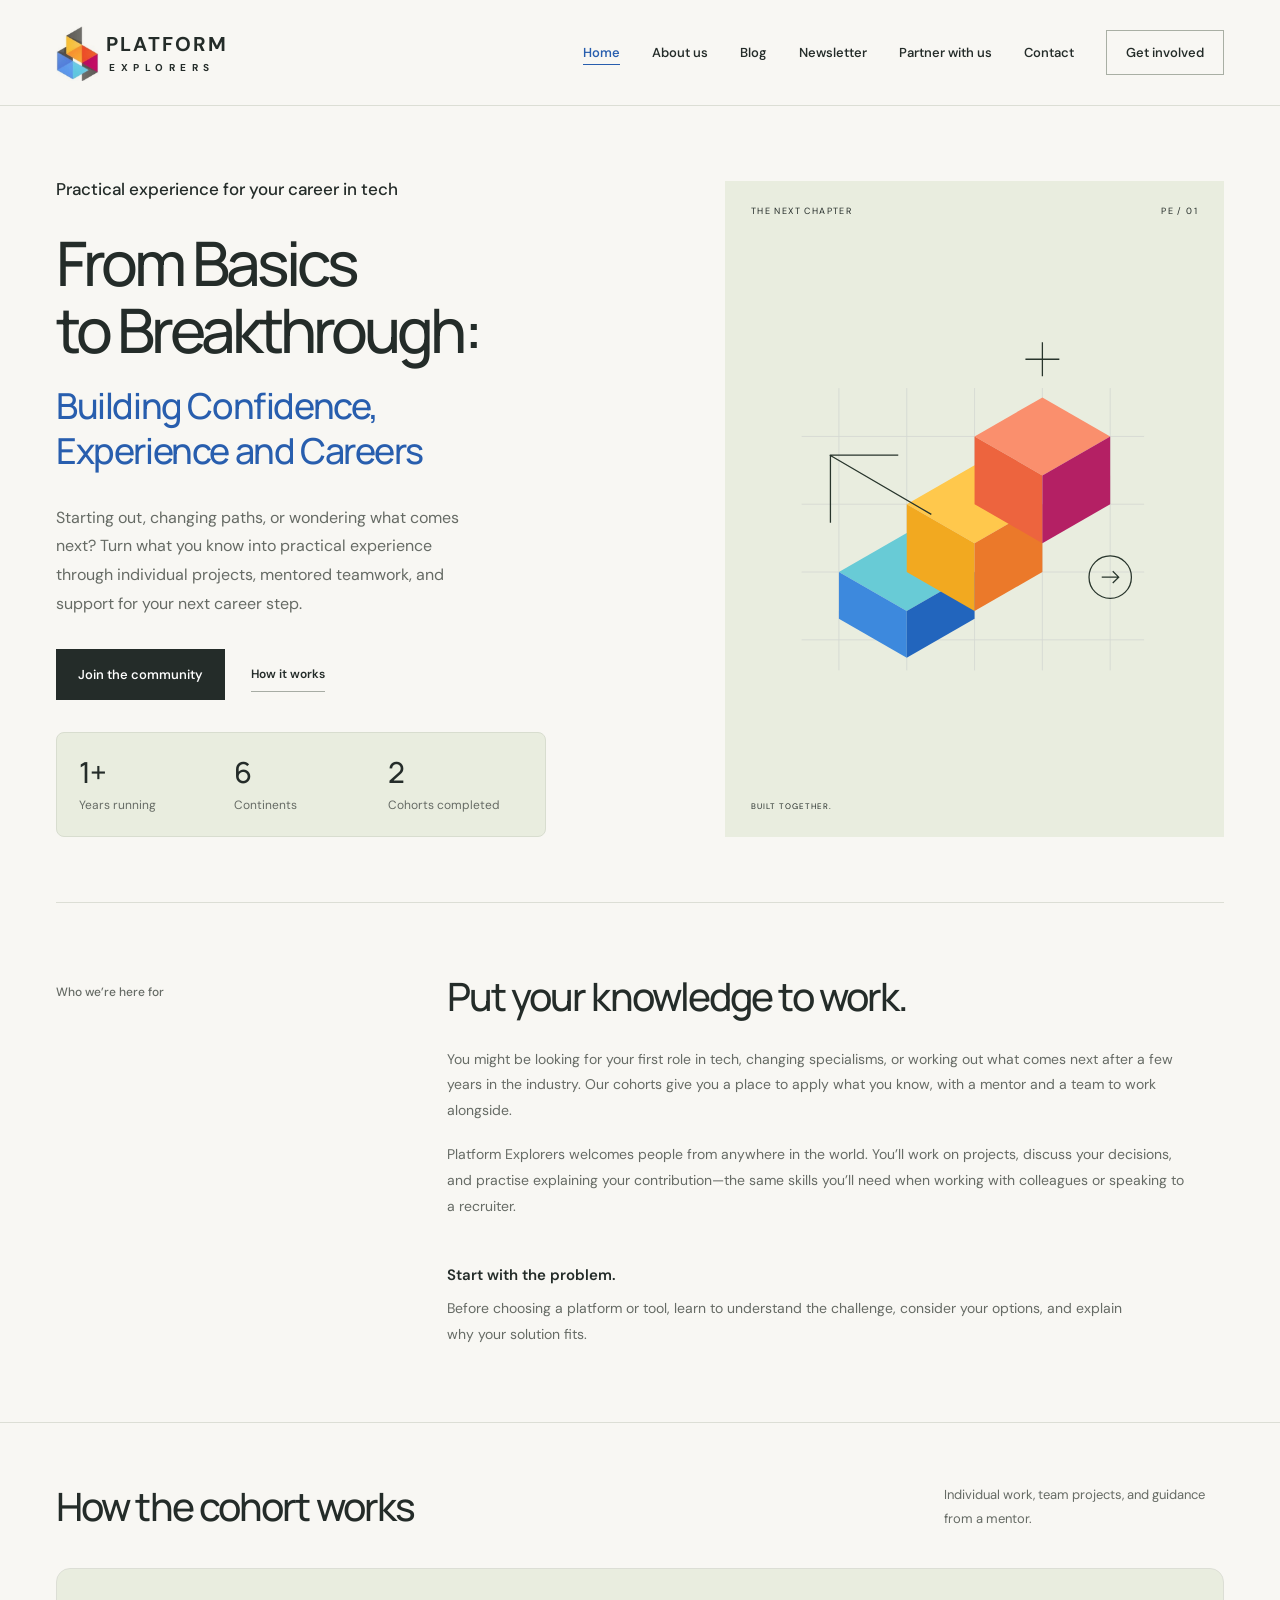
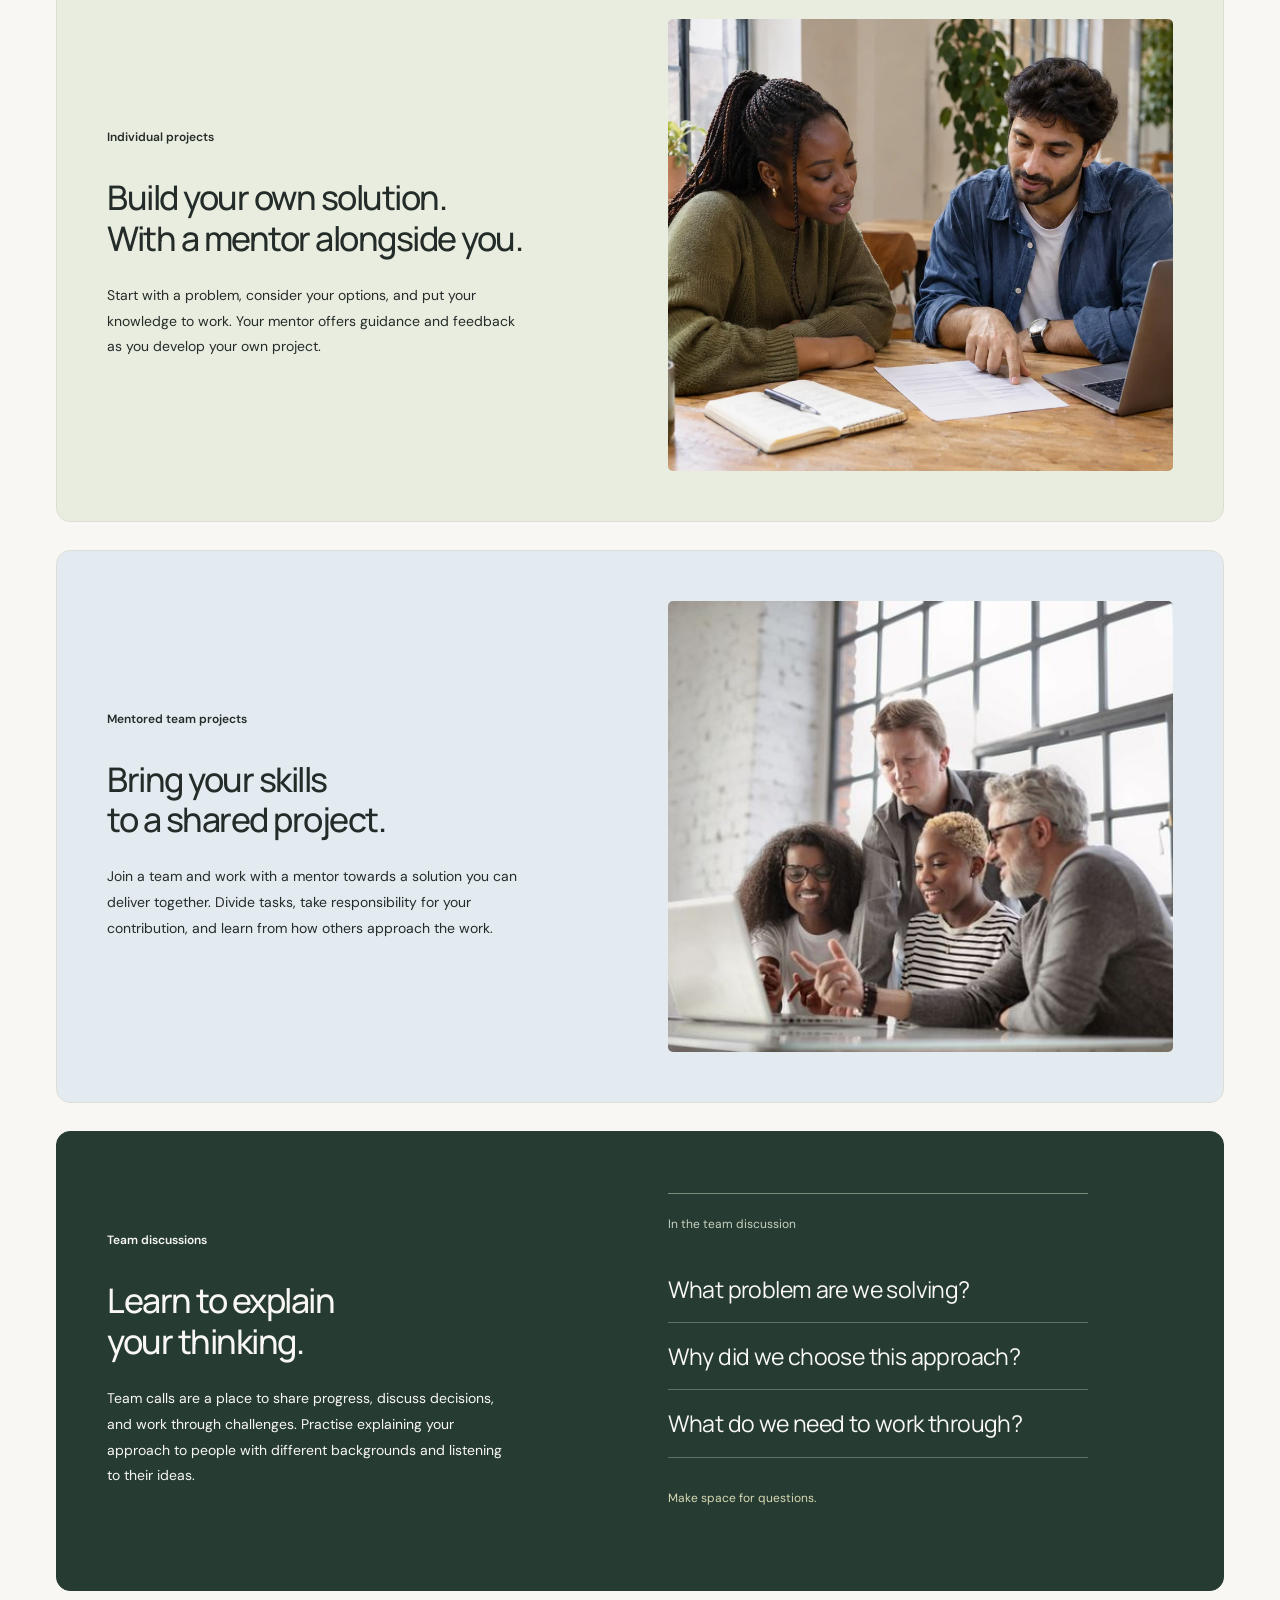
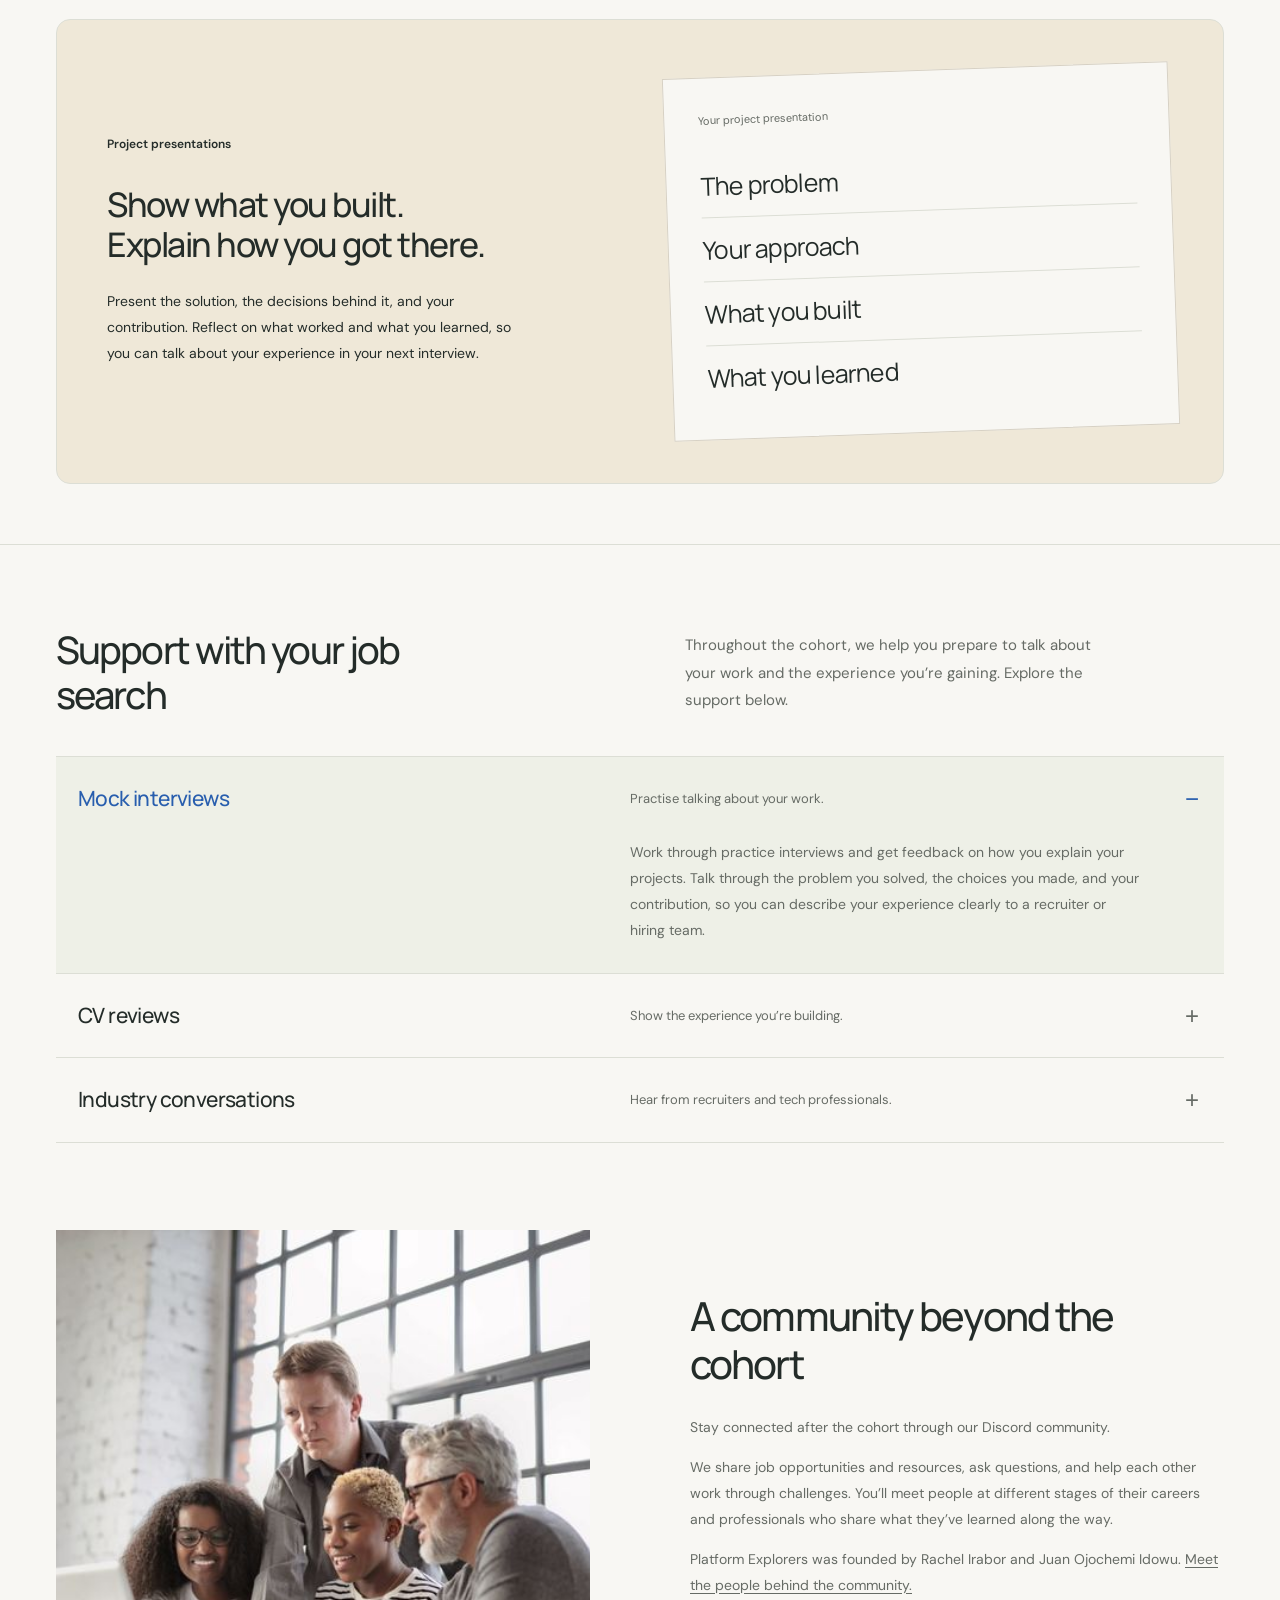
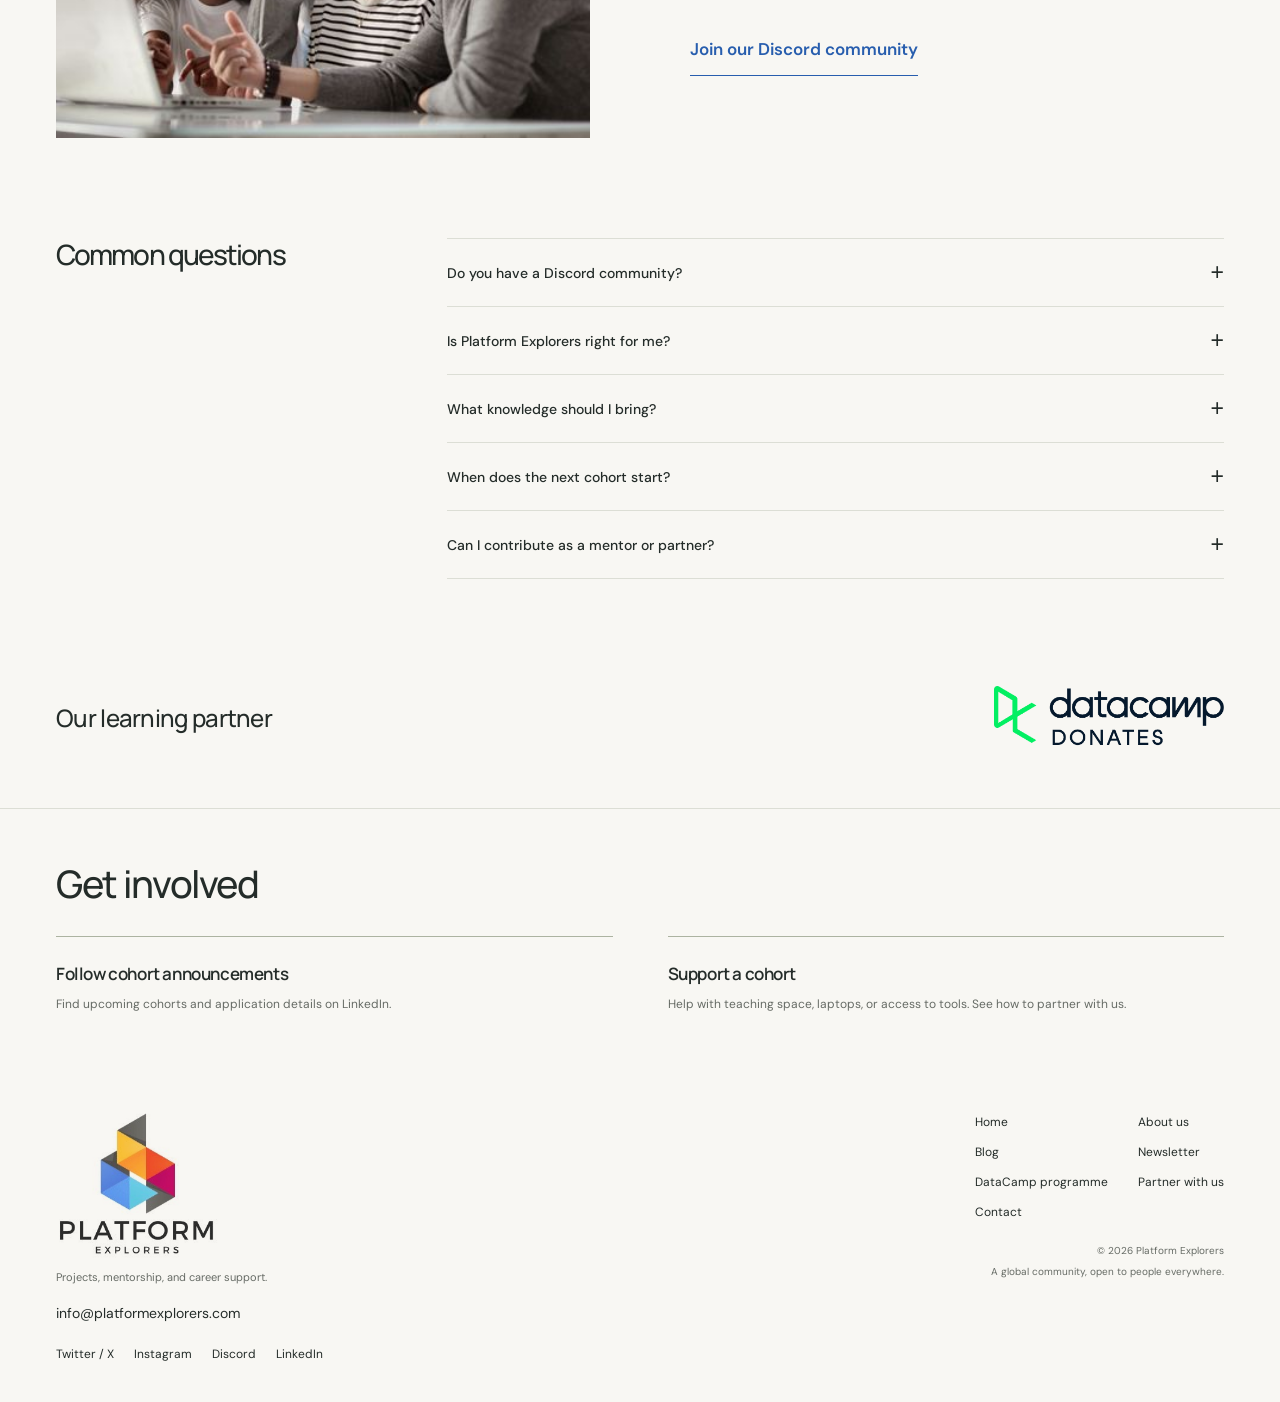
<file: index.html>
<!doctype html>
<html lang="en">
<head>
  <meta charset="utf-8">
  <meta name="viewport" content="width=device-width, initial-scale=1">
  <meta name="theme-color" content="#f6f5f1">
  <meta name="description" content="Starting out, changing paths, or planning your next step in tech? Build practical experience through individual projects, mentored teamwork, communication, and career support with Platform Explorers.">
  <title>Platform Explorers — Put your skills to work.</title>
  <link rel="canonical" href="https://platformexplorers.com/">
  <meta property="og:type" content="website">
  <meta property="og:site_name" content="Platform Explorers">
  <meta property="og:url" content="https://platformexplorers.com/">
  <meta property="og:title" content="Platform Explorers — Put your skills to work.">
  <meta property="og:description" content="Starting out, changing paths, or planning your next step in tech? Build practical experience through individual projects, mentored teamwork, communication, and career support with Platform Explorers.">
  <link rel="icon" href="assets/favicon.svg" type="image/svg+xml">
  <link rel="stylesheet" href="styles.css">
  <link rel="stylesheet" href="home.css">
  <script src="script.js" defer></script>
</head>
<body>
  <a class="skip" href="#main">Skip to content</a>
  <header class="header">
    <a class="brand" href="#" aria-label="Platform Explorers home"><span class="logo-crop"><img src="assets/logo.jpg" alt=""></span><span>PLATFORM<span class="brand-small">EXPLORERS</span></span></a>
    <button class="menu-toggle" aria-expanded="false" aria-controls="navigation">Menu <span>＋</span></button>
    <nav id="navigation" aria-label="Main navigation"><a href="index.html" aria-current="page">Home</a><a href="about.html">About us</a><a href="blog.html">Blog</a><a href="newsletter.html">Newsletter</a><a href="partners.html">Partner with us</a><a href="contact.html">Contact</a><a class="nav-cta" href="#get-involved">Get involved </a></nav>
  </header>
  <main id="main">
    <section class="hero wrap">
      <div class="hero-copy"><p class="eyebrow">Practical experience for your career in tech</p><h1>From Basics<br>to Breakthrough:<span class="hero-headline-detail">Building Confidence,<br>Experience and Careers</span></h1><p class="hero-intro">Starting out, changing paths, or wondering what comes next? Turn what you know into practical experience through individual projects, mentored teamwork, and support for your next career step.</p><div class="hero-actions"><a class="button primary" href="https://discord.gg/9USF3U8Ch" target="_blank" rel="noopener noreferrer">Join the community</a><a class="text-link" href="#cohort">How it works</a></div>
        <dl class="hero-milestones" aria-label="Our community so far">
          <div><dt>Years running</dt><dd>1+</dd></div>
          <div><dt>Continents</dt><dd>6</dd></div>
          <div><dt>Cohorts completed</dt><dd>2</dd></div>
        </dl>
      </div>
      <div class="hero-art" aria-label="An illustrated path from foundational skills to practical experience">
        <div class="art-top"><span>THE NEXT CHAPTER</span><span>PE / 01</span></div>
        <svg class="path-art" viewBox="0 0 500 460" fill="none" role="img" aria-label="Colorful building blocks forming an upward path"><path d="M46 382H450M46 302H450M46 222H450M46 142H450M90 85V418M170 85V418M250 85V418M330 85V418M410 85V418" stroke="#d5d8d3" stroke-width="1"/><path d="M90 302L170 256L250 302L170 348Z" fill="#68cbd6"/><path d="M90 302V357L170 403V348Z" fill="#3d89dd"/><path d="M170 348L250 302V357L170 403Z" fill="#2265bd"/><path d="M170 222L250 176L330 222L250 268Z" fill="#ffc84c"/><path d="M170 222V302L250 348V268Z" fill="#f2a920"/><path d="M250 268L330 222V302L250 348Z" fill="#eb792a"/><path d="M250 142L330 96L410 142L330 188Z" fill="#fa8f6d"/><path d="M250 142V222L330 268V188Z" fill="#ed643e"/><path d="M330 188L410 142V222L330 268Z" fill="#b42064"/><path d="M80 244V164H160M79 164L199 234" stroke="#28352c" stroke-width="1.5"/><path d="M330 71V31M310 51H350" stroke="#28352c" stroke-width="1.5"/><circle cx="410" cy="308" r="25" stroke="#28352c" stroke-width="1.5"/><path d="M400 308H420M413 301L420 308L413 315" stroke="#28352c" stroke-width="1.5"/></svg>
        <div class="art-bottom"><span class="art-label">BUILT TOGETHER. </span></div>
      </div>
    </section>
    <section class="intro-section wrap" id="approach"><p class="eyebrow section-label">Who we’re here for</p><div><h2>Put your knowledge to work.</h2><div class="intro-columns"><p>You might be looking for your first role in tech, changing specialisms, or working out what comes next after a few years in the industry. Our cohorts give you a place to apply what you know, with a mentor and a team to work alongside.</p><p>Platform Explorers welcomes people from anywhere in the world. You’ll work on projects, discuss your decisions, and practise explaining your contribution—the same skills you’ll need when working with colleagues or speaking to a recruiter.</p></div><p class="note"><span>Start with the problem.</span> Before choosing a platform or tool, learn to understand the challenge, consider your options, and explain why your solution fits.</p></div></section>
    <section class="experience-section" id="cohort" aria-labelledby="cohort-heading">
      <div class="wrap">
        <div class="section-heading"><div><h2 id="cohort-heading">How the cohort works</h2></div><p>Individual work, team projects, and guidance from a mentor.</p></div>
        <div class="cohort-panels">
          <article class="cohort-panel cohort-individual">
            <div class="cohort-panel-copy"><p class="cohort-stage">Individual projects</p><h3>Build your own solution.<br>With a mentor alongside you.</h3><p>Start with a problem, consider your options, and put your knowledge to work. Your mentor offers guidance and feedback as you develop your own project.</p></div>
            <div class="cohort-panel-image"><img src="assets/career-mentoring.webp" width="1200" height="800" alt="Illustrative scene of a participant reviewing their work with a mentor" loading="lazy" decoding="async"></div>
          </article>
          <article class="cohort-panel cohort-team">
            <div class="cohort-panel-copy"><p class="cohort-stage">Mentored team projects</p><h3>Bring your skills<br>to a shared project.</h3><p>Join a team and work with a mentor towards a solution you can deliver together. Divide tasks, take responsibility for your contribution, and learn from how others approach the work.</p></div>
            <div class="cohort-panel-image"><img src="assets/community-collaboration-1200.jpg" srcset="assets/community-collaboration-640.jpg 640w, assets/community-collaboration-1200.jpg 1200w" sizes="(max-width: 760px) calc(100vw - 80px), 43vw" width="1200" height="800" alt="Colleagues sharing ideas around a laptop" loading="lazy" decoding="async"></div>
          </article>
          <article class="cohort-panel cohort-discussion">
            <div class="cohort-panel-copy"><p class="cohort-stage">Team discussions</p><h3>Learn to explain<br>your thinking.</h3><p>Team calls are a place to share progress, discuss decisions, and work through challenges. Practise explaining your approach to people with different backgrounds and listening to their ideas.</p></div>
            <div class="cohort-discussion-note" aria-label="Questions to explore with your team"><p>In the team discussion</p><ul><li>What problem are we solving?</li><li>Why did we choose this approach?</li><li>What do we need to work through?</li></ul><span>Make space for questions.</span></div>
          </article>
          <article class="cohort-panel cohort-presentation">
            <div class="cohort-panel-copy"><p class="cohort-stage">Project presentations</p><h3>Show what you built.<br>Explain how you got there.</h3><p>Present the solution, the decisions behind it, and your contribution. Reflect on what worked and what you learned, so you can talk about your experience in your next interview.</p></div>
            <div class="cohort-presentation-note" aria-label="A structure for your project presentation"><span>Your project presentation</span><div><p>The problem</p><p>Your approach</p><p>What you built</p><p>What you learned</p></div></div>
          </article>
        </div>
      </div>
    </section>
    <section class="career-section wrap" aria-labelledby="career-heading">
      <div class="career-overview"><h2 id="career-heading">Support with your job search</h2><p class="career-intro">Throughout the cohort, we help you prepare to talk about your work and the experience you’re gaining. Explore the support below.</p></div>
      <div class="career-support">
        <details name="career-support" open>
          <summary><h3>Mock interviews</h3><span class="career-preview">Practise talking about your work.</span><span class="career-toggle" aria-hidden="true">+</span></summary>
          <div class="career-detail-body"><p>Work through practice interviews and get feedback on how you explain your projects. Talk through the problem you solved, the choices you made, and your contribution, so you can describe your experience clearly to a recruiter or hiring team.</p></div>
        </details>
        <details name="career-support">
          <summary><h3>CV reviews</h3><span class="career-preview">Show the experience you’re building.</span><span class="career-toggle" aria-hidden="true">+</span></summary>
          <div class="career-detail-body"><p>Get feedback on your CV and guidance on how to present your skills and project experience. Make your contribution clear, including what you built independently and what you delivered with your team.</p></div>
        </details>
        <details name="career-support">
          <summary><h3>Industry conversations</h3><span class="career-preview">Hear from recruiters and tech professionals.</span><span class="career-toggle" aria-hidden="true">+</span></summary>
          <div class="career-detail-body"><p>Meet professionals who share their career journeys and recruiters who explain what they look for. Ask questions, learn from their experience, and take those insights into your job search.</p></div>
        </details>
      </div>
    </section>
<section class="community-section wrap" id="community"><figure class="community-photo"><img src="assets/community-collaboration-1200.jpg" srcset="assets/community-collaboration-640.jpg 640w, assets/community-collaboration-1200.jpg 1200w" sizes="(max-width: 760px) calc(100vw - 40px), 43vw" width="1200" height="800" alt="Four colleagues collaborating around a laptop at a table in a bright shared workspace" loading="lazy" decoding="async"></figure><div class="community-copy"><h2>A community beyond the cohort</h2><p>Stay connected after the cohort through our Discord community.</p><p>We share job opportunities and resources, ask questions, and help each other work through challenges. You’ll meet people at different stages of their careers and professionals who share what they’ve learned along the way.</p><p>Platform Explorers was founded by Rachel Irabor and Juan Ojochemi Idowu. <a class="inline-link" href="about.html">Meet the people behind the community.</a></p><a class="text-link" href="https://discord.gg/9USF3U8Ch" target="_blank" rel="noopener noreferrer">Join our Discord community </a></div></section>
    <section class="faq-section wrap"><h2>Common questions</h2><div class="faq-list"><details><summary>Do you have a Discord community?<span class="expand-icon">+</span></summary><p>Yes. Our Discord community is a place to connect with fellow explorers, find shared opportunities and resources, ask questions, and share what you’re learning. <a href="https://discord.gg/9USF3U8Ch" target="_blank" rel="noopener noreferrer">Join our Discord community</a> to get involved.</p></details><details><summary>Is Platform Explorers right for me?<span class="expand-icon">+</span></summary><p>We welcome people starting their careers, changing paths, or already working in tech and looking for direction. If you have foundational knowledge and want to build practical experience, collaborate with others, and communicate your work more confidently, this community could be for you.</p></details><details><summary>What knowledge should I bring?<span class="expand-icon">+</span></summary><p>You should have foundational knowledge in the area you want to explore. The cohort helps you apply that knowledge through individual and team projects. Both people building their first project experience and those developing an existing career can benefit.</p></details><details><summary>When does the next cohort start?<span class="expand-icon">+</span></summary><p>Follow our <a href="https://www.linkedin.com/company/platform-explorers/" target="_blank" rel="noopener noreferrer">LinkedIn page</a> for announcements about the next cohort, available tracks, and how to apply. We share confirmed details there.</p></details><details><summary>Can I contribute as a mentor or partner?<span class="expand-icon">+</span></summary><p>We welcome conversations with industry professionals and organizations interested in supporting early-career talent. Email <a href="mailto:info@platformexplorers.com">info@platformexplorers.com</a> to introduce yourself and how you’d like to contribute.</p></details></div></section>
    <section class="home-partner wrap" aria-labelledby="home-partner-heading"><h2 id="home-partner-heading">Our learning partner</h2><a href="scholarship/" aria-label="Explore the DataCamp learning programme and registration"><img src="assets/datacamp-donates.png" alt="DataCamp Donates" width="1630" height="450" loading="lazy"></a></section>
    <section class="get-involved" id="get-involved"><div class="wrap"><div class="cta-heading"><h2>Get involved</h2></div><div class="join-options"><a href="https://www.linkedin.com/company/platform-explorers/" target="_blank" rel="noopener noreferrer"><div><h3>Follow cohort announcements</h3><p>Find upcoming cohorts and application details on LinkedIn.</p></div></a><a href="partners.html"><div><h3>Support a cohort</h3><p>Help with teaching space, laptops, or access to tools. See how to partner with us.</p></div></a></div></div></section>
  </main>
  <footer class="wrap"><div class="footer-left"><a class="footer-logo" href="index.html" aria-label="Platform Explorers home"><img src="assets/logo.jpg" alt="Platform Explorers" width="500" height="500"></a><p>Projects, mentorship, and career support.</p><a class="footer-email" href="mailto:info@platformexplorers.com">info@platformexplorers.com</a><nav class="footer-socials" aria-label="Social media"><a href="https://x.com/platexplorers" target="_blank" rel="noopener noreferrer">Twitter / X</a><a href="https://www.instagram.com/platform_explorers/" target="_blank" rel="noopener noreferrer">Instagram</a><a href="https://discord.gg/9USF3U8Ch" target="_blank" rel="noopener noreferrer">Discord</a><a href="https://www.linkedin.com/company/platform-explorers/" target="_blank" rel="noopener noreferrer">LinkedIn</a></nav></div><div class="footer-right"><nav class="footer-links" aria-label="Footer navigation"><a href="index.html" aria-current="page">Home</a><a href="about.html">About us</a><a href="blog.html">Blog</a><a href="newsletter.html">Newsletter</a><a href="scholarship/">DataCamp programme</a><a href="partners.html">Partner with us</a><a href="contact.html">Contact</a></nav><span>© <span id="year">2026</span> Platform Explorers</span><span>A global community, open to people everywhere.</span></div></footer>
</body>
</html>
</file>
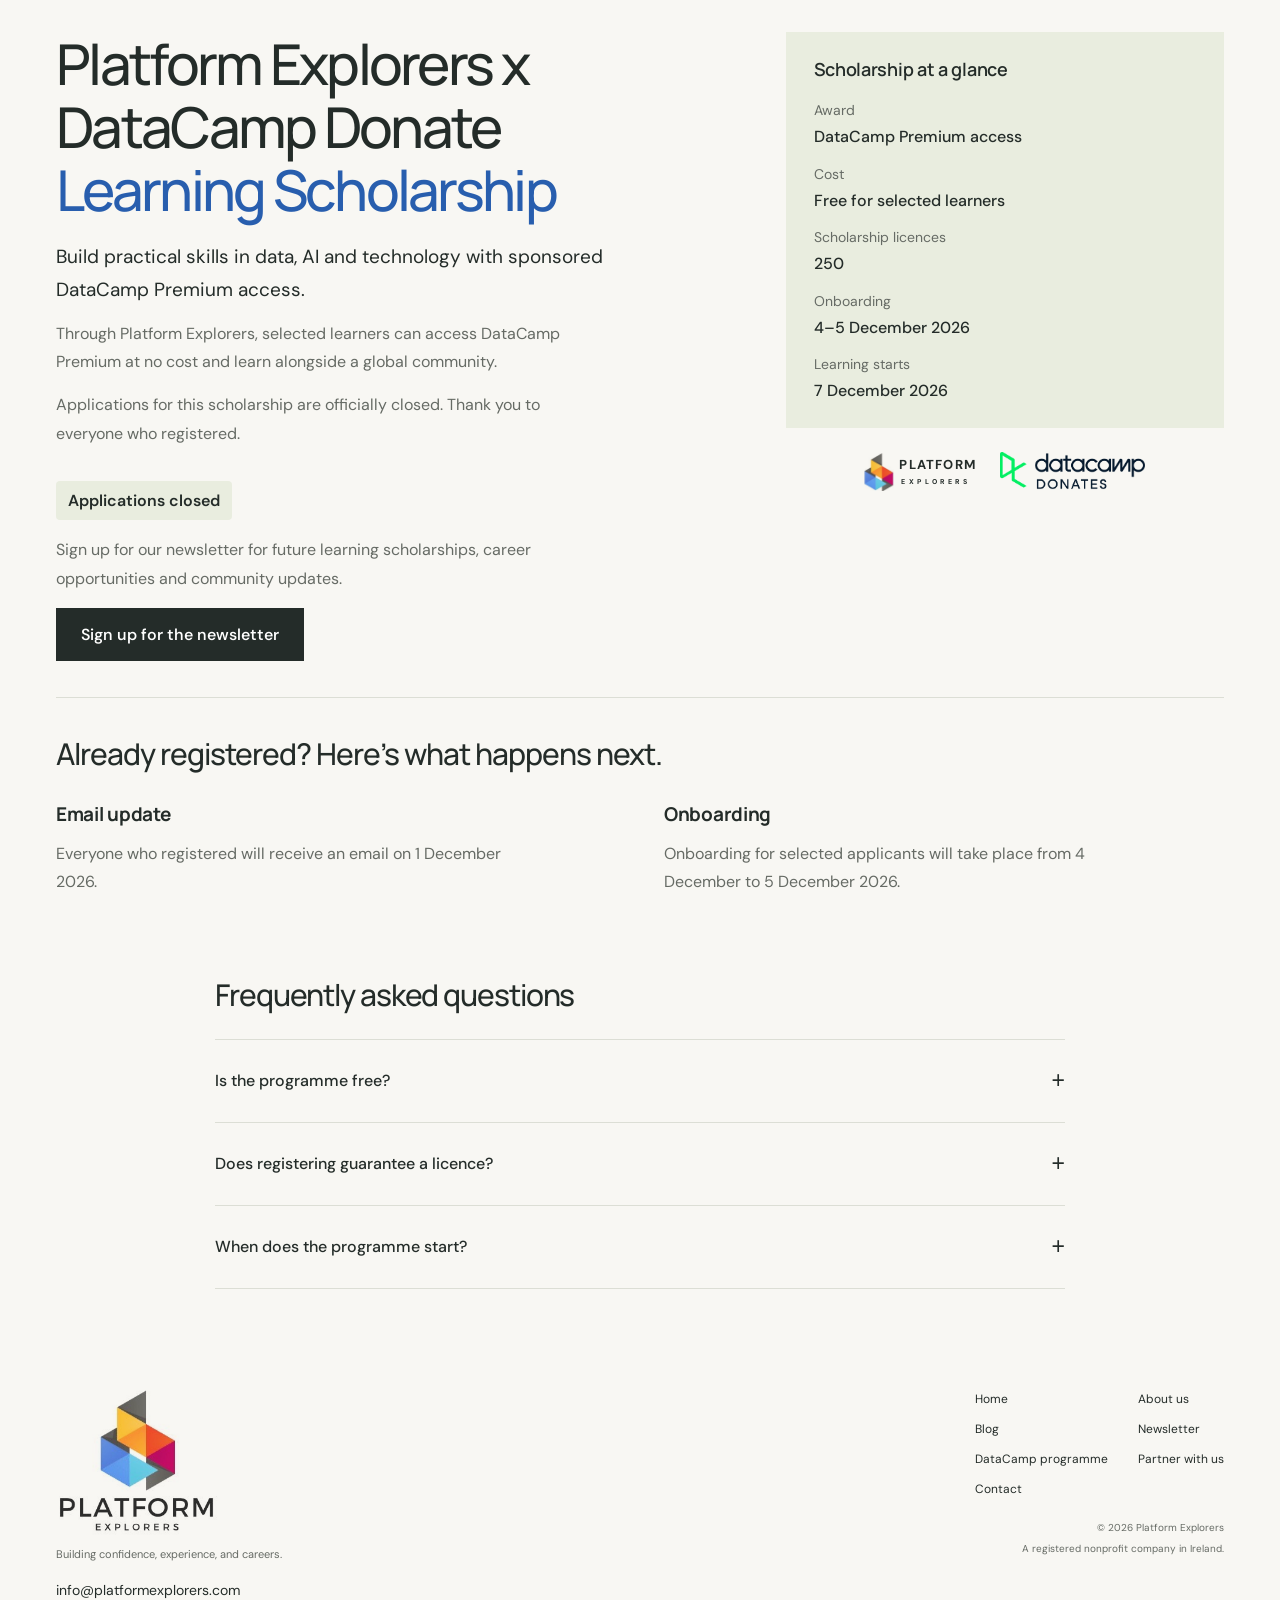
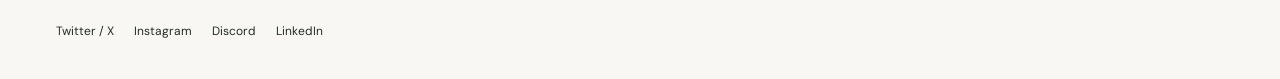
<file: scholarship/index.html>
<!doctype html>
<html lang="en">
<head>
  <meta charset="utf-8">
  <meta name="viewport" content="width=device-width, initial-scale=1">
  <meta name="theme-color" content="#f8f7f3">
  <meta name="description" content="Scholarship applications are officially closed. All registered applicants will be emailed on 1 December 2026. Selected applicants will be onboarded on 4–5 December 2026.">
  <title>Scholarship Applications Closed — Platform Explorers</title>
  <link rel="canonical" href="https://platformexplorers.com/scholarship/">
  <meta property="og:type" content="website">
  <meta property="og:site_name" content="Platform Explorers">
  <meta property="og:url" content="https://platformexplorers.com/scholarship/">
  <meta property="og:title" content="Scholarship Applications Closed — Platform Explorers">
  <meta property="og:description" content="Scholarship applications are officially closed. All registered applicants will be emailed on 1 December 2026. Selected applicants will be onboarded on 4–5 December 2026.">
  <link rel="icon" href="../assets/favicon.svg" type="image/svg+xml">
  <link rel="stylesheet" href="../styles.css">
  <link rel="stylesheet" href="../datacamp.css">
</head>
<body>
  <a class="skip" href="#main">Skip to content</a>
  <main id="main">
    <section class="registration-hero wrap" aria-labelledby="donates-heading">
      <div class="registration-intro">
        <h1 id="donates-heading">Platform Explorers x DataCamp Donate<br><span>Learning Scholarship</span></h1>
        <p class="registration-lead">Build practical skills in data, AI and technology with sponsored DataCamp Premium access.</p>
        <p class="registration-description">Through Platform Explorers, selected learners can access DataCamp Premium at no cost and learn alongside a global community.</p>
        <p class="registration-description">Applications for this scholarship are officially closed. Thank you to everyone who registered.</p>
        <p class="registration-label scholarship-closed-label">Applications closed</p>
        <p class="registration-description">Sign up for our newsletter for future learning scholarships, career opportunities and community updates.</p>
        <a class="button primary" href="../newsletter.html">Sign up for the newsletter</a>
      </div>
      <div class="scholarship-summary-group">
      <aside class="registration-summary" aria-label="Scholarship at a glance">
        <h2>Scholarship at a glance</h2>
        <dl>
          <div><dt>Award</dt><dd>DataCamp Premium access</dd></div>
          <div><dt>Cost</dt><dd>Free for selected learners</dd></div>
          <div><dt>Scholarship licences</dt><dd>250</dd></div>
          <div><dt>Onboarding</dt><dd><time datetime="2026-12-04">4</time>–<time datetime="2026-12-05">5 December 2026</time></dd></div>
          <div><dt>Learning starts</dt><dd><time datetime="2026-12-07">7 December 2026</time></dd></div>
        </dl>
      </aside>

        <div class="scholarship-logos" aria-label="Platform Explorers and DataCamp Donates">
          <div class="scholarship-brand-pe" role="img" aria-label="Platform Explorers"><span class="logo-crop"><img src="../assets/logo.jpg" alt=""></span><span class="scholarship-brand-name">PLATFORM<span>EXPLORERS</span></span></div>
          <img class="scholarship-brand-datacamp" src="../assets/datacamp-donates.png" alt="DataCamp Donates" width="1630" height="450">
        </div>
      </div>
    </section>
    <section class="scholarship-next wrap" id="apply" aria-labelledby="next-heading">
      <h2 id="next-heading">Already registered? Here’s what happens next.</h2>
      <div class="scholarship-next-steps">
        <article><h3>Email update</h3><p>Everyone who registered will receive an email on <time datetime="2026-12-01">1 December 2026</time>.</p></article>
        <article><h3>Onboarding</h3><p>Onboarding for selected applicants will take place from <time datetime="2026-12-04">4 December</time> to <time datetime="2026-12-05">5 December 2026</time>.</p></article>
      </div>
    </section>
    <section class="registration-faq wrap" aria-labelledby="donates-faq-heading"><div class="registration-faq-inner"><h2 id="donates-faq-heading">Frequently asked questions</h2><div class="faq-list">
      <details><summary>Is the programme free?<span class="expand-icon" aria-hidden="true">+</span></summary><p>Yes. Selected participants receive DataCamp learning access at no cost.</p></details>
      <details><summary>Does registering guarantee a licence?<span class="expand-icon" aria-hidden="true">+</span></summary><p>No. Licences are limited and applications will be reviewed.</p></details>
      <details><summary>When does the programme start?<span class="expand-icon" aria-hidden="true">+</span></summary><p>Onboarding for selected applicants takes place on <time datetime="2026-12-04">4</time>–<time datetime="2026-12-05">5 December 2026</time>, and the learning programme starts <time datetime="2026-12-07">7 December 2026</time>.</p></details>
    </div></div></section>
  </main>
  <footer class="wrap"><div class="footer-left"><a class="footer-logo" href="../index.html" aria-label="Platform Explorers home"><img src="../assets/logo.jpg" alt="Platform Explorers" width="500" height="500"></a><p>Building confidence, experience, and careers.</p><a class="footer-email" href="mailto:info@platformexplorers.com">info@platformexplorers.com</a><nav class="footer-socials" aria-label="Social media"><a href="https://x.com/platexplorers" target="_blank" rel="noopener noreferrer">Twitter / X</a><a href="https://www.instagram.com/platform_explorers/" target="_blank" rel="noopener noreferrer">Instagram</a><a href="https://discord.gg/9USF3U8Ch" target="_blank" rel="noopener noreferrer">Discord</a><a href="https://www.linkedin.com/company/platform-explorers/" target="_blank" rel="noopener noreferrer">LinkedIn</a></nav></div><div class="footer-right"><nav class="footer-links" aria-label="Footer navigation"><a href="../index.html">Home</a><a href="../about.html">About us</a><a href="../blog.html">Blog</a><a href="../newsletter.html">Newsletter</a><a href="../scholarship/" aria-current="page">DataCamp programme</a><a href="../partners.html">Partner with us</a><a href="../contact.html">Contact</a></nav><span>© <span id="year">2026</span> Platform Explorers</span><span>A registered nonprofit company in Ireland.</span></div></footer>
  <script>document.getElementById("year").textContent = new Date().getFullYear();</script>
</body>
</html>
</file>
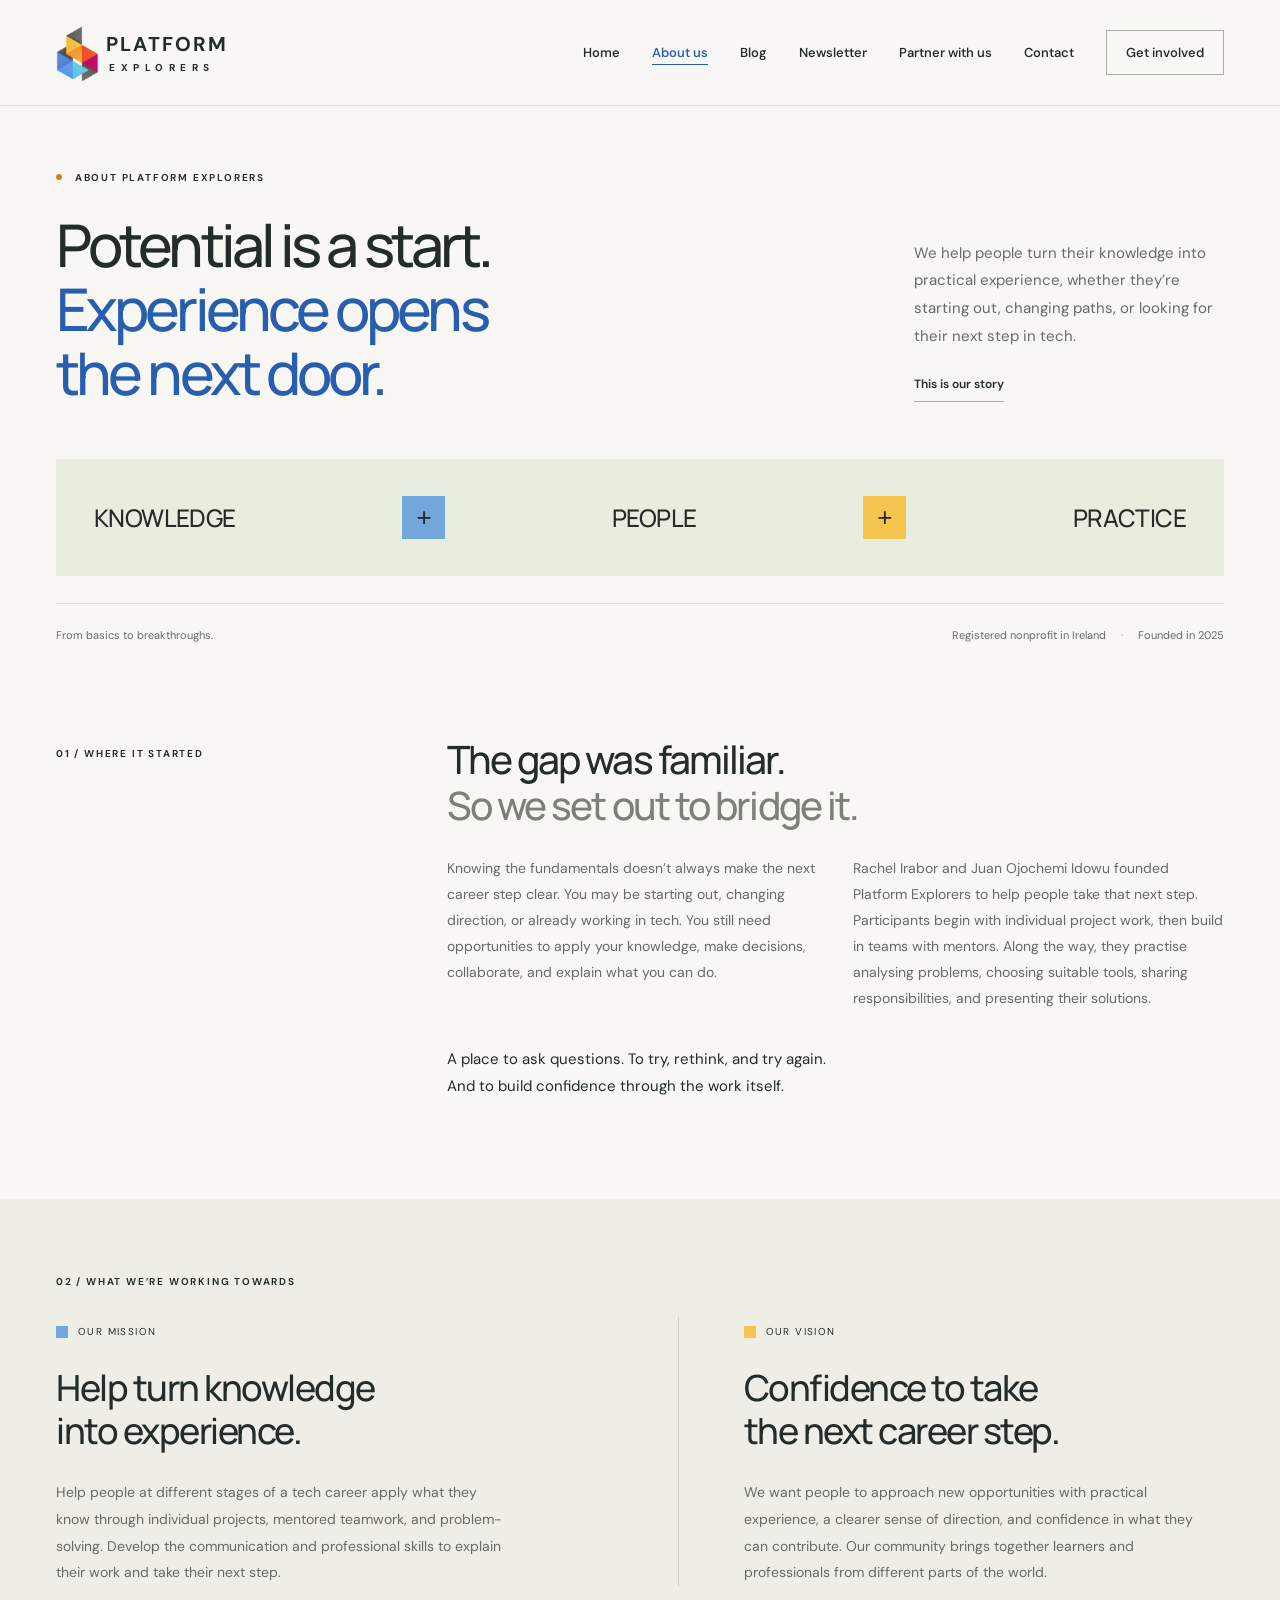
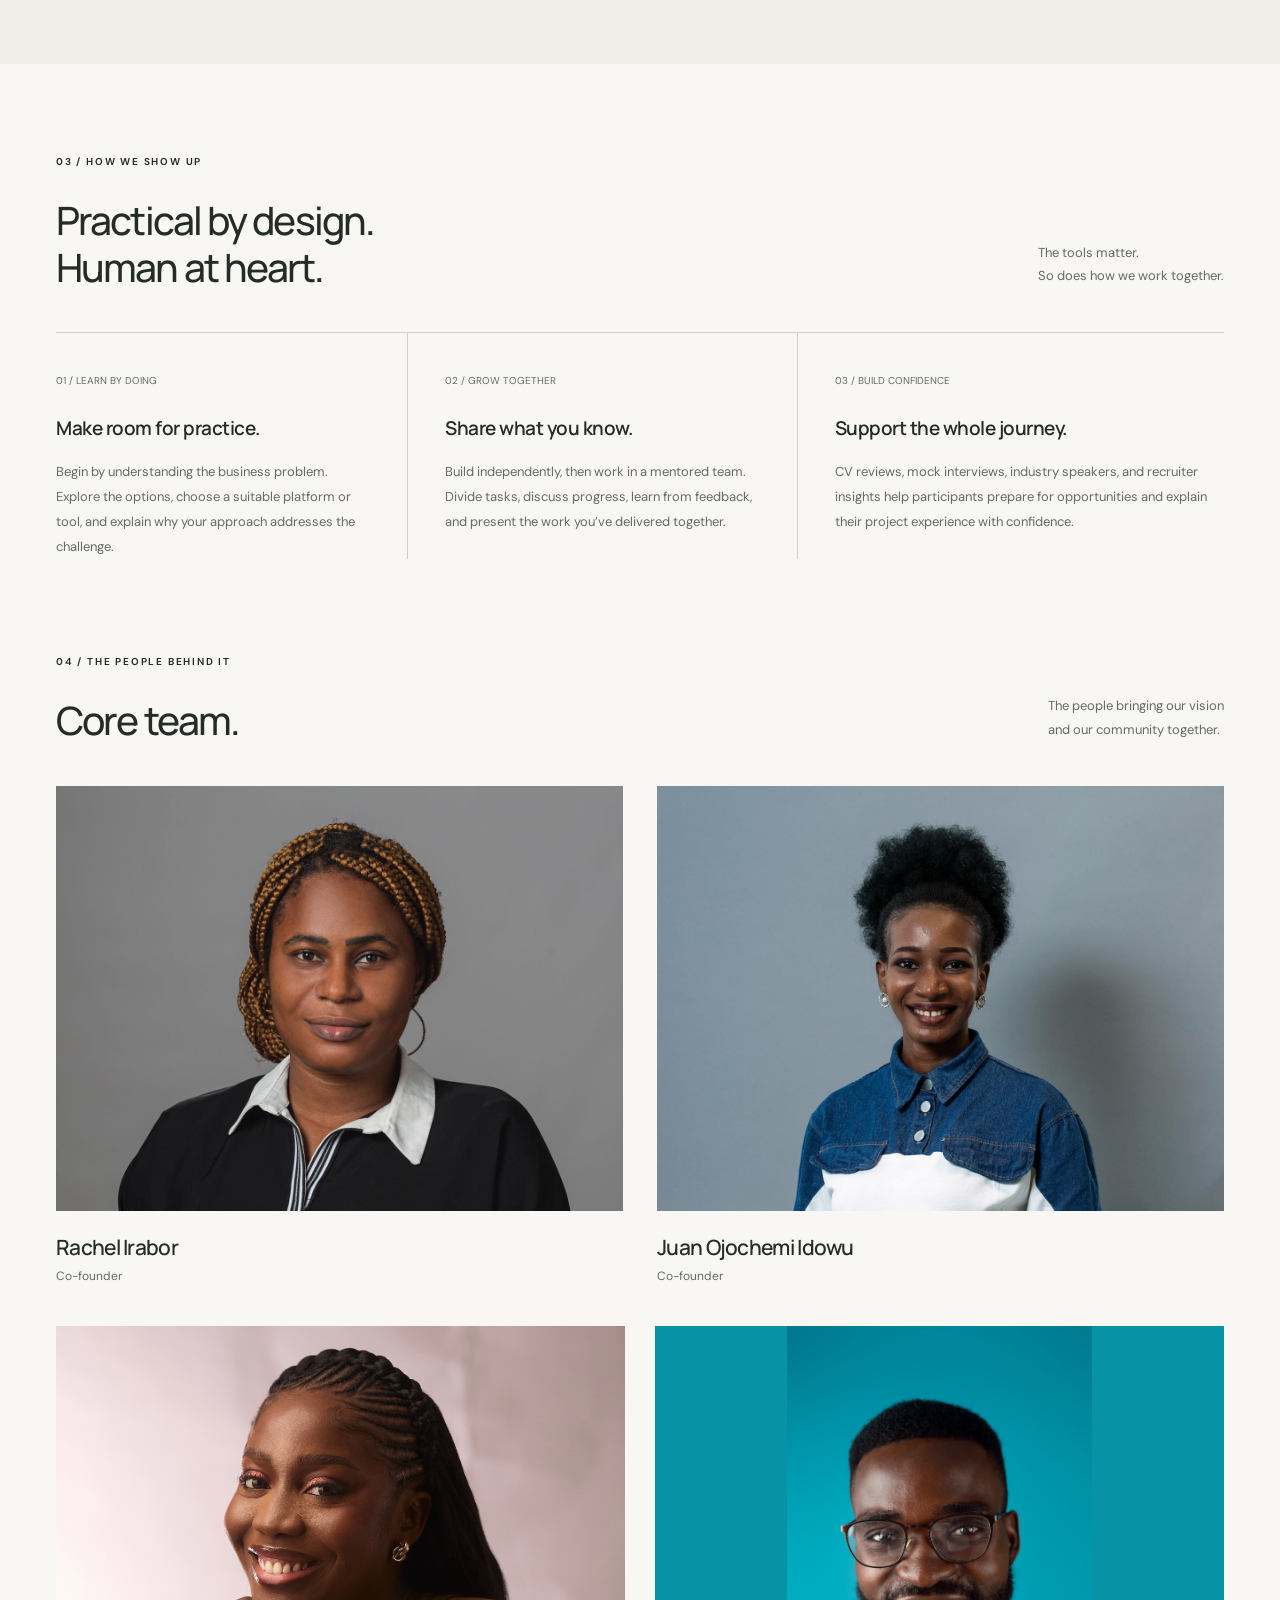
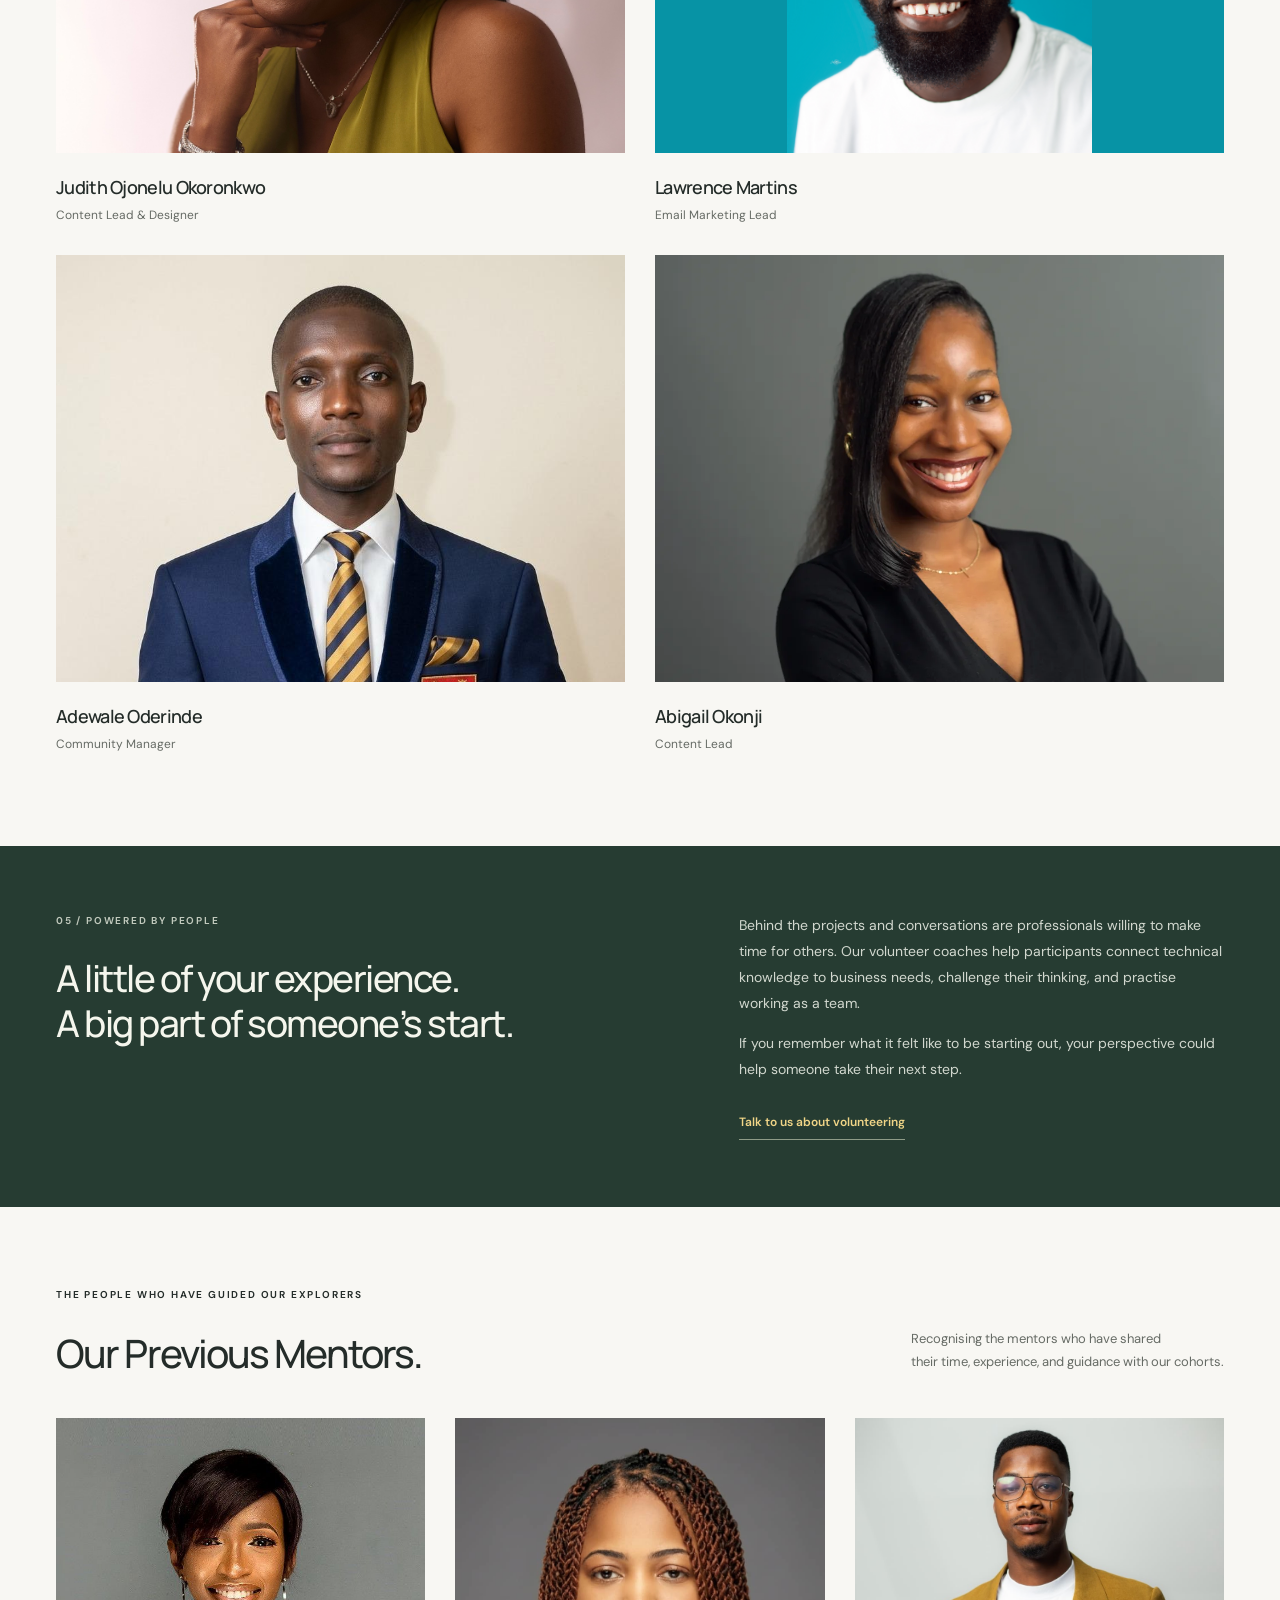
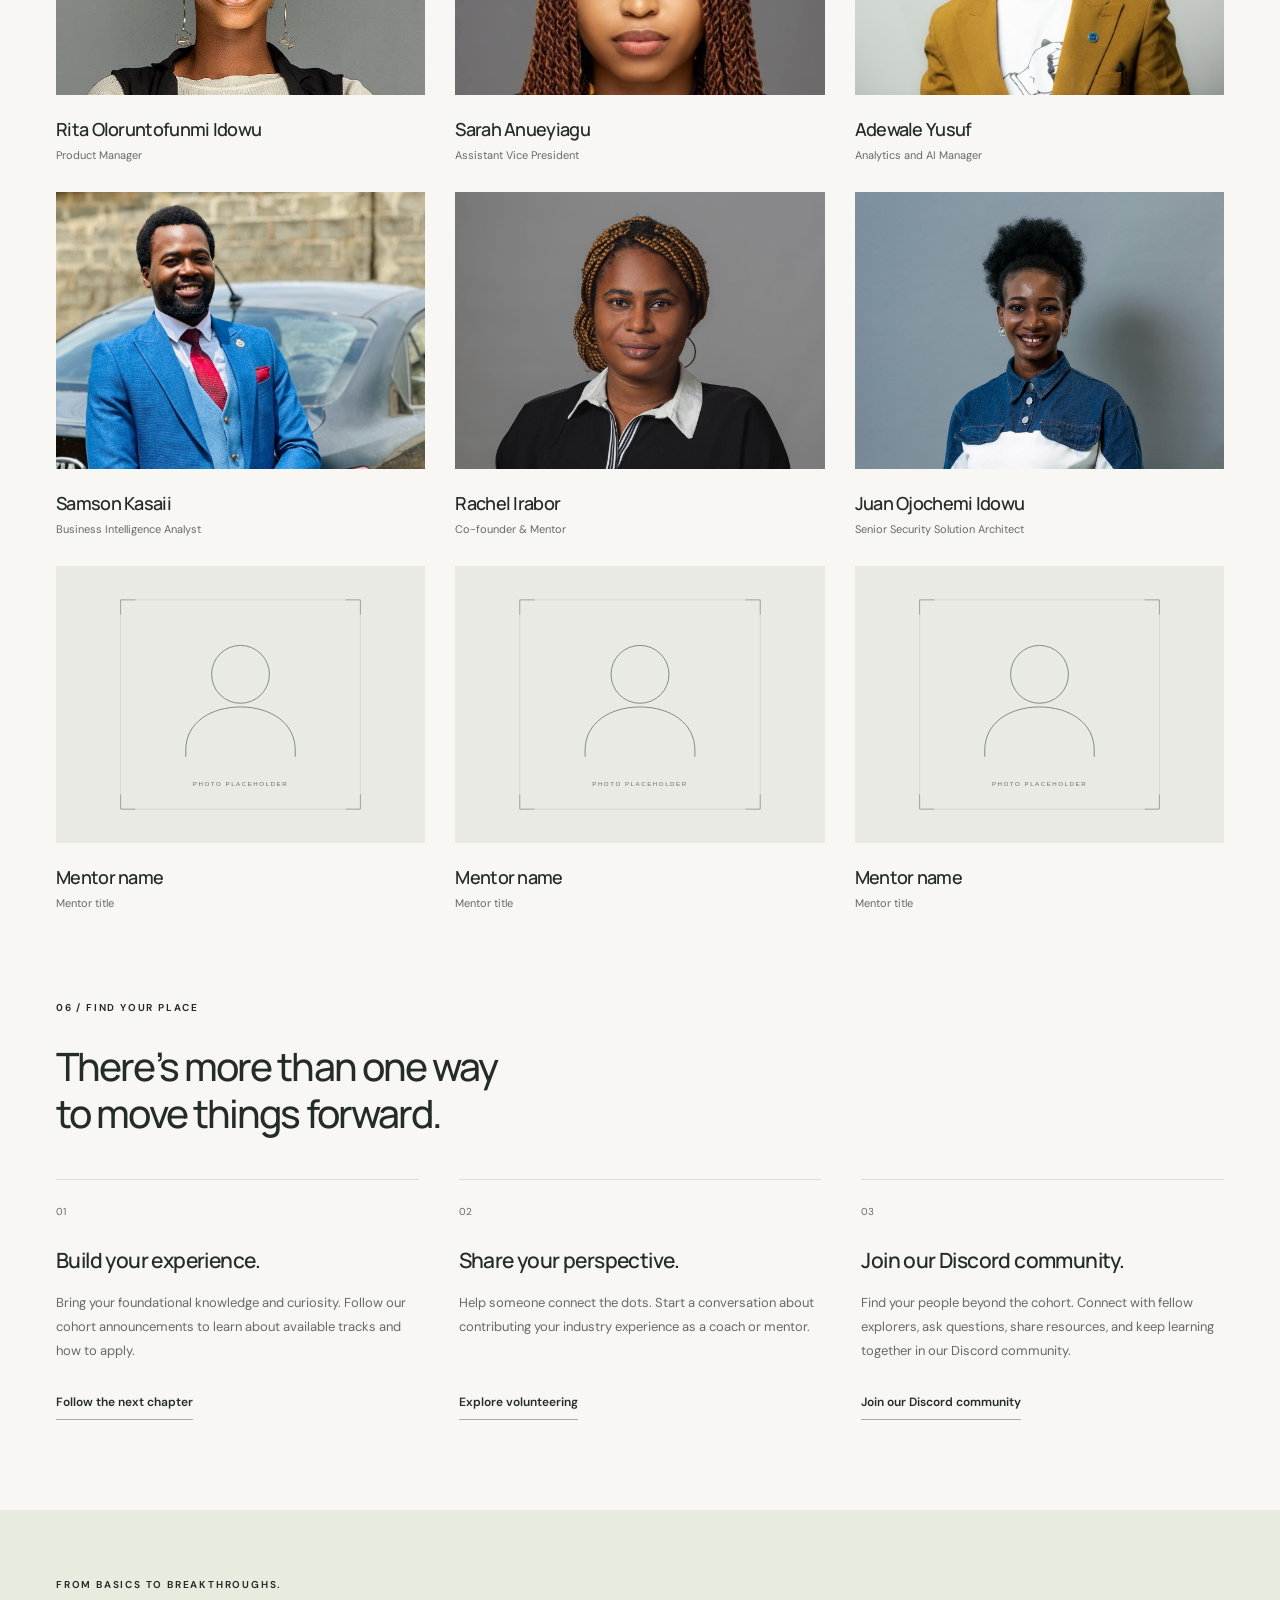
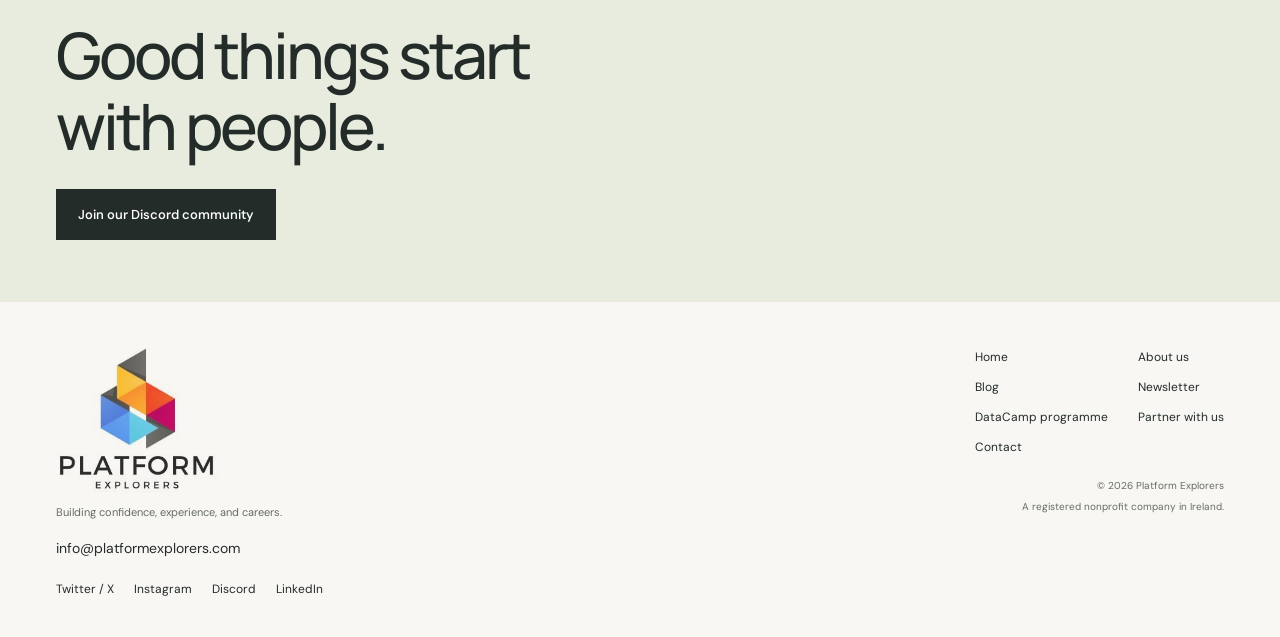
<file: about.html>
<!doctype html>
<html lang="en">
<head>
  <meta charset="utf-8">
  <meta name="viewport" content="width=device-width, initial-scale=1">
  <meta name="theme-color" content="#f6f5f1">
  <meta name="description" content="Meet Platform Explorers, a registered nonprofit company in Ireland helping people start, change direction, and progress in tech through practical projects, mentorship, and career support.">
  <title>About us — Platform Explorers</title>
  <link rel="canonical" href="https://platformexplorers.com/about.html">
  <meta property="og:type" content="website">
  <meta property="og:site_name" content="Platform Explorers">
  <meta property="og:url" content="https://platformexplorers.com/about.html">
  <meta property="og:title" content="About us — Platform Explorers">
  <meta property="og:description" content="Meet Platform Explorers, a registered nonprofit company in Ireland helping people start, change direction, and progress in tech through practical projects, mentorship, and career support.">
  <link rel="icon" href="assets/favicon.svg" type="image/svg+xml">
  <link rel="stylesheet" href="styles.css">
  <link rel="stylesheet" href="about.css">
  <script src="script.js" defer></script>
</head>
<body>
  <a class="skip" href="#main">Skip to content</a>
  <header class="header">
    <a class="brand" href="index.html" aria-label="Platform Explorers home"><span class="logo-crop"><img src="assets/logo.jpg" alt=""></span><span>PLATFORM<span class="brand-small">EXPLORERS</span></span></a>
    <button class="menu-toggle" aria-expanded="false" aria-controls="navigation">Menu <span>＋</span></button>
    <nav id="navigation" aria-label="Main navigation"><a href="index.html">Home</a><a href="about.html" aria-current="page">About us</a><a href="blog.html">Blog</a><a href="newsletter.html">Newsletter</a><a href="partners.html">Partner with us</a><a href="contact.html">Contact</a><a class="nav-cta" href="#get-involved">Get involved </a></nav>
  </header>
  <main id="main">
    <section class="about-hero wrap" aria-labelledby="about-heading">
      <p class="eyebrow"><span class="status-dot"></span> ABOUT PLATFORM EXPLORERS</p>
      <div class="about-hero-grid"><h1 id="about-heading">Potential is a start.<br><span>Experience opens<br>the next door.</span></h1><div class="about-hero-aside"><p>We help people turn their knowledge into practical experience, whether they’re starting out, changing paths, or looking for their next step in tech.</p><a class="text-link" href="#our-story">This is our story </a></div></div>
      <div class="about-banner" aria-hidden="true"><span>KNOWLEDGE</span><span class="banner-block blue">+</span><span>PEOPLE</span><span class="banner-block yellow">+</span><span>PRACTICE</span></div>
      <div class="hero-foot"><span>From basics to breakthroughs.</span><span>Registered nonprofit in Ireland <i>·</i> Founded in 2025</span></div>
    </section>
    <section class="intro-section wrap about-story" id="our-story"><p class="eyebrow section-label">01 / WHERE IT STARTED</p><div><h2>The gap was familiar.<br><span>So we set out to bridge it.</span></h2><div class="intro-columns"><p>Knowing the fundamentals doesn’t always make the next career step clear. You may be starting out, changing direction, or already working in tech. You still need opportunities to apply your knowledge, make decisions, collaborate, and explain what you can do.</p><p>Rachel Irabor and Juan Ojochemi Idowu founded Platform Explorers to help people take that next step. Participants begin with individual project work, then build in teams with mentors. Along the way, they practise analysing problems, choosing suitable tools, sharing responsibilities, and presenting their solutions.</p></div><p class="story-closing">A place to ask questions. To try, rethink, and try again.<br>And to build confidence through the work itself.</p></div></section>
    <section class="purpose-section"><div class="wrap"><p class="eyebrow">02 / WHAT WE’RE WORKING TOWARDS</p><div class="purpose-grid"><article><span class="purpose-label"><span class="mini-block blue"></span> OUR MISSION</span><h2>Help turn knowledge<br>into experience.</h2><p>Help people at different stages of a tech career apply what they know through individual projects, mentored teamwork, and problem-solving. Develop the communication and professional skills to explain their work and take their next step.</p></article><article><span class="purpose-label"><span class="mini-block yellow"></span> OUR VISION</span><h2>Confidence to take<br>the next career step.</h2><p>We want people to approach new opportunities with practical experience, a clearer sense of direction, and confidence in what they can contribute. Our community brings together learners and professionals from different parts of the world.</p></article></div></div></section>
    <section class="about-principles wrap"><div class="section-heading"><div><p class="eyebrow">03 / HOW WE SHOW UP</p><h2>Practical by design.<br>Human at heart.</h2></div><p>The tools matter.<br>So does how we work together.</p></div><div class="experience-grid"><article><span class="step-number">01 / LEARN BY DOING</span><h3>Make room for practice.</h3><p>Begin by understanding the business problem. Explore the options, choose a suitable platform or tool, and explain why your approach addresses the challenge.</p></article><article><span class="step-number">02 / GROW TOGETHER</span><h3>Share what you know.</h3><p>Build independently, then work in a mentored team. Divide tasks, discuss progress, learn from feedback, and present the work you’ve delivered together.</p></article><article><span class="step-number">03 / BUILD CONFIDENCE</span><h3>Support the whole journey.</h3><p>CV reviews, mock interviews, industry speakers, and recruiter insights help participants prepare for opportunities and explain their project experience with confidence.</p></article></div></section>
    <section class="founders-section wrap" id="core-team" aria-labelledby="founders-heading"><div class="section-heading"><div><p class="eyebrow">04 / THE PEOPLE BEHIND IT</p><h2 id="founders-heading">Core team.</h2></div><p>The people bringing our vision<br>and our community together.</p></div><div class="founders-grid"><article class="founder"><div class="team-photo founder-rachel"><img class="rachel-portrait" src="assets/rachel-irabor.jpeg" alt="Rachel Irabor, Co-founder" width="1280" height="1280" loading="lazy"></div><div class="founder-caption"><div><h3>Rachel Irabor</h3><p>Co-founder</p></div></div></article><article class="founder"><div class="team-photo founder-juan"><img class="juan-portrait" src="assets/juan-ojochemi-idowu-v2.jpeg" alt="Juan Ojochemi Idowu, Co-founder" width="1600" height="1066" loading="lazy"></div><div class="founder-caption"><div><h3>Juan Ojochemi Idowu</h3><p>Co-founder</p></div></div></article></div><div class="core-team-roles"><article class="founder core-role-card"><div class="team-photo"><img class="judith-portrait" src="assets/judith-ojonelu-okoronkwo.jpeg" alt="Judith Ojonelu Okoronkwo, Content Lead and Designer" width="1365" height="2048" loading="lazy"></div><div class="founder-caption"><div><h3>Judith Ojonelu Okoronkwo</h3><p>Content Lead &amp; Designer</p></div></div></article><article class="founder core-role-card"><div class="team-photo"><img class="lawrence-portrait" src="assets/lawrence-martins.jpeg" alt="Lawrence Martins, Email Marketing Lead" width="2702" height="3784" loading="lazy"></div><div class="founder-caption"><div><h3>Lawrence Martins</h3><p>Email Marketing Lead</p></div></div></article><article class="founder core-role-card" id="adewale-oderinde"><div class="team-photo"><img class="adewale-oderinde-portrait" src="assets/adewale-oderinde.jpeg" alt="Adewale Oderinde, Community Manager" width="839" height="1194" loading="lazy"></div><div class="founder-caption"><div><h3>Adewale Oderinde</h3><p>Community Manager</p></div></div></article><article class="founder core-role-card"><div class="team-photo"><img class="abigail-portrait" src="assets/abigail-okonji.webp" alt="Abigail Okonji, Content Lead" width="2990" height="4186" loading="lazy"></div><div class="founder-caption"><div><h3>Abigail Okonji</h3><p>Content Lead</p></div></div></article></div></section>
    <section class="volunteer-section"><div class="wrap volunteer-grid"><div><p class="eyebrow">05 / POWERED BY PEOPLE</p><h2>A little of your experience.<br>A big part of someone’s start.</h2></div><div><p>Behind the projects and conversations are professionals willing to make time for others. Our volunteer coaches help participants connect technical knowledge to business needs, challenge their thinking, and practise working as a team.</p><p>If you remember what it felt like to be starting out, your perspective could help someone take their next step.</p><a class="text-link" href="mailto:info@platformexplorers.com">Talk to us about volunteering </a></div></div></section>
    <section class="volunteer-team wrap" id="previous-mentors" aria-labelledby="mentors-heading"><div class="section-heading"><div><p class="eyebrow">THE PEOPLE WHO HAVE GUIDED OUR EXPLORERS</p><h2 id="mentors-heading">Our Previous Mentors.</h2></div><p>Recognising the mentors who have shared<br>their time, experience, and guidance with our cohorts.</p></div><div class="volunteer-cards"><article class="volunteer-card"><div class="team-photo volunteer-photo"><img class="mentor-portrait mentor-portrait-01" src="assets/previous-mentor-01.jpeg" alt="Rita Oloruntofunmi Idowu, Product Manager" width="647" height="647" loading="lazy"></div><div class="founder-caption"><div><h3>Rita Oloruntofunmi Idowu</h3><p>Product Manager</p></div></div></article><article class="volunteer-card"><div class="team-photo volunteer-photo"><img class="mentor-portrait mentor-portrait-02" src="assets/previous-mentor-02.jpeg" alt="Sarah Anueyiagu, previous mentor" width="869" height="1080" loading="lazy"></div><div class="founder-caption"><div><h3>Sarah Anueyiagu</h3><p>Assistant Vice President</p></div></div></article><article class="volunteer-card"><div class="team-photo volunteer-photo"><img class="mentor-portrait mentor-portrait-03" src="assets/previous-mentor-03.jpeg" alt="Adewale Yusuf, previous mentor" width="1080" height="720" loading="lazy"></div><div class="founder-caption"><div><h3>Adewale Yusuf</h3><p>Analytics and AI Manager</p></div></div></article><article class="volunteer-card"><div class="team-photo volunteer-photo"><img class="mentor-portrait mentor-portrait-04" src="assets/previous-mentor-04.jpeg" alt="Samson Kasaii, Business Intelligence Analyst" width="1080" height="1412" loading="lazy"></div><div class="founder-caption"><div><h3>Samson Kasaii</h3><p>Business Intelligence Analyst</p></div></div></article><article class="volunteer-card"><div class="team-photo volunteer-photo"><img class="rachel-portrait" src="assets/rachel-irabor.jpeg" alt="Rachel Irabor, previous mentor" width="1280" height="1280" loading="lazy"></div><div class="founder-caption"><div><h3>Rachel Irabor</h3><p>Co-founder &amp; Mentor</p></div></div></article><article class="volunteer-card"><div class="team-photo volunteer-photo"><img class="juan-portrait" src="assets/juan-ojochemi-idowu-v2.jpeg" alt="Juan Ojochemi Idowu, previous mentor" width="1600" height="1066" loading="lazy"></div><div class="founder-caption"><div><h3>Juan Ojochemi Idowu</h3><p>Senior Security Solution Architect</p></div></div></article><article class="volunteer-card"><div class="team-photo volunteer-photo"><img src="assets/portrait-placeholder.svg" alt="Photo placeholder for mentor 7" width="600" height="450" loading="lazy"></div><div class="founder-caption"><div><h3>Mentor name</h3><p>Mentor title</p></div></div></article><article class="volunteer-card"><div class="team-photo volunteer-photo"><img src="assets/portrait-placeholder.svg" alt="Photo placeholder for mentor 8" width="600" height="450" loading="lazy"></div><div class="founder-caption"><div><h3>Mentor name</h3><p>Mentor title</p></div></div></article><article class="volunteer-card"><div class="team-photo volunteer-photo"><img src="assets/portrait-placeholder.svg" alt="Photo placeholder for mentor 9" width="600" height="450" loading="lazy"></div><div class="founder-caption"><div><h3>Mentor name</h3><p>Mentor title</p></div></div></article></div></section>
    <section class="about-involvement wrap" id="get-involved"><div class="section-heading"><div><p class="eyebrow">06 / FIND YOUR PLACE</p><h2>There’s more than one way<br>to move things forward.</h2></div></div><div class="involvement-grid"><article><span class="step-number">01</span><h3>Build your experience.</h3><p>Bring your foundational knowledge and curiosity. Follow our cohort announcements to learn about available tracks and how to apply.</p><a class="text-link" href="https://www.linkedin.com/company/platform-explorers/" target="_blank" rel="noopener noreferrer">Follow the next chapter </a></article><article><span class="step-number">02</span><h3>Share your perspective.</h3><p>Help someone connect the dots. Start a conversation about contributing your industry experience as a coach or mentor.</p><a class="text-link" href="mailto:info@platformexplorers.com">Explore volunteering </a></article><article><span class="step-number">03</span><h3>Join our Discord community.</h3><p>Find your people beyond the cohort. Connect with fellow explorers, ask questions, share resources, and keep learning together in our Discord community.</p><a class="text-link" href="https://discord.gg/9USF3U8Ch" target="_blank" rel="noopener noreferrer">Join our Discord community </a></article></div></section>
    <section class="get-involved about-final"><div class="wrap"><p class="eyebrow">FROM BASICS TO BREAKTHROUGHS.</p><div class="cta-heading"><h2>Good things start<br>with people.</h2></div><a class="button primary" href="https://discord.gg/9USF3U8Ch" target="_blank" rel="noopener noreferrer">Join our Discord community </a></div></section>
  </main>
  <footer class="wrap"><div class="footer-left"><a class="footer-logo" href="index.html" aria-label="Platform Explorers home"><img src="assets/logo.jpg" alt="Platform Explorers" width="500" height="500"></a><p>Building confidence, experience, and careers.</p><a class="footer-email" href="mailto:info@platformexplorers.com">info@platformexplorers.com</a><nav class="footer-socials" aria-label="Social media"><a href="https://x.com/platexplorers" target="_blank" rel="noopener noreferrer">Twitter / X</a><a href="https://www.instagram.com/platform_explorers/" target="_blank" rel="noopener noreferrer">Instagram</a><a href="https://discord.gg/9USF3U8Ch" target="_blank" rel="noopener noreferrer">Discord</a><a href="https://www.linkedin.com/company/platform-explorers/" target="_blank" rel="noopener noreferrer">LinkedIn</a></nav></div><div class="footer-right"><nav class="footer-links" aria-label="Footer navigation"><a href="index.html">Home</a><a href="about.html" aria-current="page">About us</a><a href="blog.html">Blog</a><a href="newsletter.html">Newsletter</a><a href="scholarship/">DataCamp programme</a><a href="partners.html">Partner with us</a><a href="contact.html">Contact</a></nav><span>© <span id="year">2026</span> Platform Explorers</span><span>A registered nonprofit company in Ireland.</span></div></footer>
</body>
</html>
</file>
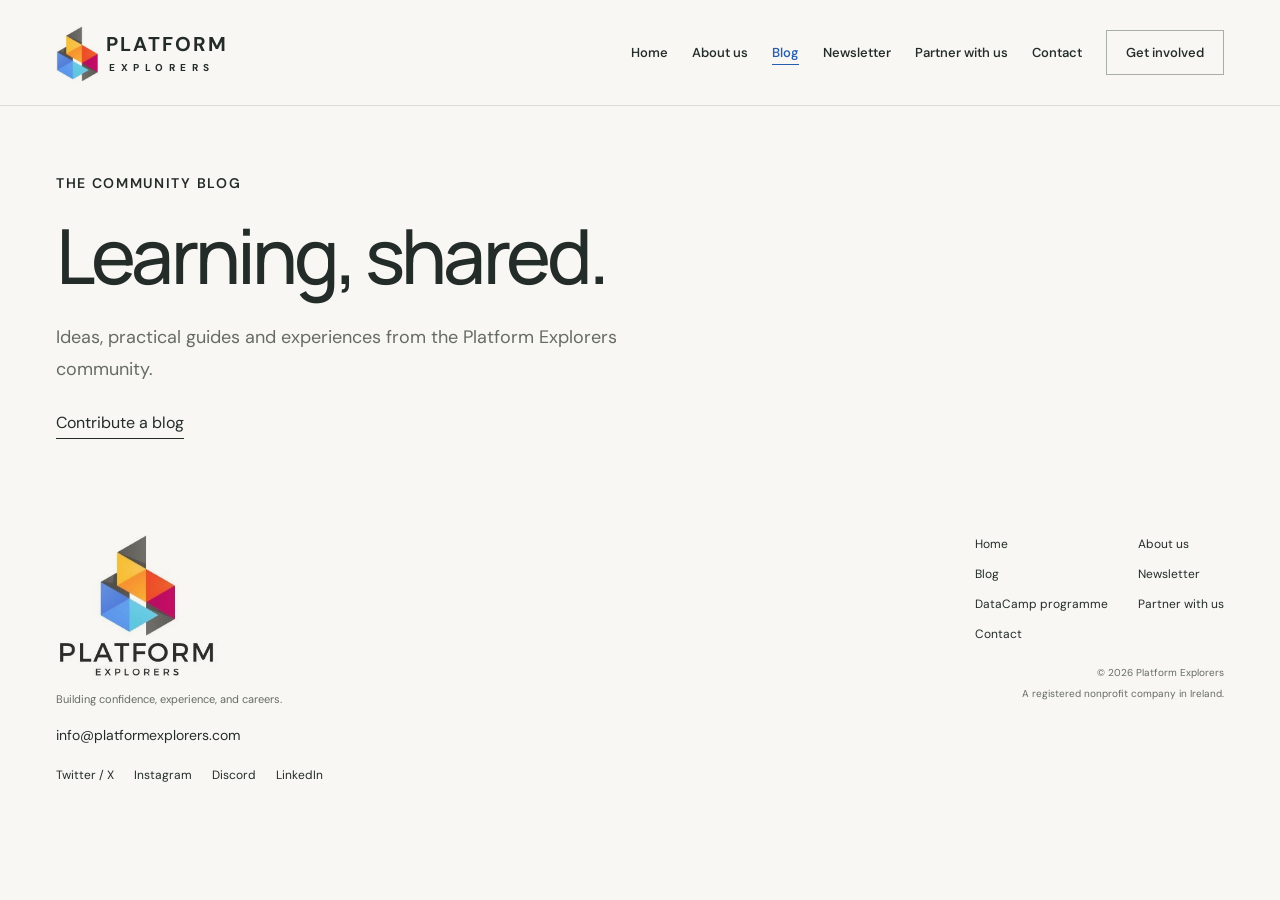
<file: blog.html>
<!doctype html>
<html lang="en">
<head>
  <meta charset="utf-8">
  <meta name="viewport" content="width=device-width, initial-scale=1">
  <meta name="theme-color" content="#f8f7f3">
  <title>Blog | Platform Explorers</title>
  <meta name="description" content="Practical guides, projects and career experiences from the Platform Explorers community.">
  <link rel="canonical" href="https://platformexplorers.com/blog.html">
  <meta property="og:site_name" content="Platform Explorers">
  <meta property="og:title" content="Blog | Platform Explorers">
  <meta property="og:description" content="Practical guides, projects and career experiences from the Platform Explorers community.">
  <meta property="og:url" content="https://platformexplorers.com/blog.html">
  
  <link rel="icon" href="/assets/favicon.svg" type="image/svg+xml">
  <link rel="stylesheet" href="/styles.css">
  <link rel="stylesheet" href="/blog.css">
  <script src="/script.js" defer></script>
</head>
<body>
  <a class="skip" href="#main">Skip to content</a>
<header class="header">
    <a class="brand" href="/index.html" aria-label="Platform Explorers home"><span class="logo-crop"><img src="/assets/logo.jpg" alt=""></span><span>PLATFORM<span class="brand-small">EXPLORERS</span></span></a>
    <button class="menu-toggle" aria-expanded="false" aria-controls="navigation">Menu <span>＋</span></button>
    <nav id="navigation" aria-label="Main navigation"><a href="/index.html">Home</a><a href="/about.html">About us</a><a href="/blog.html" aria-current="page">Blog</a><a href="/newsletter.html">Newsletter</a><a href="/partners.html">Partner with us</a><a href="/contact.html">Contact</a><a class="nav-cta" href="/index.html#get-involved">Get involved </a></nav>
  </header>
<main id="main"><section class="blog-heading wrap"><p class="blog-kicker">THE COMMUNITY BLOG</p><h1>Learning, shared.</h1><p>Ideas, practical guides and experiences from the Platform Explorers community.</p><a class="blog-contribute" href="/contribute.html">Contribute a blog</a></section><section class="blog-list wrap" aria-label="Community articles"></section></main>
<footer class="wrap"><div class="footer-left"><a class="footer-logo" href="/index.html" aria-label="Platform Explorers home"><img src="/assets/logo.jpg" alt="Platform Explorers" width="500" height="500"></a><p>Building confidence, experience, and careers.</p><a class="footer-email" href="mailto:info@platformexplorers.com">info@platformexplorers.com</a><nav class="footer-socials" aria-label="Social media"><a href="https://x.com/platexplorers" target="_blank" rel="noopener noreferrer">Twitter / X</a><a href="https://www.instagram.com/platform_explorers/" target="_blank" rel="noopener noreferrer">Instagram</a><a href="https://discord.gg/9USF3U8Ch" target="_blank" rel="noopener noreferrer">Discord</a><a href="https://www.linkedin.com/company/platform-explorers/" target="_blank" rel="noopener noreferrer">LinkedIn</a></nav></div><div class="footer-right"><nav class="footer-links" aria-label="Footer navigation"><a href="/index.html">Home</a><a href="/about.html">About us</a><a href="/blog.html" aria-current="page">Blog</a><a href="/newsletter.html">Newsletter</a><a href="/scholarship/">DataCamp programme</a><a href="/partners.html">Partner with us</a><a href="/contact.html">Contact</a></nav><span>© <span id="year">2026</span> Platform Explorers</span><span>A registered nonprofit company in Ireland.</span></div></footer>
</body>
</html>
</file>
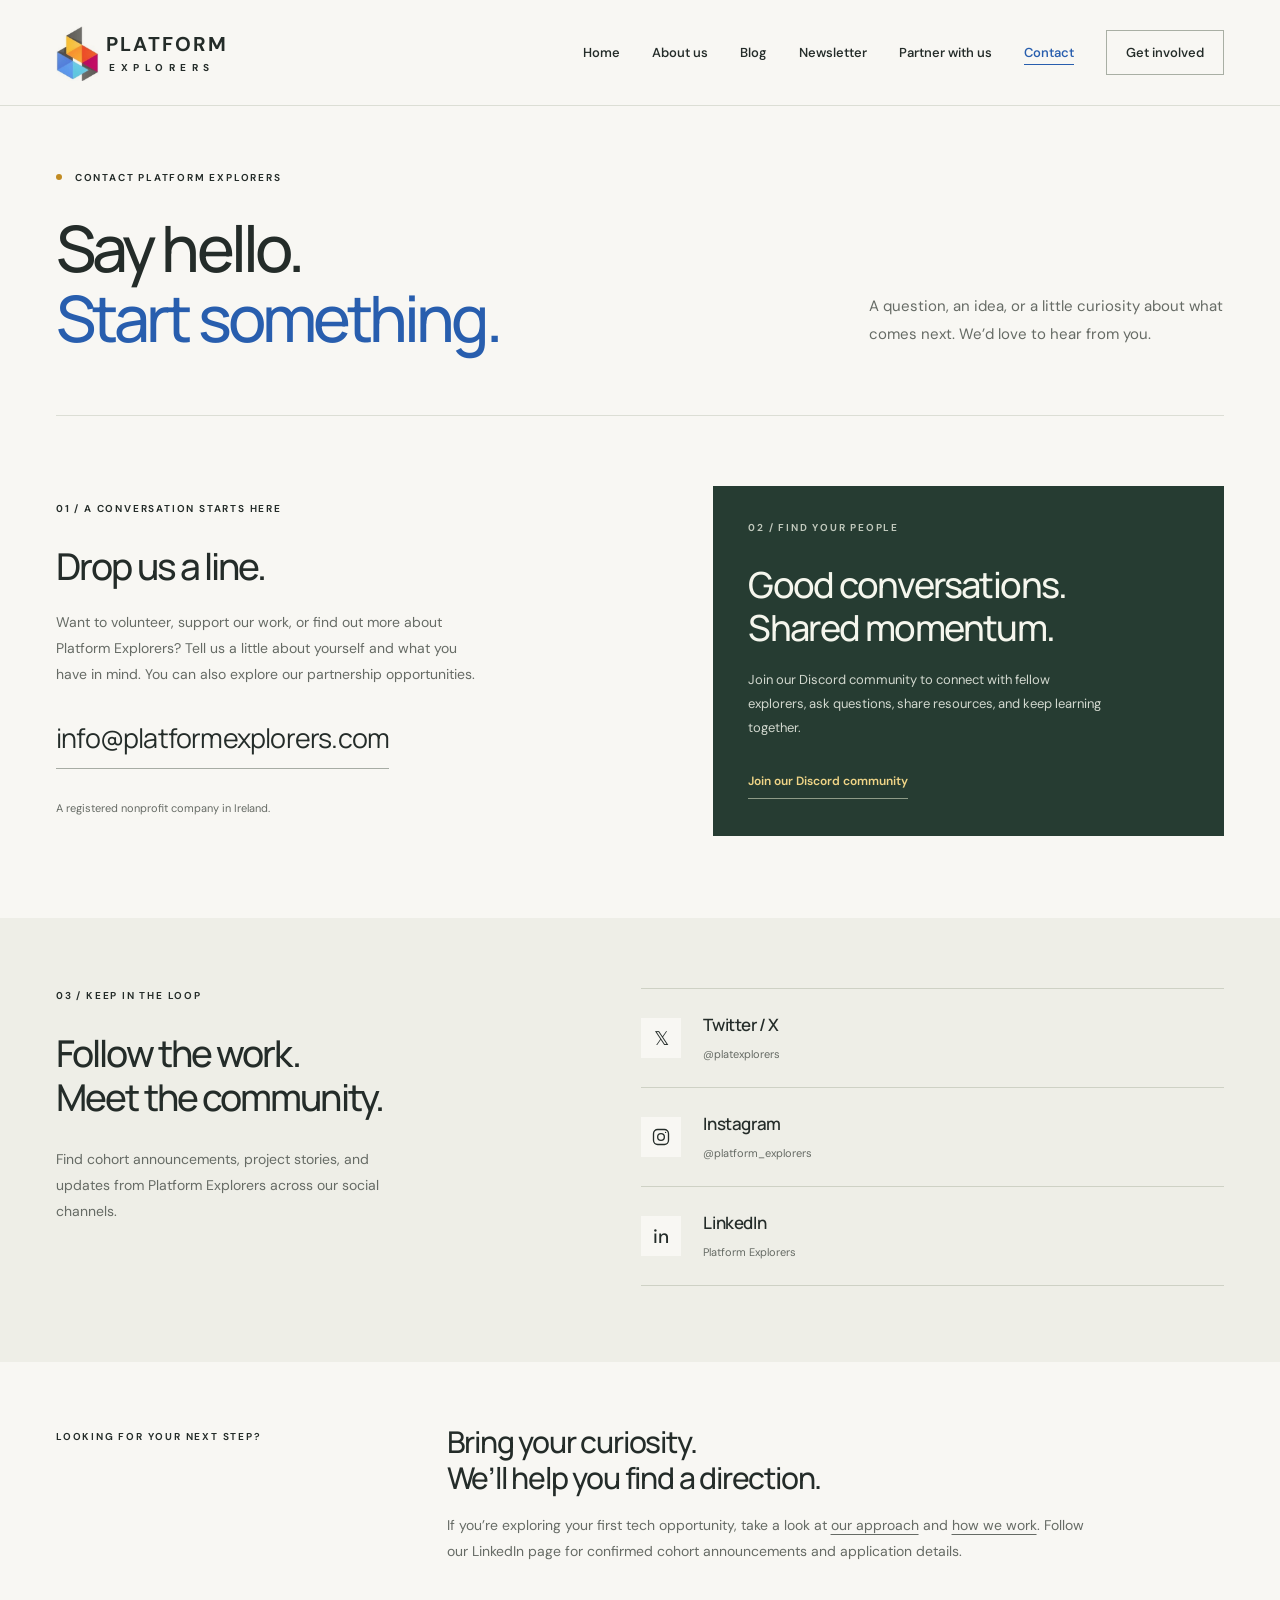
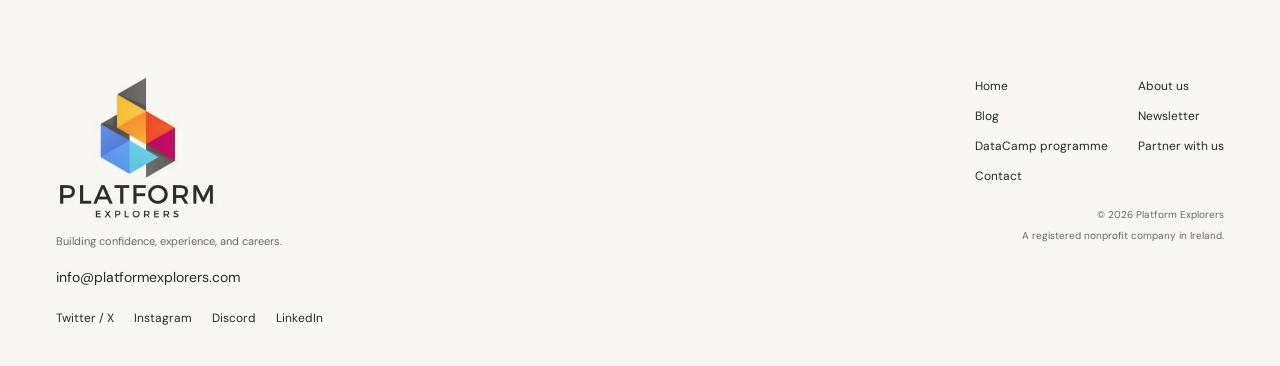
<file: contact.html>
<!doctype html>
<html lang="en">
<head>
  <meta charset="utf-8">
  <meta name="viewport" content="width=device-width, initial-scale=1">
  <meta name="theme-color" content="#f6f5f1">
  <meta name="description" content="Get in touch with Platform Explorers. Email our team, join the Discord community, or connect with us on LinkedIn, Twitter/X, and Instagram.">
  <title>Contact — Platform Explorers</title>
  <link rel="canonical" href="https://platformexplorers.com/contact.html">
  <meta property="og:type" content="website">
  <meta property="og:site_name" content="Platform Explorers">
  <meta property="og:url" content="https://platformexplorers.com/contact.html">
  <meta property="og:title" content="Contact — Platform Explorers">
  <meta property="og:description" content="Get in touch with Platform Explorers. Email our team, join the Discord community, or connect with us on LinkedIn, Twitter/X, and Instagram.">
  <link rel="icon" href="assets/favicon.svg" type="image/svg+xml">
  <link rel="stylesheet" href="styles.css">
  <link rel="stylesheet" href="contact.css">
  <script src="script.js" defer></script>
</head>
<body>
  <a class="skip" href="#main">Skip to content</a>
  <header class="header">
    <a class="brand" href="index.html" aria-label="Platform Explorers home"><span class="logo-crop"><img src="assets/logo.jpg" alt=""></span><span>PLATFORM<span class="brand-small">EXPLORERS</span></span></a>
    <button class="menu-toggle" aria-expanded="false" aria-controls="navigation">Menu <span>＋</span></button>
    <nav id="navigation" aria-label="Main navigation"><a href="index.html">Home</a><a href="about.html">About us</a><a href="blog.html">Blog</a><a href="newsletter.html">Newsletter</a><a href="partners.html">Partner with us</a><a href="contact.html" aria-current="page">Contact</a><a class="nav-cta" href="index.html#get-involved">Get involved </a></nav>
  </header>
  <main id="main">
    <section class="contact-hero wrap"><p class="eyebrow"><span class="status-dot"></span> CONTACT PLATFORM EXPLORERS</p><div class="contact-hero-grid"><h1>Say hello.<br><span>Start something.</span></h1><p class="contact-hero-intro">A question, an idea, or a little curiosity about what comes next. We’d love to hear from you.</p></div></section>
    <section class="contact-options wrap" aria-label="Ways to get in touch"><div class="contact-email"><p class="eyebrow">01 / A CONVERSATION STARTS HERE</p><h2>Drop us a line.</h2><p>Want to volunteer, support our work, or find out more about Platform Explorers? Tell us a little about yourself and what you have in mind. You can also explore our <a class="inline-link" href="partners.html">partnership opportunities</a>.</p><a class="email-address" href="mailto:info@platformexplorers.com">info@platformexplorers.com </a><p class="contact-location">A registered nonprofit company in Ireland.</p></div><div class="contact-discord"><p class="eyebrow">02 / FIND YOUR PEOPLE</p><h2>Good conversations.<br>Shared momentum.</h2><p>Join our Discord community to connect with fellow explorers, ask questions, share resources, and keep learning together.</p><a class="text-link" href="https://discord.gg/9USF3U8Ch" target="_blank" rel="noopener noreferrer">Join our Discord community </a></div></section>
    <section class="contact-social-section"><div class="contact-social-grid wrap"><div class="contact-social-copy"><p class="eyebrow">03 / KEEP IN THE LOOP</p><h2>Follow the work.<br>Meet the community.</h2><p>Find cohort announcements, project stories, and updates from Platform Explorers across our social channels.</p></div><div class="social-list" aria-label="Our social profiles"><a href="https://x.com/platexplorers" target="_blank" rel="noopener noreferrer"><span class="social-icon" aria-hidden="true">𝕏</span><span><span class="social-name">Twitter / X</span><span class="social-handle">@platexplorers</span></span></a><a href="https://www.instagram.com/platform_explorers/" target="_blank" rel="noopener noreferrer"><span class="social-icon" aria-hidden="true"><svg viewBox="0 0 24 24" fill="none" stroke="currentColor" stroke-width="1.6"><rect x="3" y="3" width="18" height="18" rx="5"/><circle cx="12" cy="12" r="4"/><circle cx="17.5" cy="6.5" r=".8" fill="currentColor" stroke="none"/></svg></span><span><span class="social-name">Instagram</span><span class="social-handle">@platform_explorers</span></span></a><a href="https://www.linkedin.com/company/platform-explorers/" target="_blank" rel="noopener noreferrer"><span class="social-icon" aria-hidden="true">in</span><span><span class="social-name">LinkedIn</span><span class="social-handle">Platform Explorers</span></span></a></div></div></section>
    <section class="contact-note wrap"><p class="eyebrow">LOOKING FOR YOUR NEXT STEP?</p><div><h2>Bring your curiosity.<br>We’ll help you find a direction.</h2><p>If you’re exploring your first tech opportunity, take a look at <a href="index.html#approach">our approach</a> and <a href="about.html">how we work</a>. Follow our LinkedIn page for confirmed cohort announcements and application details.</p></div></section>
  </main>
  <footer class="wrap"><div class="footer-left"><a class="footer-logo" href="index.html" aria-label="Platform Explorers home"><img src="assets/logo.jpg" alt="Platform Explorers" width="500" height="500"></a><p>Building confidence, experience, and careers.</p><a class="footer-email" href="mailto:info@platformexplorers.com">info@platformexplorers.com</a><nav class="footer-socials" aria-label="Social media"><a href="https://x.com/platexplorers" target="_blank" rel="noopener noreferrer">Twitter / X</a><a href="https://www.instagram.com/platform_explorers/" target="_blank" rel="noopener noreferrer">Instagram</a><a href="https://discord.gg/9USF3U8Ch" target="_blank" rel="noopener noreferrer">Discord</a><a href="https://www.linkedin.com/company/platform-explorers/" target="_blank" rel="noopener noreferrer">LinkedIn</a></nav></div><div class="footer-right"><nav class="footer-links" aria-label="Footer navigation"><a href="index.html">Home</a><a href="about.html">About us</a><a href="blog.html">Blog</a><a href="newsletter.html">Newsletter</a><a href="scholarship/">DataCamp programme</a><a href="partners.html">Partner with us</a><a href="contact.html" aria-current="page">Contact</a></nav><span>© <span id="year">2026</span> Platform Explorers</span><span>A registered nonprofit company in Ireland.</span></div></footer>
</body>
</html>
</file>
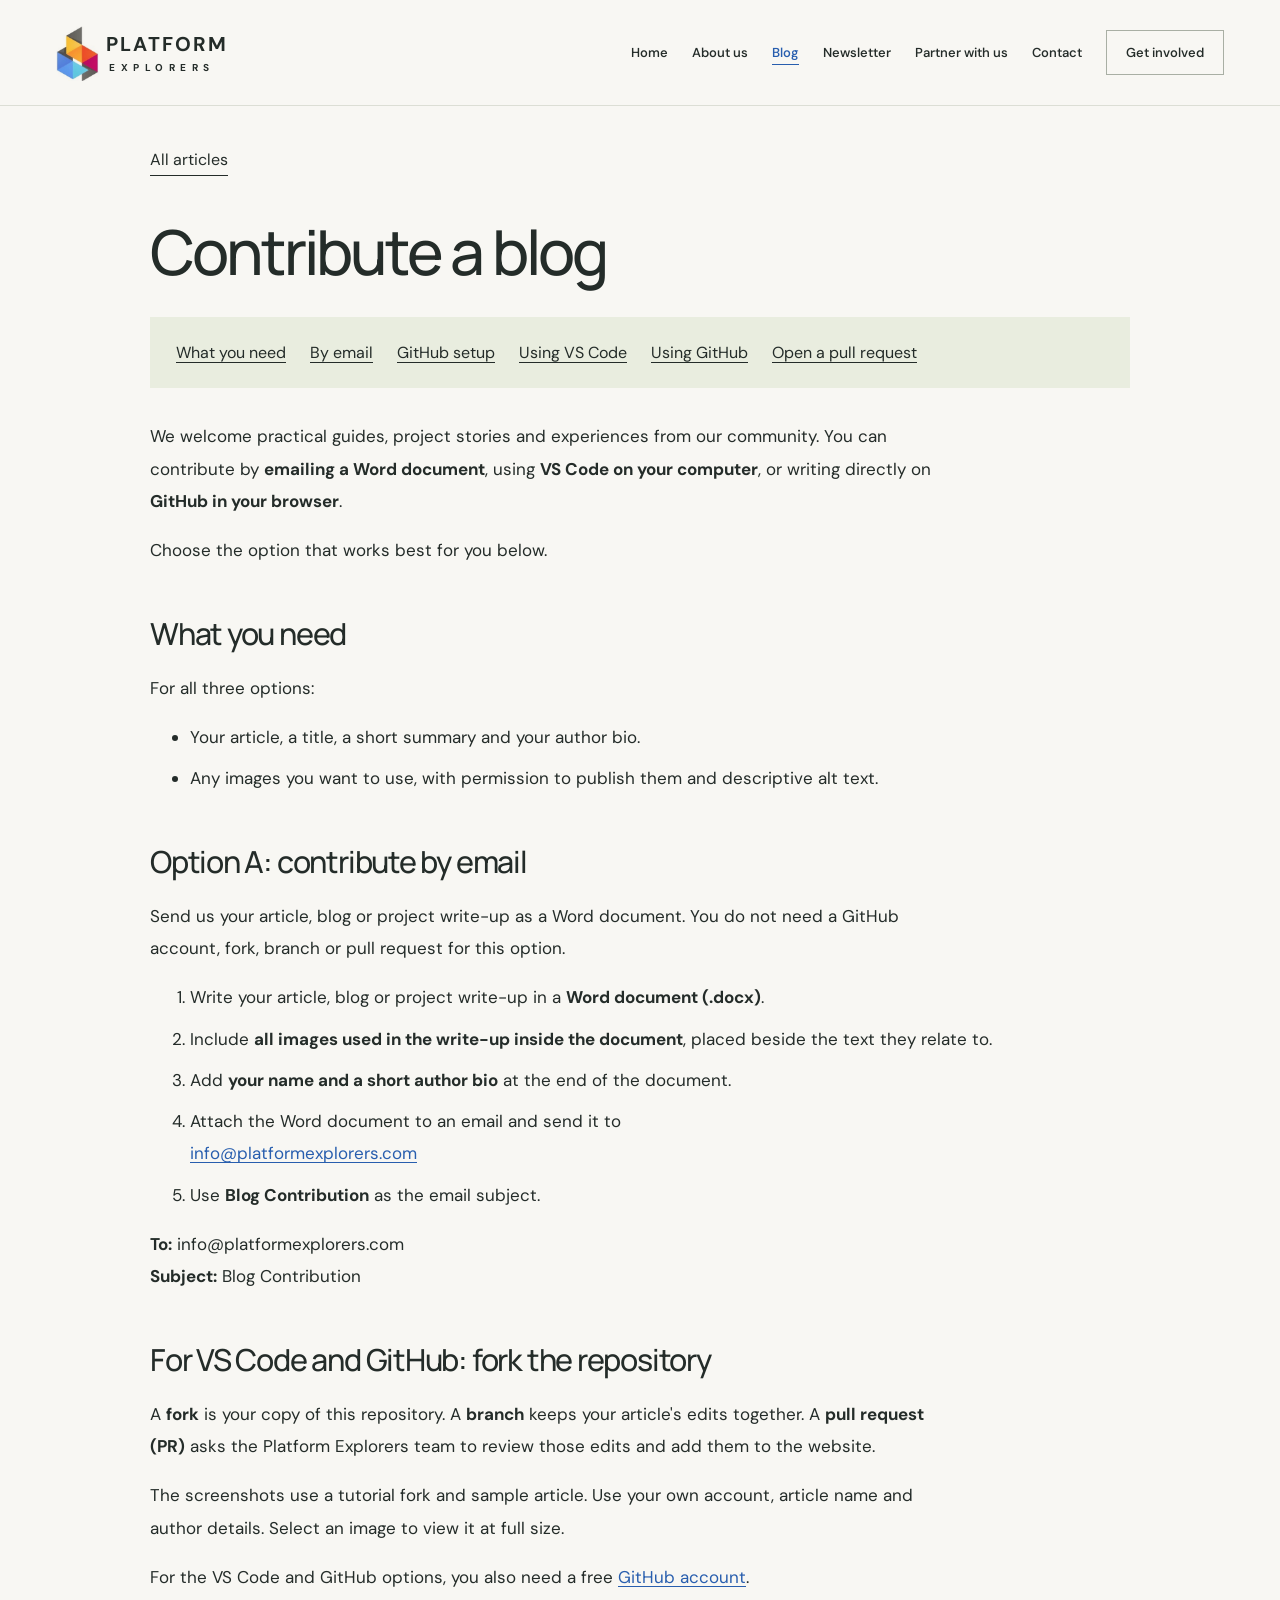
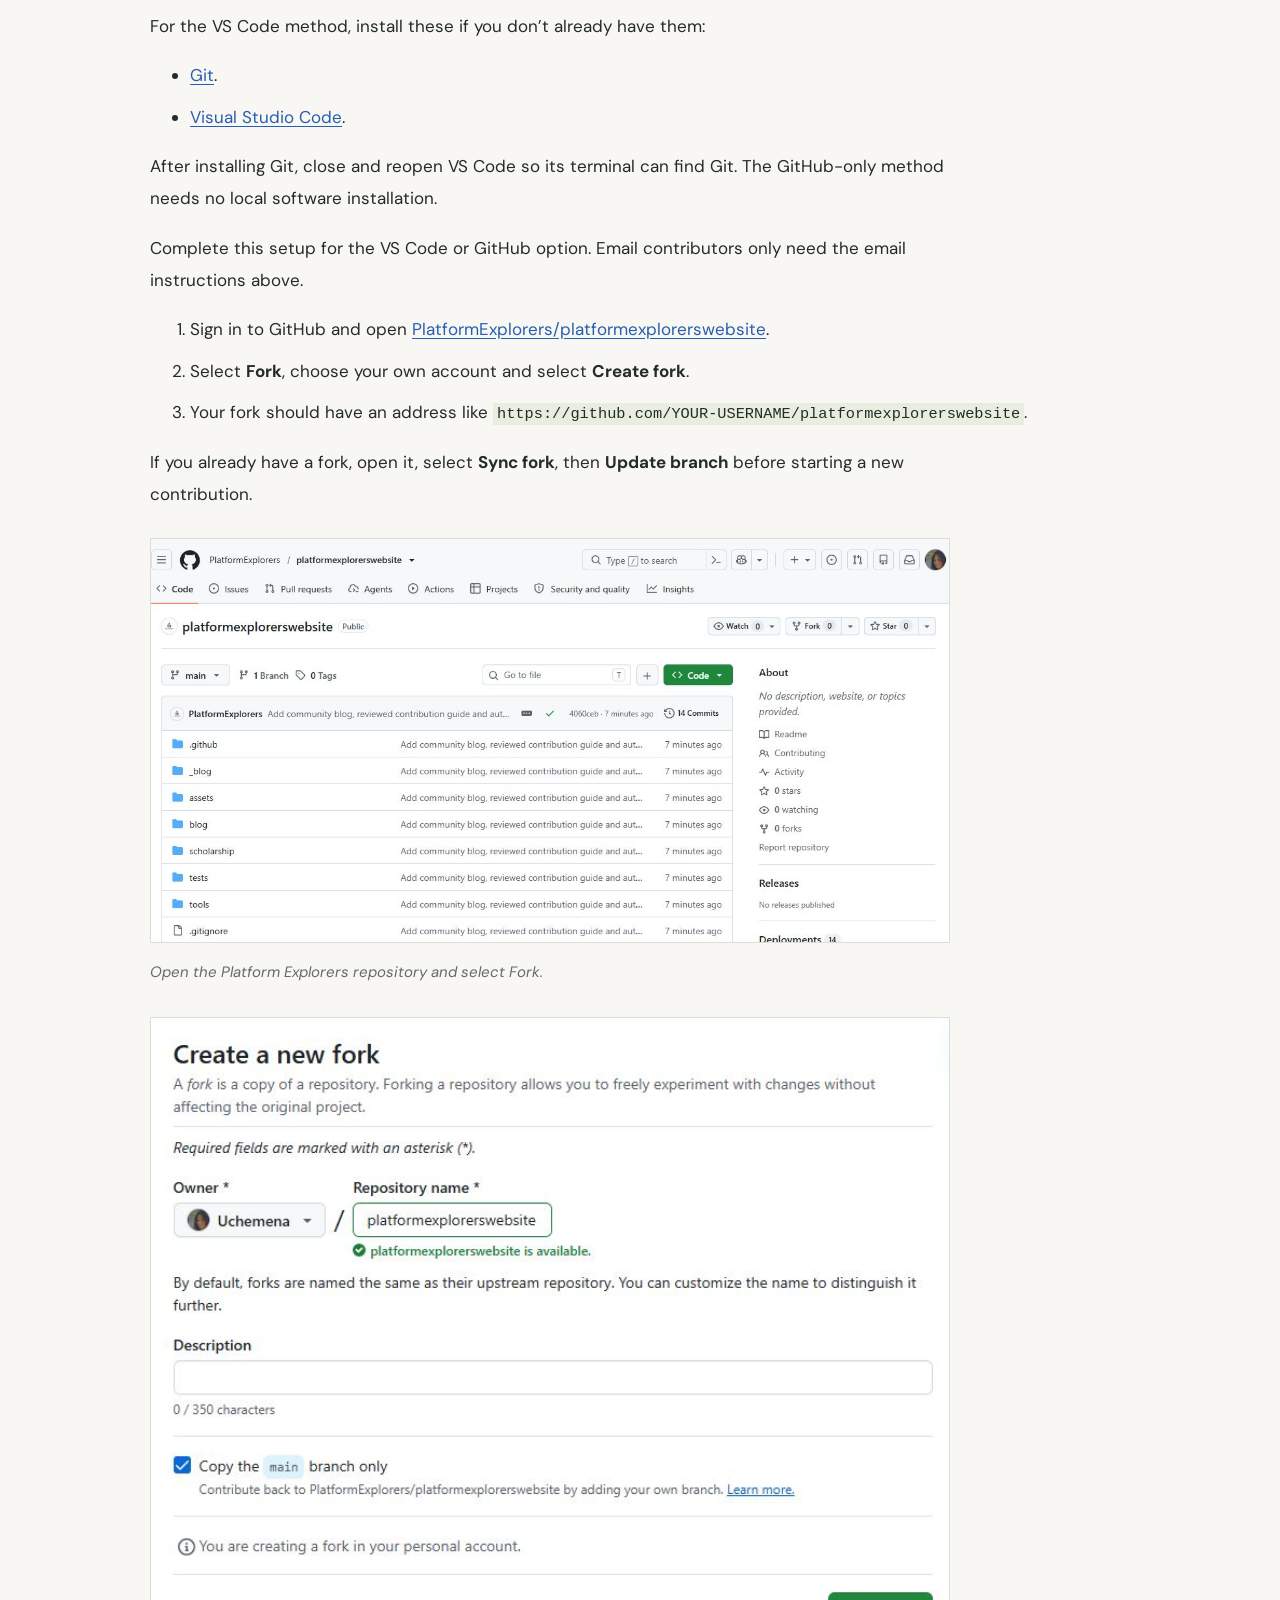
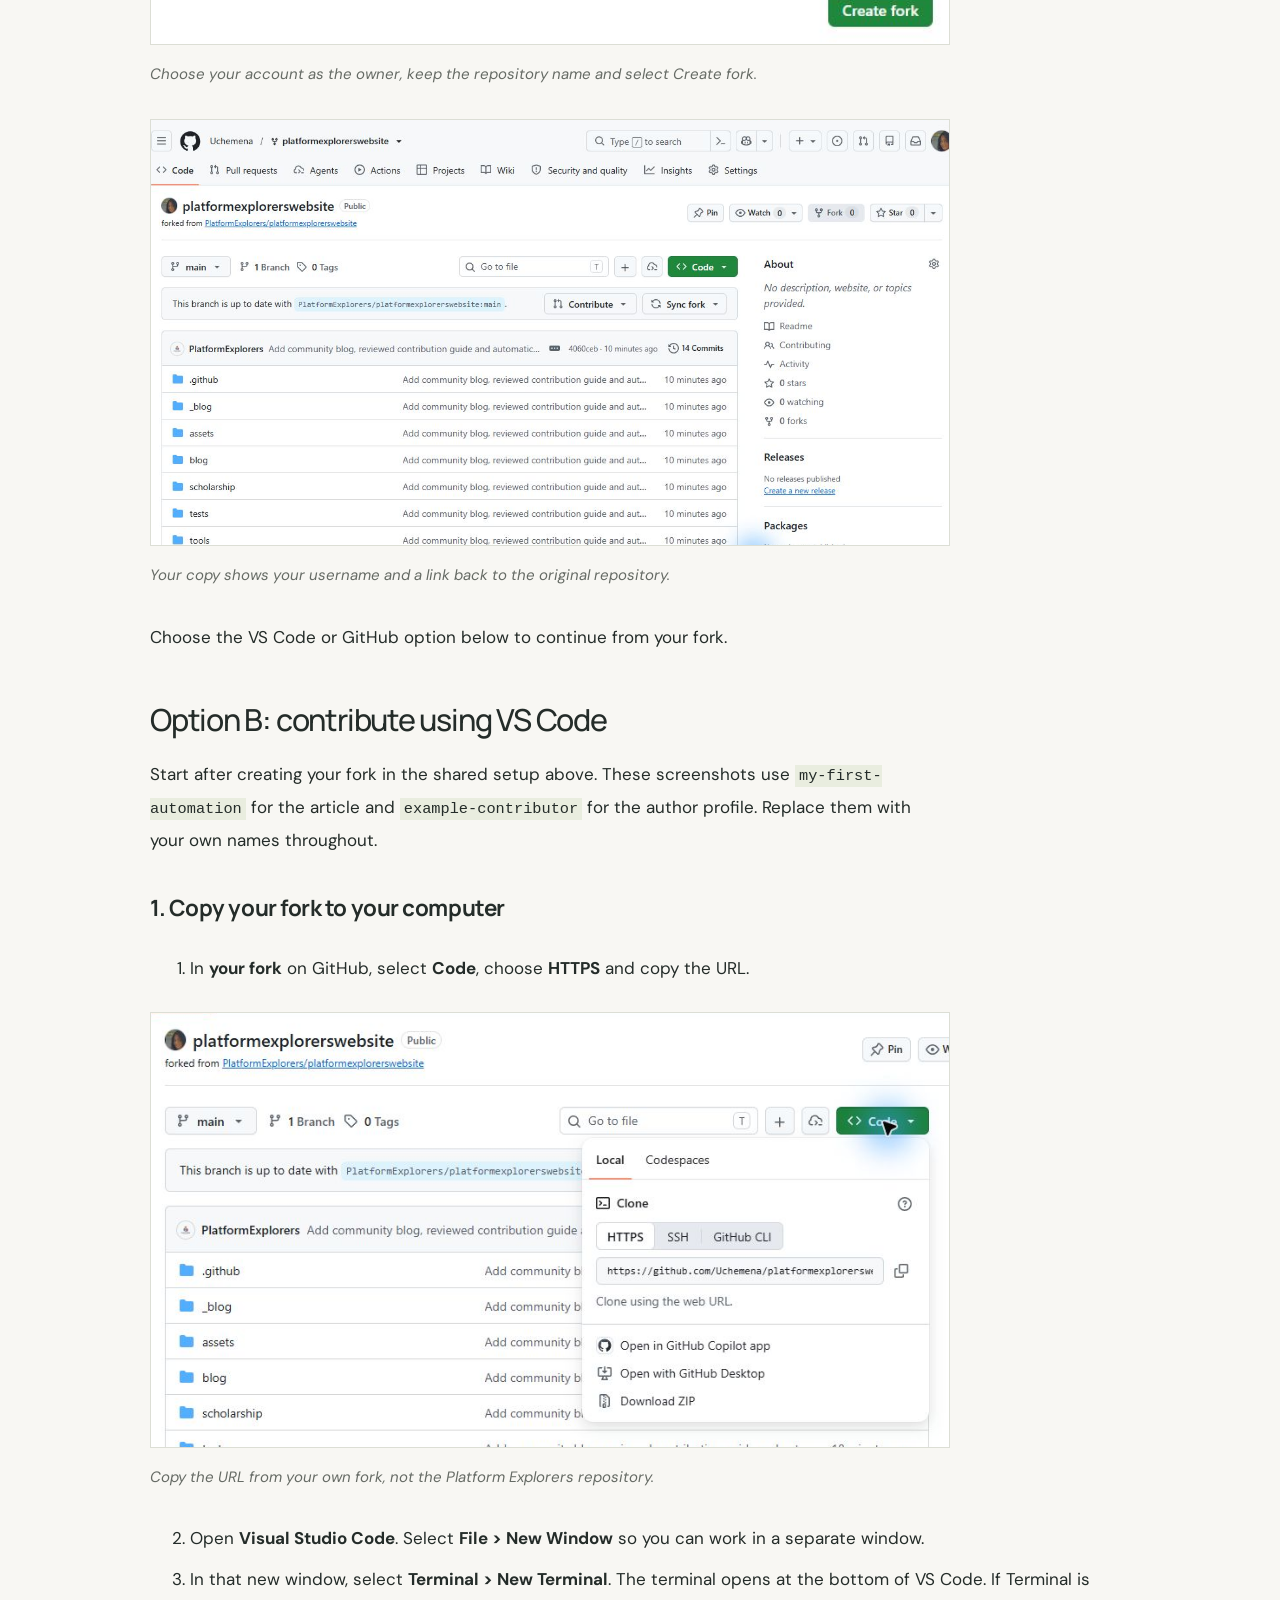
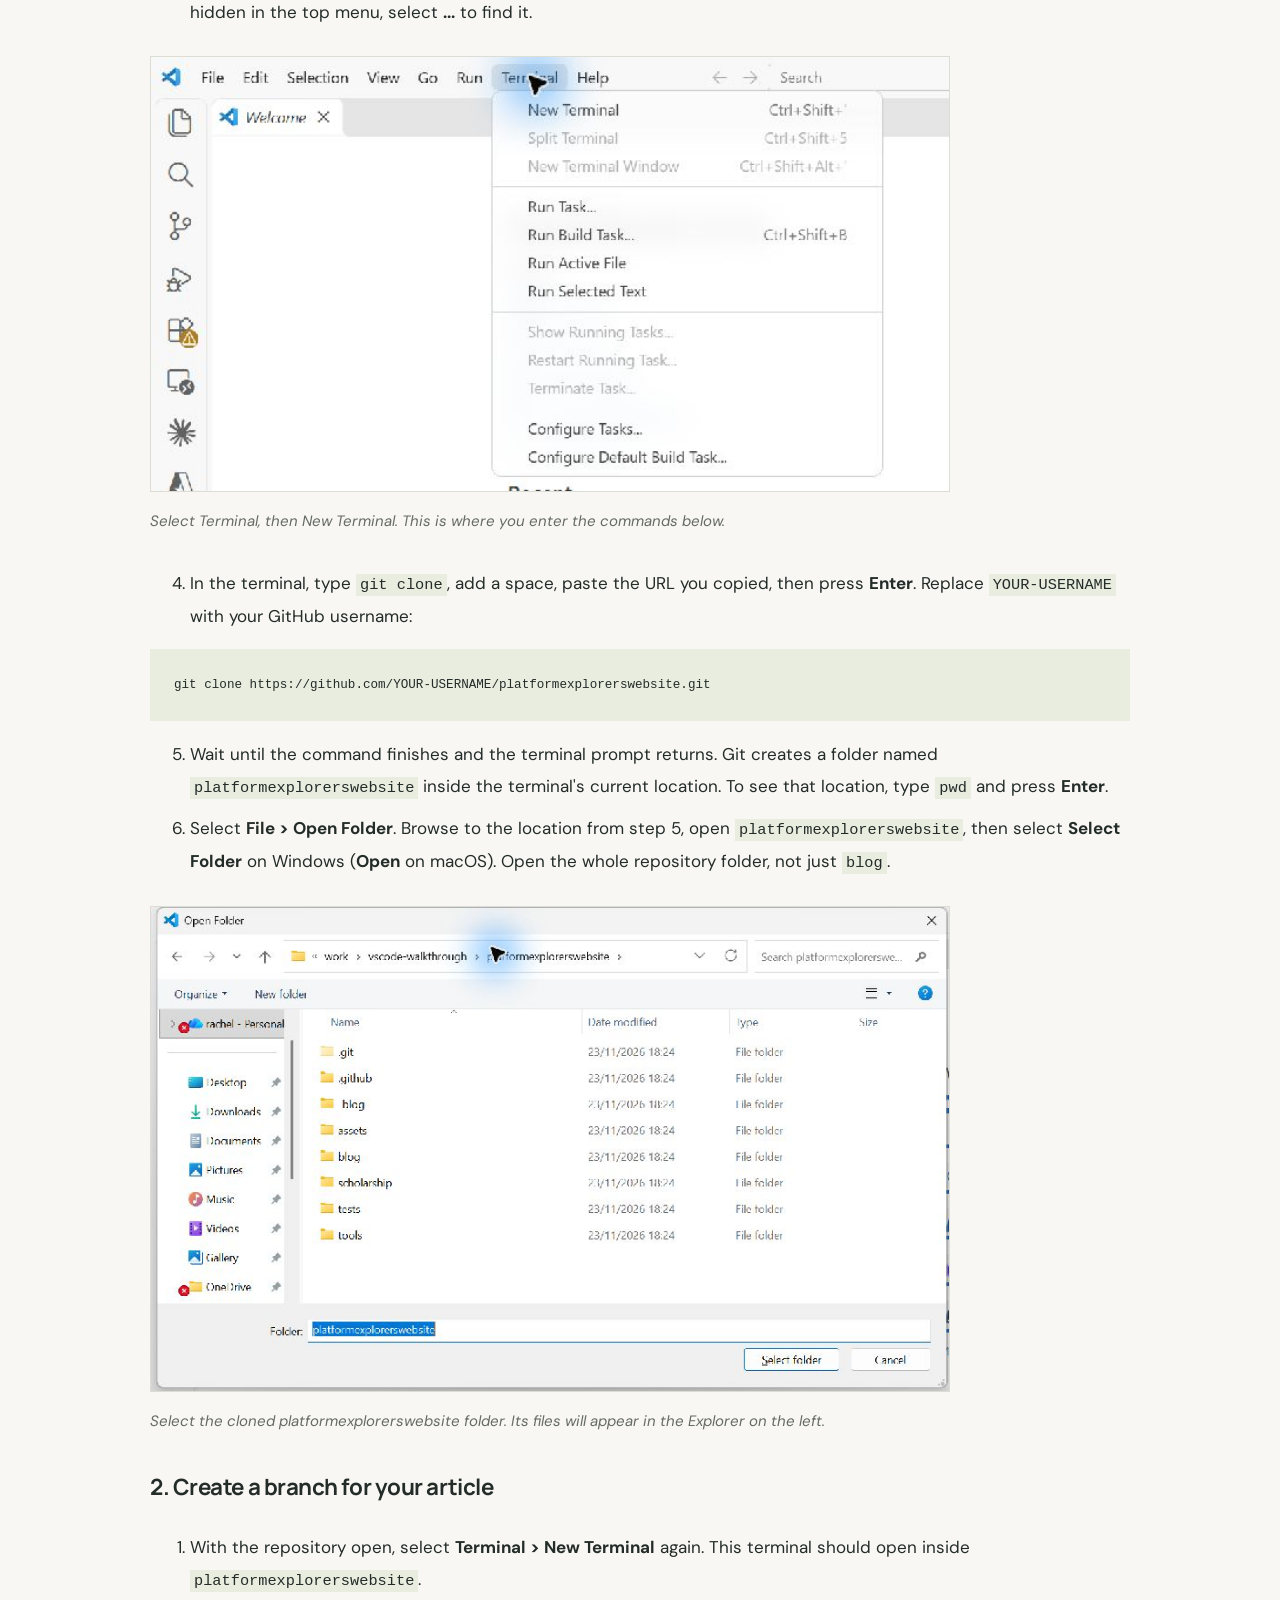
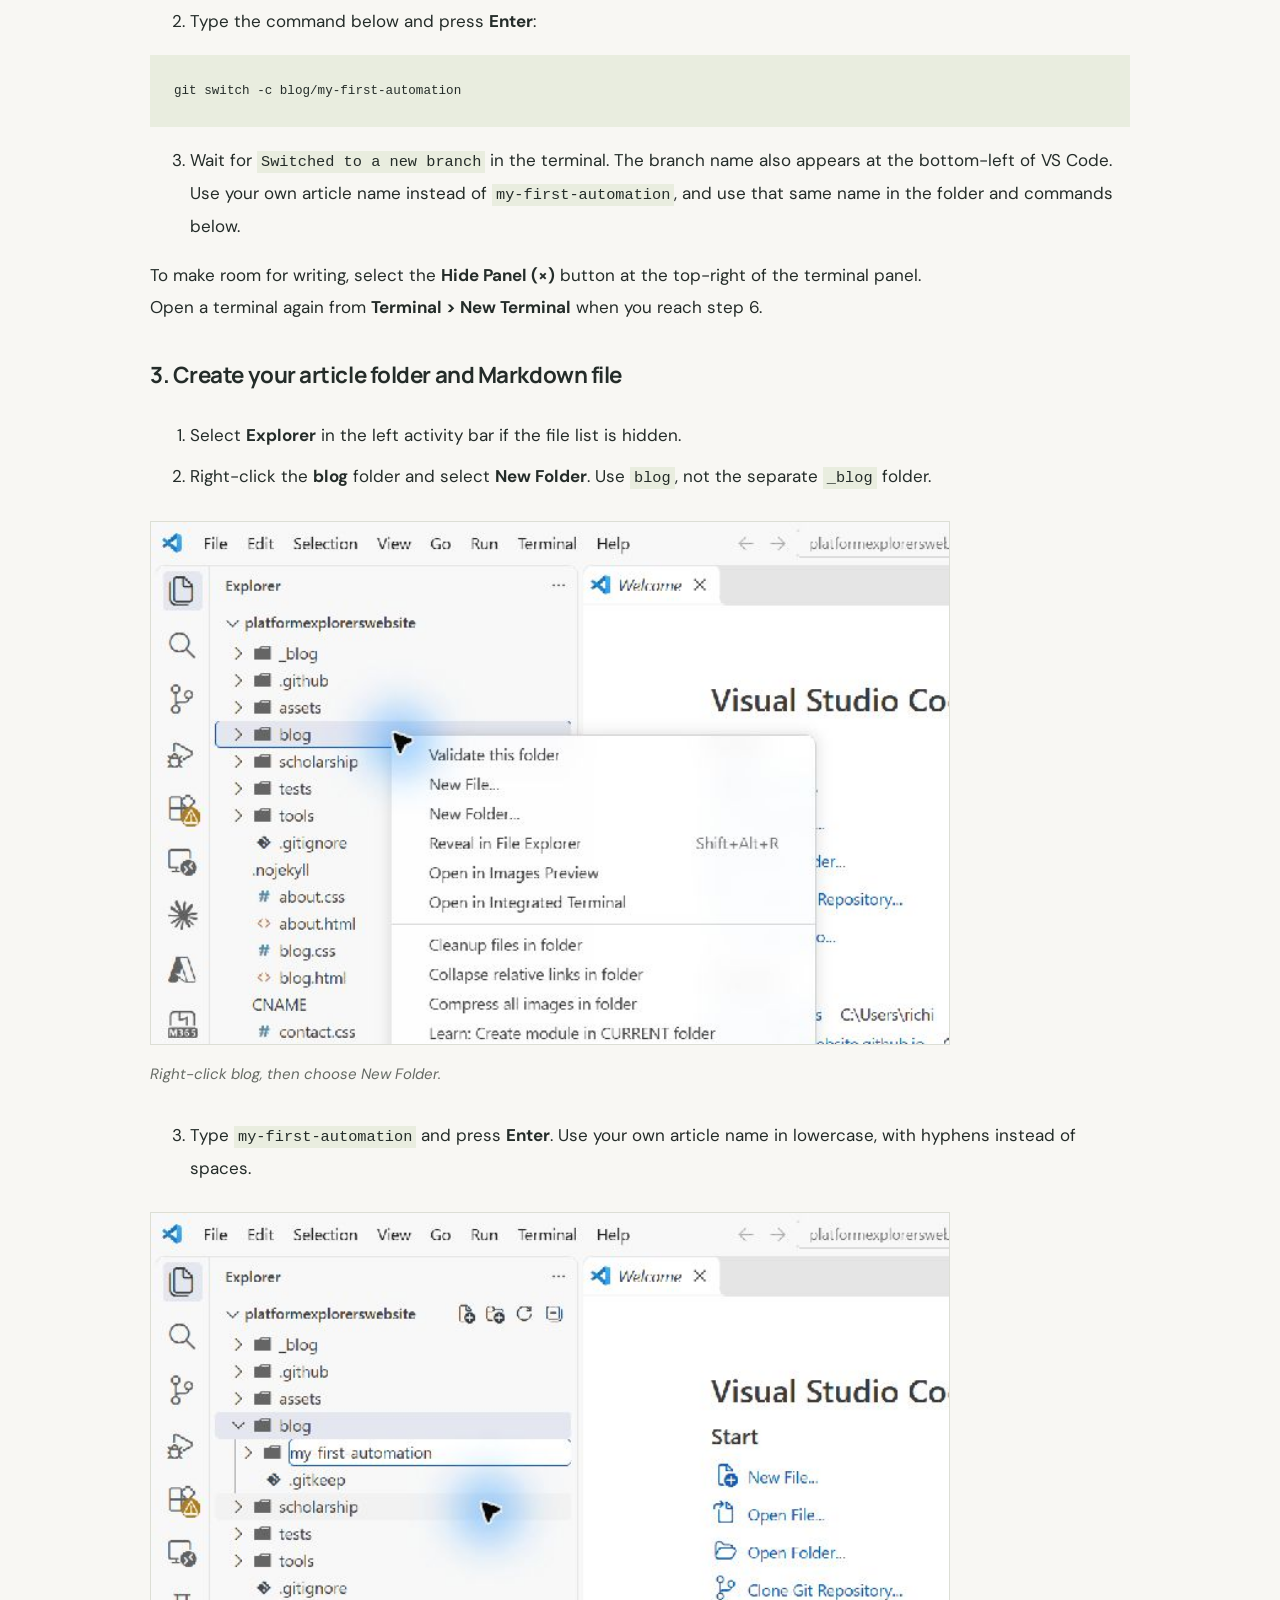
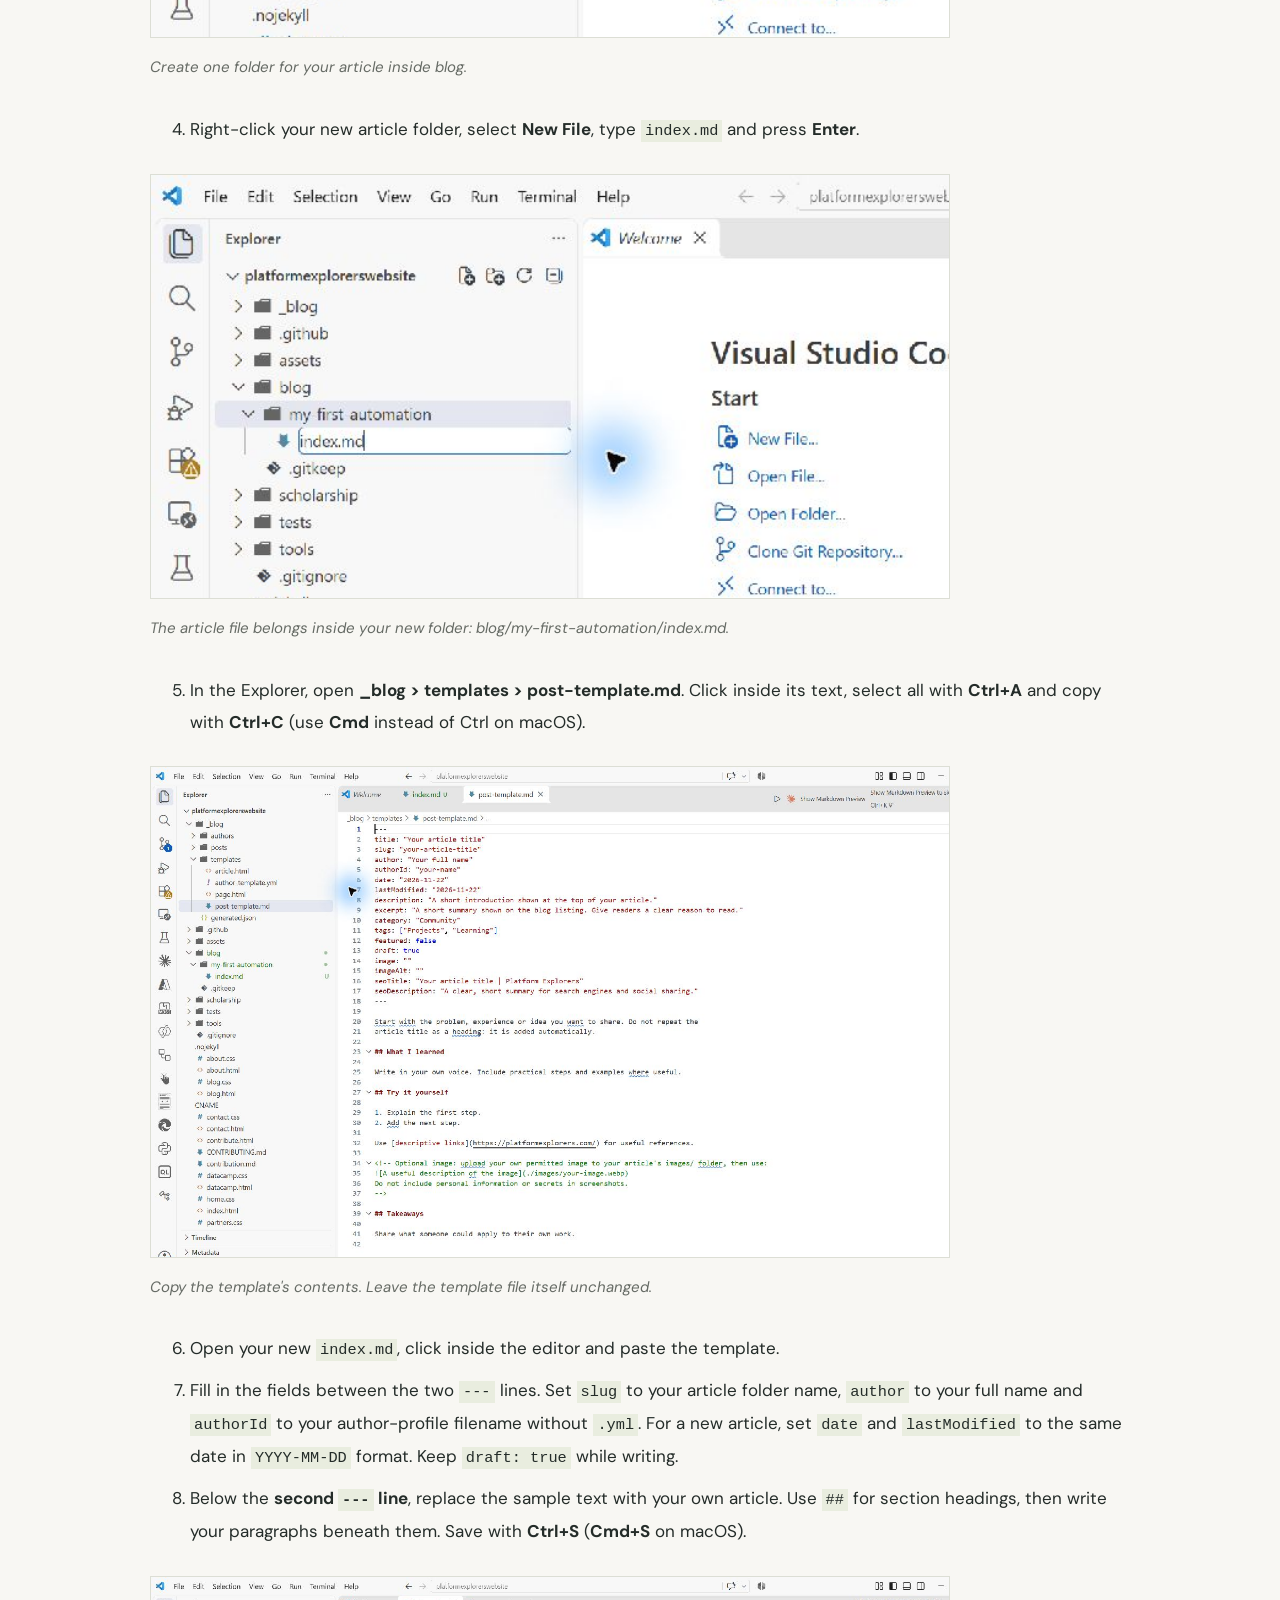
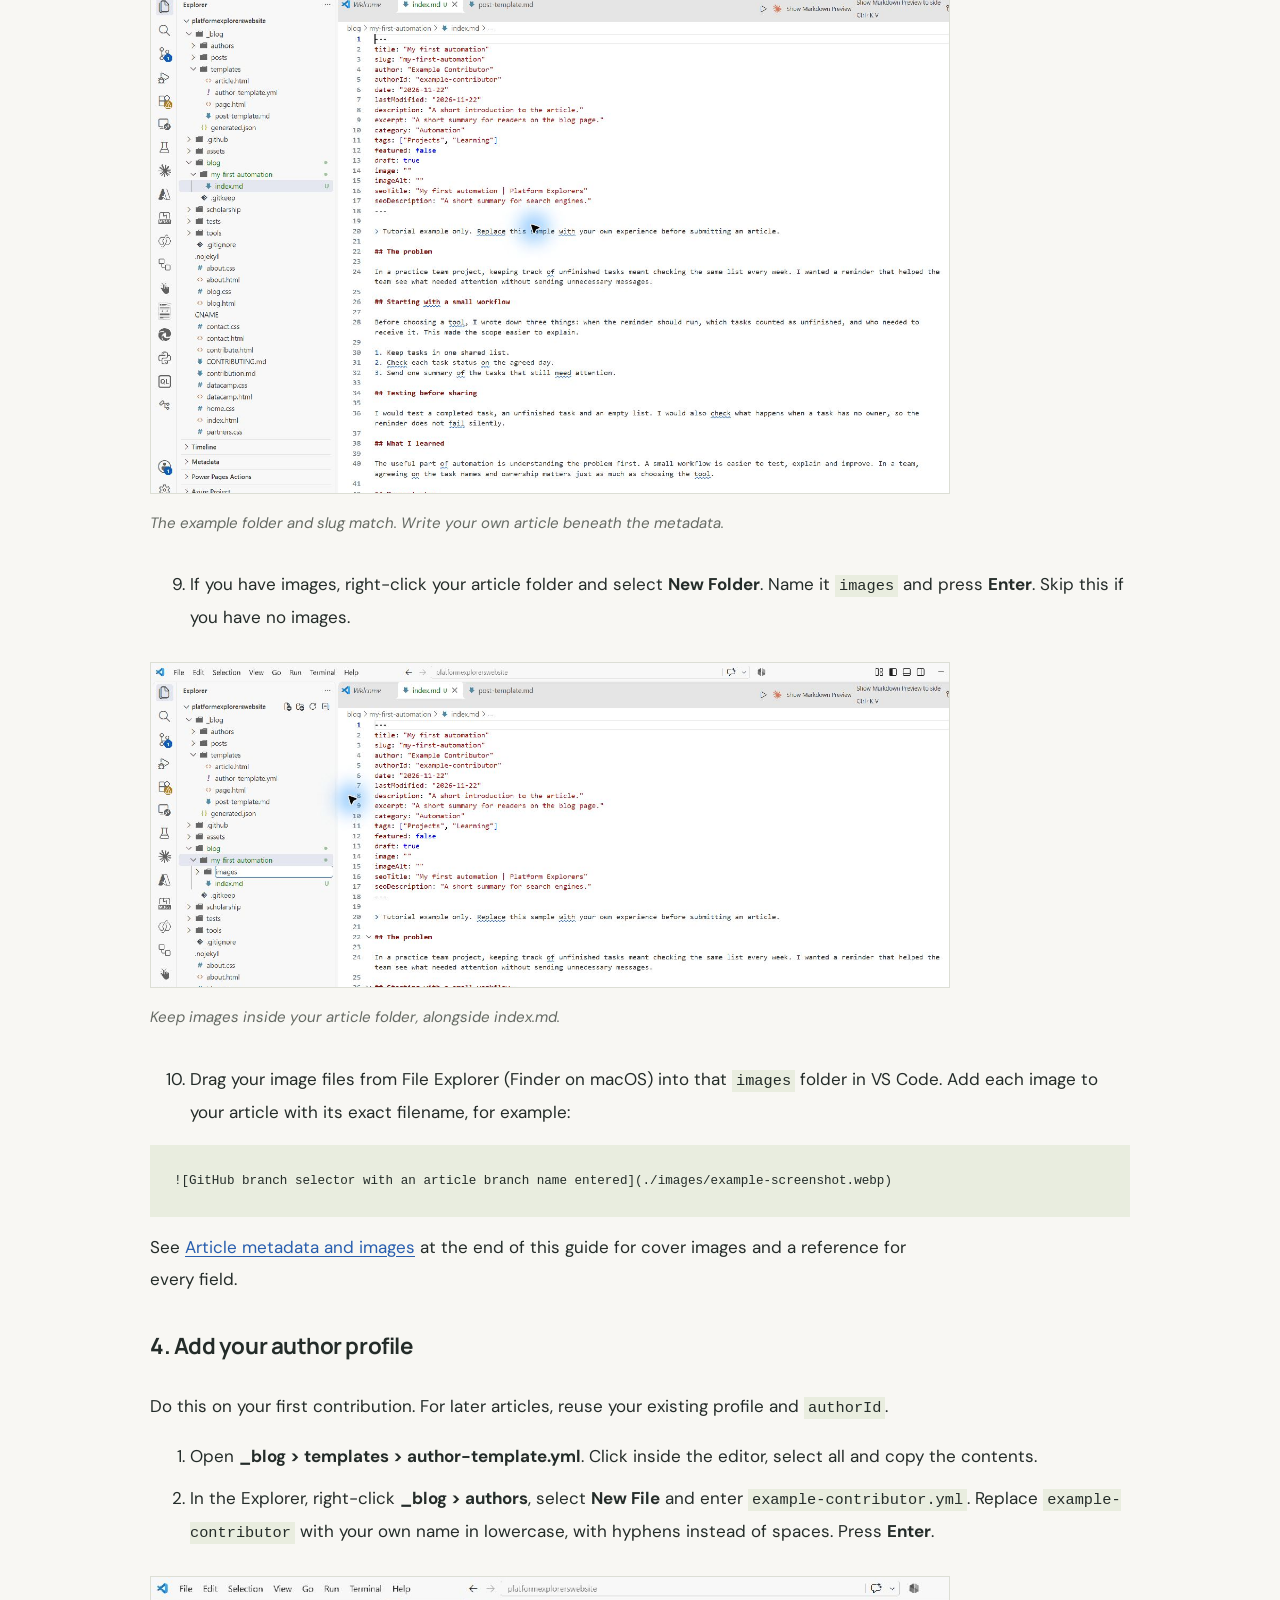
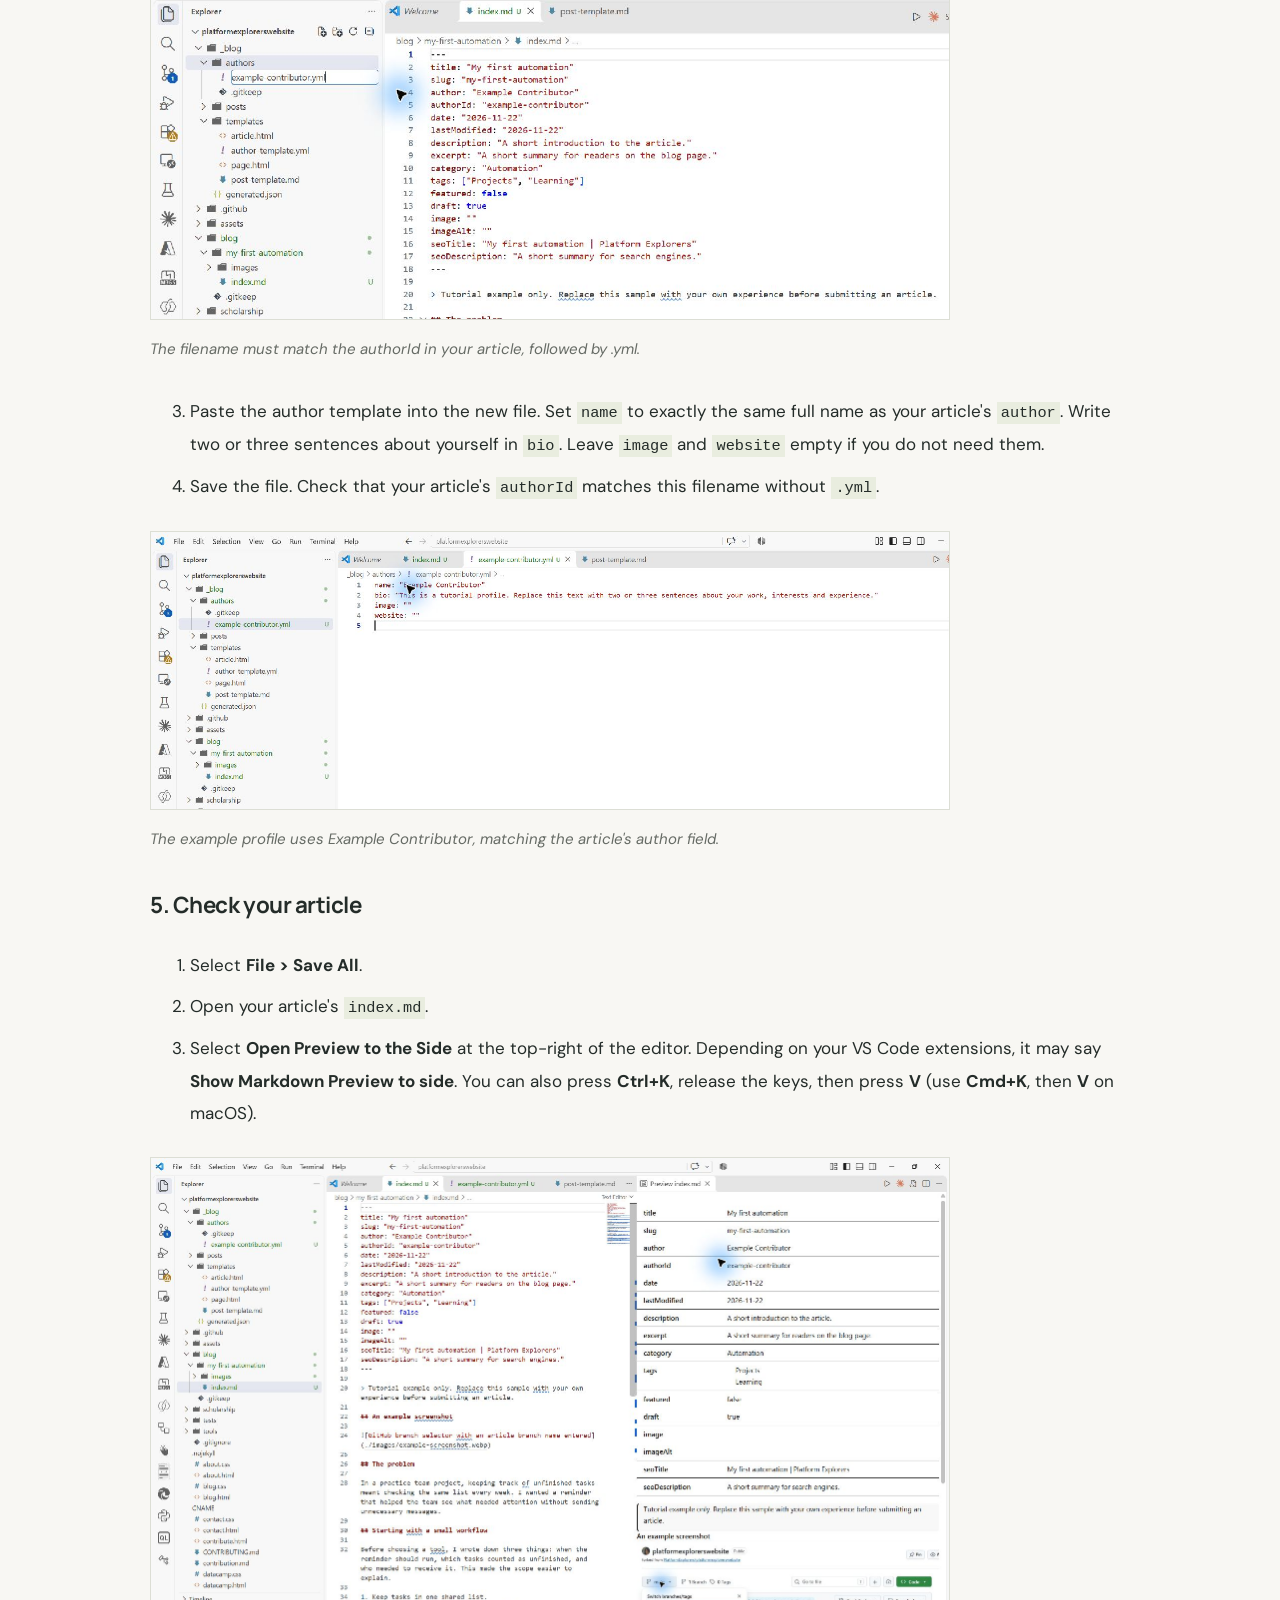
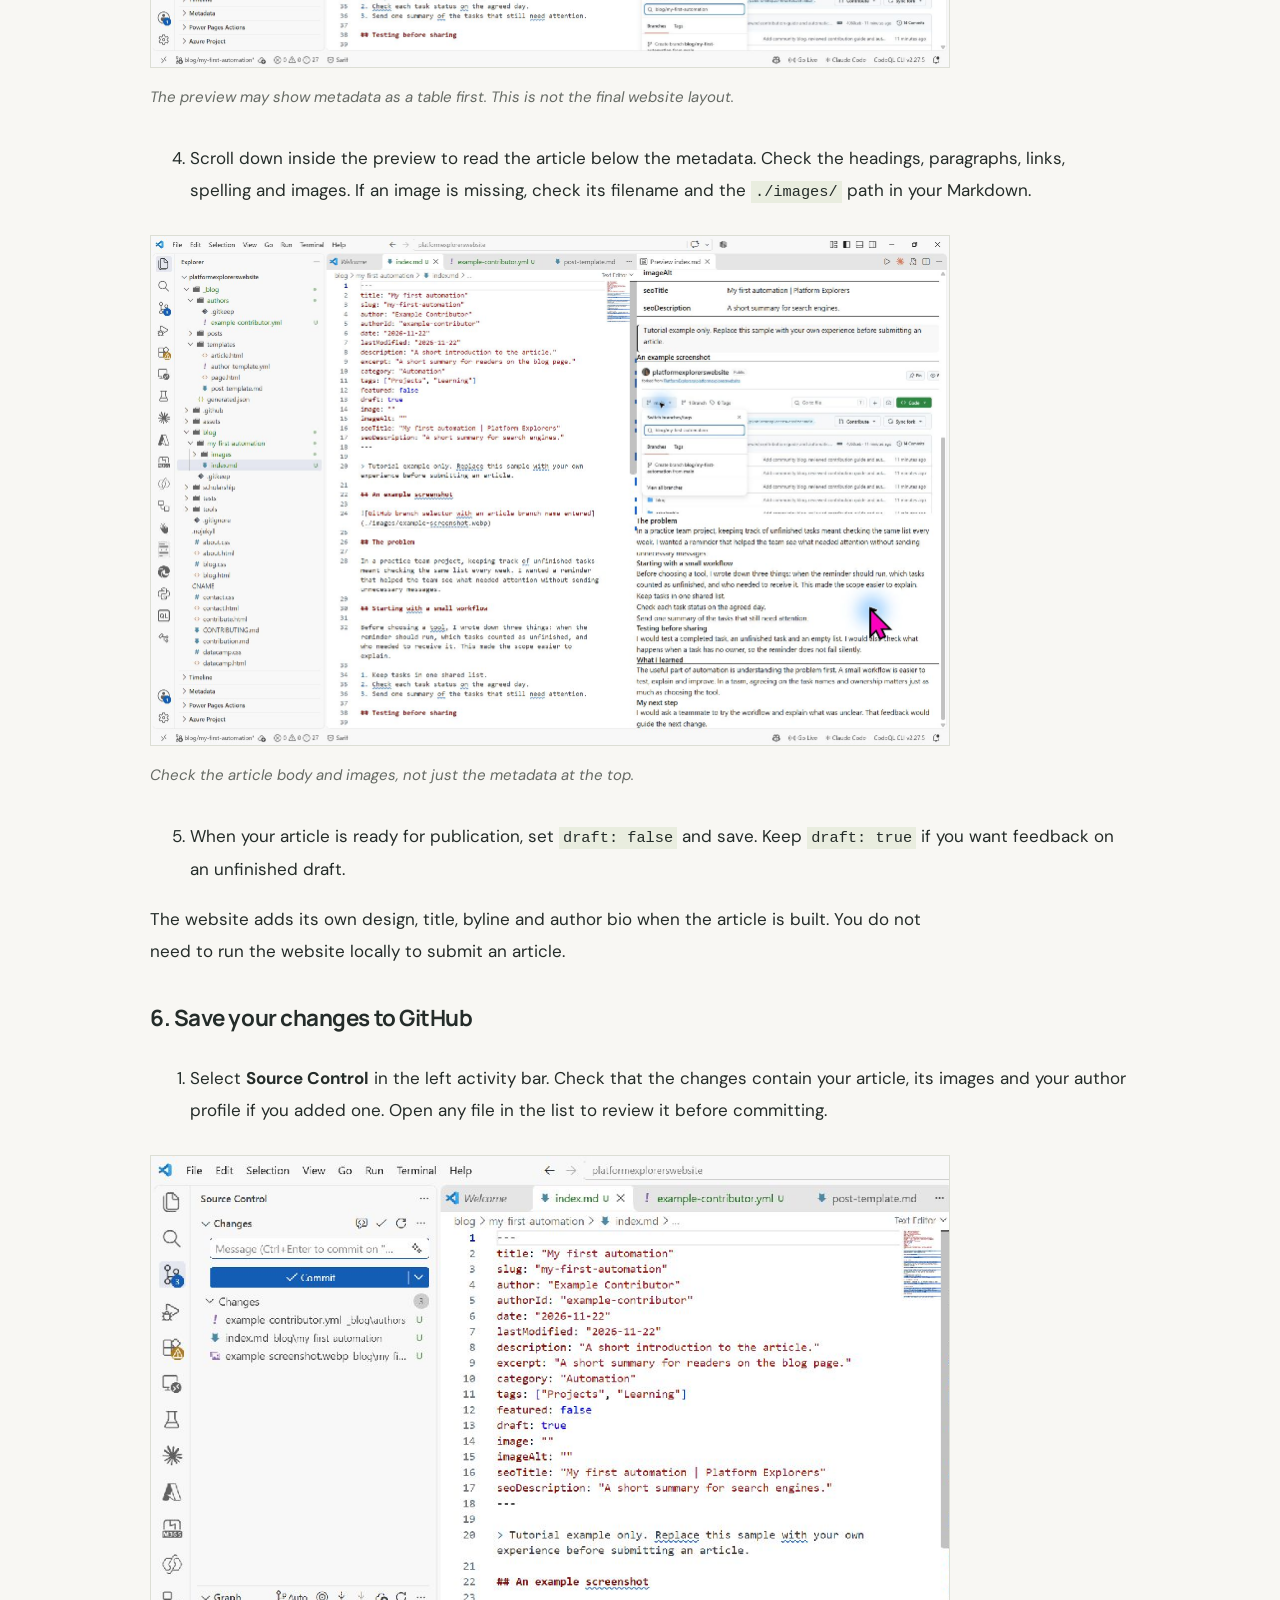
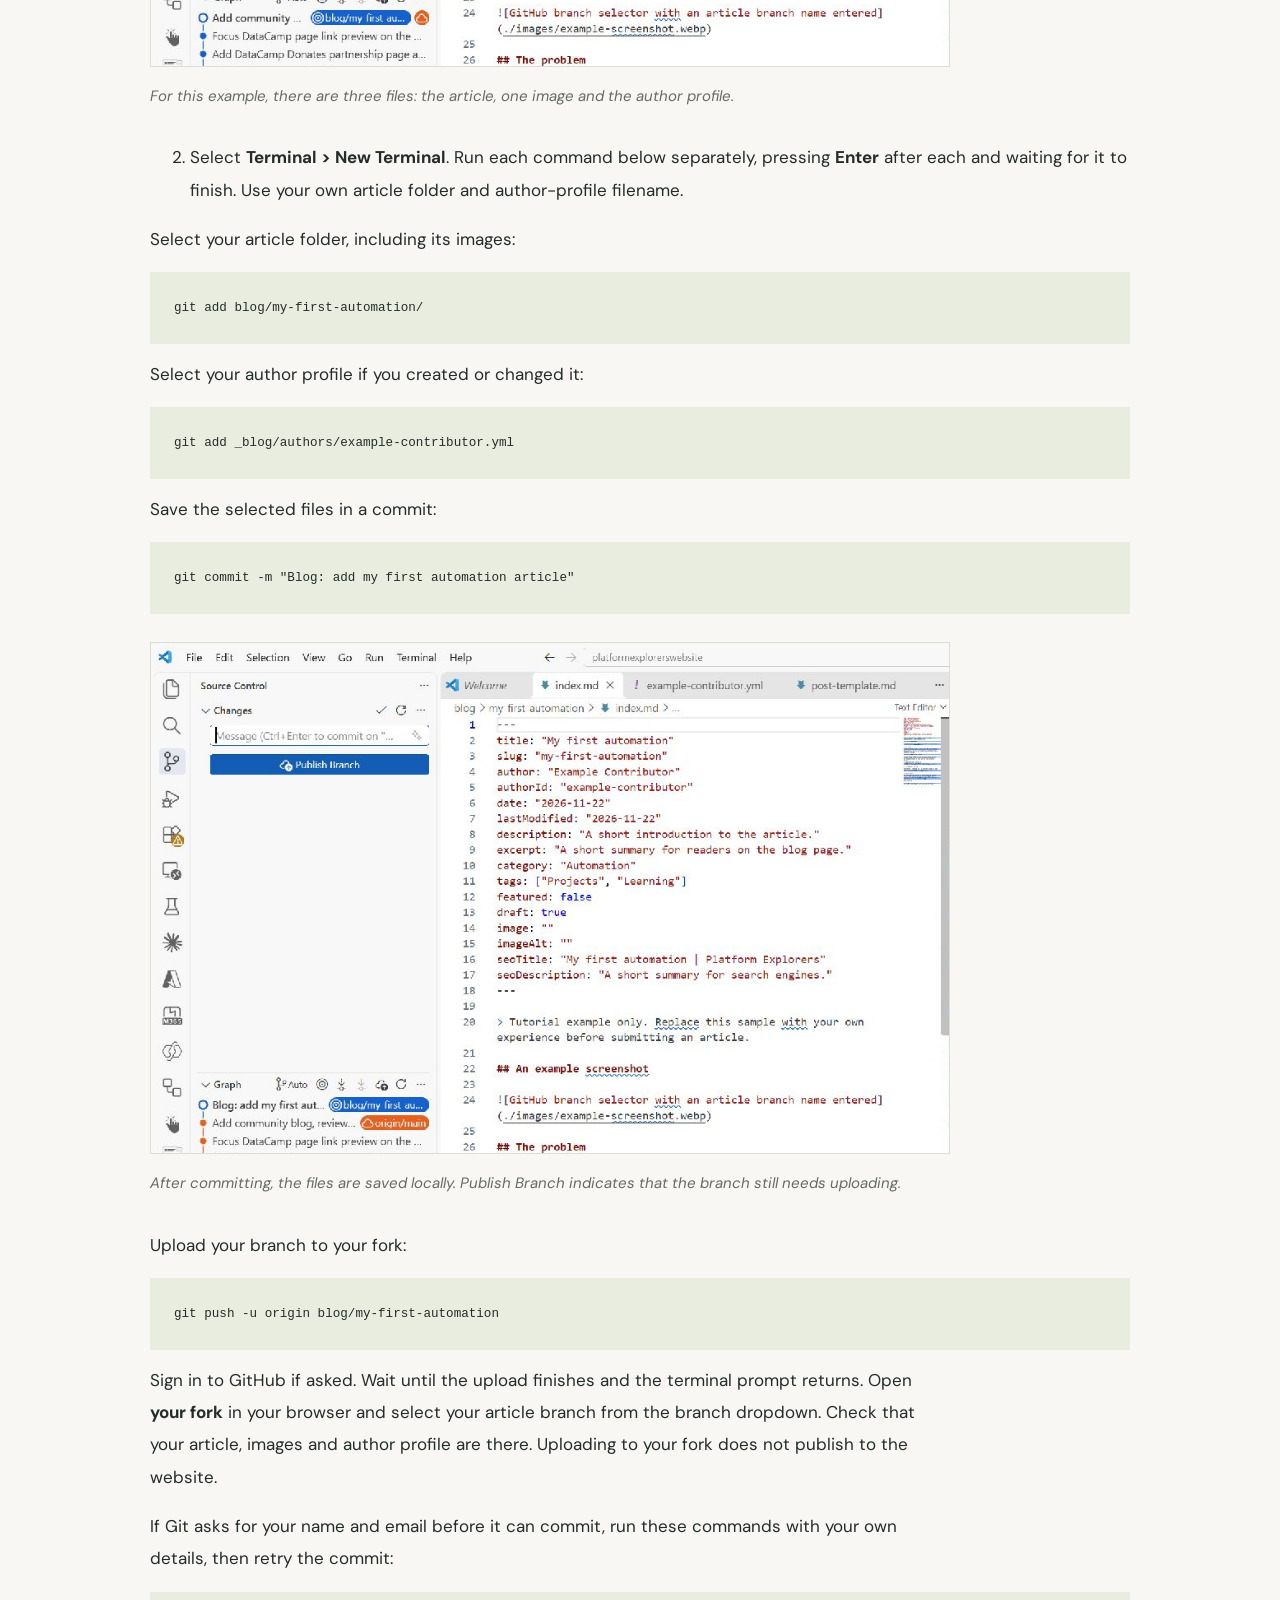
<file: contribute.html>
<!doctype html>
<html lang="en">
<head>
  <meta charset="utf-8">
  <meta name="viewport" content="width=device-width, initial-scale=1">
  <meta name="theme-color" content="#f8f7f3">
  <title>Contribute a blog | Platform Explorers</title>
  <meta name="description" content="Contribute an article, blog or project write-up using VS Code, GitHub or a Word document sent by email to Platform Explorers.">
  <link rel="canonical" href="https://platformexplorers.com/contribute.html">
  <meta property="og:site_name" content="Platform Explorers">
  <meta property="og:title" content="Contribute a blog | Platform Explorers">
  <meta property="og:description" content="Contribute an article, blog or project write-up using VS Code, GitHub or a Word document sent by email to Platform Explorers.">
  <meta property="og:url" content="https://platformexplorers.com/contribute.html">
  
  <link rel="icon" href="/assets/favicon.svg" type="image/svg+xml">
  <link rel="stylesheet" href="/styles.css">
  <link rel="stylesheet" href="/blog.css">
  <script src="/script.js" defer></script>
</head>
<body>
  <a class="skip" href="#main">Skip to content</a>
<header class="header">
    <a class="brand" href="/index.html" aria-label="Platform Explorers home"><span class="logo-crop"><img src="/assets/logo.jpg" alt=""></span><span>PLATFORM<span class="brand-small">EXPLORERS</span></span></a>
    <button class="menu-toggle" aria-expanded="false" aria-controls="navigation">Menu <span>＋</span></button>
    <nav id="navigation" aria-label="Main navigation"><a href="/index.html">Home</a><a href="/about.html">About us</a><a href="/blog.html" aria-current="page">Blog</a><a href="/newsletter.html">Newsletter</a><a href="/partners.html">Partner with us</a><a href="/contact.html">Contact</a><a class="nav-cta" href="/index.html#get-involved">Get involved </a></nav>
  </header>
<main id="main"><article class="contribution-guide wrap"><a class="blog-back" href="/blog.html">All articles</a><header class="article-heading"><h1>Contribute a blog</h1></header><nav class="guide-jumps" aria-label="Contribution guide sections"><a href="#what-you-need">What you need</a><a href="#option-a-contribute-by-email">By email</a><a href="#for-vs-code-and-github-fork-the-repository">GitHub setup</a><a href="#option-b-contribute-using-vs-code">Using VS Code</a><a href="#option-c-contribute-directly-on-github">Using GitHub</a><a href="#open-a-pull-request-vs-code-and-github">Open a pull request</a></nav><div class="article-body"><p>We welcome practical guides, project stories and experiences from our community.
You can contribute by <strong>emailing a Word document</strong>, using <strong>VS Code on your computer</strong>,
or writing directly on <strong>GitHub in your browser</strong>.</p>
<p>Choose the option that works best for you below.</p>
<h2 id="what-you-need">What you need</h2>
<p>For all three options:</p>
<ul>
<li>Your article, a title, a short summary and your author bio.</li>
<li>Any images you want to use, with permission to publish them and descriptive alt text.</li>
</ul>
<h2 id="option-a-contribute-by-email">Option A: contribute by email</h2>
<p>Send us your article, blog or project write-up as a Word document. You do not
need a GitHub account, fork, branch or pull request for this option.</p>
<ol>
<li>Write your article, blog or project write-up in a <strong>Word document (.docx)</strong>.</li>
<li>Include <strong>all images used in the write-up inside the document</strong>, placed beside
   the text they relate to.</li>
<li>Add <strong>your name and a short author bio</strong> at the end of the document.</li>
<li>Attach the Word document to an email and send it to<br>
<a href="mailto:info@platformexplorers.com?subject=Blog%20Contribution">info@platformexplorers.com</a></li>
<li>Use <strong>Blog Contribution</strong> as the email subject.</li>
</ol>
<p><strong>To:</strong> info@platformexplorers.com<br>
<strong>Subject:</strong> Blog Contribution</p>
<h2 id="for-vs-code-and-github-fork-the-repository">For VS Code and GitHub: fork the repository</h2>
<p>A <strong>fork</strong> is your copy of this repository. A <strong>branch</strong> keeps your article's edits
together. A <strong>pull request (PR)</strong> asks the Platform Explorers team to review those
edits and add them to the website.</p>
<p>The screenshots use a tutorial fork and sample article. Use your own account,
article name and author details. Select an image to view it at full size.</p>
<p>For the VS Code and GitHub options, you also need a free
<a href="https://github.com/signup">GitHub account</a>.</p>
<p>For the VS Code method, install these if you don’t already have them:</p>
<ul>
<li><a href="https://git-scm.com/downloads">Git</a>.</li>
<li><a href="https://code.visualstudio.com/">Visual Studio Code</a>.</li>
</ul>
<p>After installing Git, close and reopen VS Code so its terminal can find Git.
The GitHub-only method needs no local software installation.</p>
<p>Complete this setup for the VS Code or GitHub option.
Email contributors only need the email instructions above.</p>
<ol>
<li>Sign in to GitHub and open
   <a href="https://github.com/PlatformExplorers/platformexplorerswebsite">PlatformExplorers/platformexplorerswebsite</a>.</li>
<li>Select <strong>Fork</strong>, choose your own account and select <strong>Create fork</strong>.</li>
<li>Your fork should have an address like
   <code>https://github.com/YOUR-USERNAME/platformexplorerswebsite</code>.</li>
</ol>
<p>If you already have a fork, open it, select <strong>Sync fork</strong>, then <strong>Update branch</strong>
before starting a new contribution.</p>
<p><a href="/assets/contribution/repository.webp"><img alt="Platform Explorers repository with the Fork button at the top right" src="/assets/contribution/repository.webp" loading="lazy" width="1230" height="620"></a></p>
<p><em>Open the Platform Explorers repository and select Fork.</em></p>
<p><a href="/assets/contribution/fork-setup.webp"><img alt="Create a new fork page with the owner, repository name and Create fork button" src="/assets/contribution/fork-setup.webp" loading="lazy" width="740" height="580"></a></p>
<p><em>Choose your account as the owner, keep the repository name and select Create fork.</em></p>
<p><a href="/assets/contribution/fork-created.webp"><img alt="A personal fork showing its source repository and the main branch" src="/assets/contribution/fork-created.webp" loading="lazy" width="1220" height="650"></a></p>
<p><em>Your copy shows your username and a link back to the original repository.</em></p>
<p>Choose the VS Code or GitHub option below to continue from your fork.</p>
<h2 id="option-b-contribute-using-vs-code">Option B: contribute using VS Code</h2>
<p>Start after creating your fork in the shared setup above. These screenshots use
<code>my-first-automation</code> for the article and <code>example-contributor</code> for the author
profile. Replace them with your own names throughout.</p>
<h3 id="1-copy-your-fork-to-your-computer">1. Copy your fork to your computer</h3>
<ol>
<li>In <strong>your fork</strong> on GitHub, select <strong>Code</strong>, choose <strong>HTTPS</strong> and copy the URL.</li>
</ol>
<p><a href="/assets/contribution/copy-clone-url.webp"><img alt="Code menu on the personal fork showing the HTTPS clone URL and copy button" src="/assets/contribution/copy-clone-url.webp" loading="lazy" width="920" height="500"></a></p>
<p><em>Copy the URL from your own fork, not the Platform Explorers repository.</em></p>
<ol start="2">
<li>Open <strong>Visual Studio Code</strong>. Select <strong>File &gt; New Window</strong> so you can work in
   a separate window.</li>
<li>In that new window, select <strong>Terminal &gt; New Terminal</strong>. The terminal opens
   at the bottom of VS Code. If Terminal is hidden in the top menu, select
   <strong>...</strong> to find it.</li>
</ol>
<p><a href="/assets/contribution/vscode-terminal-menu.webp"><img alt="VS Code Terminal menu with New Terminal at the top" src="/assets/contribution/vscode-terminal-menu.webp" loading="lazy" width="680" height="370"></a></p>
<p><em>Select Terminal, then New Terminal. This is where you enter the commands below.</em></p>
<ol start="4">
<li>In the terminal, type <code>git clone</code>, add a space, paste the URL you copied,
   then press <strong>Enter</strong>. Replace <code>YOUR-USERNAME</code> with your GitHub username:</li>
</ol>
<pre><code class="language-shell">git clone https://github.com/YOUR-USERNAME/platformexplorerswebsite.git
</code></pre>
<ol start="5">
<li>Wait until the command finishes and the terminal prompt returns. Git creates
   a folder named <code>platformexplorerswebsite</code> inside the terminal's current
   location. To see that location, type <code>pwd</code> and press <strong>Enter</strong>.</li>
<li>Select <strong>File &gt; Open Folder</strong>. Browse to the location from step 5, open
   <code>platformexplorerswebsite</code>, then select <strong>Select Folder</strong> on Windows
   (<strong>Open</strong> on macOS). Open the whole repository folder, not just <code>blog</code>.</li>
</ol>
<p><a href="/assets/contribution/vscode-open-project.webp"><img alt="Open Folder dialog showing the cloned platformexplorerswebsite folder and Select Folder button" src="/assets/contribution/vscode-open-project.webp" loading="lazy" width="875" height="530"></a></p>
<p><em>Select the cloned platformexplorerswebsite folder. Its files will appear in the Explorer on the left.</em></p>
<h3 id="2-create-a-branch-for-your-article">2. Create a branch for your article</h3>
<ol>
<li>With the repository open, select <strong>Terminal &gt; New Terminal</strong> again. This
   terminal should open inside <code>platformexplorerswebsite</code>.</li>
<li>Type the command below and press <strong>Enter</strong>:</li>
</ol>
<pre><code class="language-shell">git switch -c blog/my-first-automation
</code></pre>
<ol start="3">
<li>Wait for <code>Switched to a new branch</code> in the terminal. The branch name also
   appears at the bottom-left of VS Code. Use your own article name instead of
   <code>my-first-automation</code>, and use that same name in the folder and commands below.</li>
</ol>
<p>To make room for writing, select the <strong>Hide Panel (×)</strong> button at the top-right
of the terminal panel. Open a terminal again from <strong>Terminal &gt; New Terminal</strong>
when you reach step 6.</p>
<h3 id="3-create-your-article-folder-and-markdown-file">3. Create your article folder and Markdown file</h3>
<ol>
<li>Select <strong>Explorer</strong> in the left activity bar if the file list is hidden.</li>
<li>Right-click the <strong>blog</strong> folder and select <strong>New Folder</strong>. Use <code>blog</code>,
   not the separate <code>_blog</code> folder.</li>
</ol>
<p><a href="/assets/contribution/vscode-new-folder-menu.webp"><img alt="VS Code Explorer with the blog folder selected and New Folder in its context menu" src="/assets/contribution/vscode-new-folder-menu.webp" loading="lazy" width="650" height="425"></a></p>
<p><em>Right-click blog, then choose New Folder.</em></p>
<ol start="3">
<li>Type <code>my-first-automation</code> and press <strong>Enter</strong>. Use your own article name
   in lowercase, with hyphens instead of spaces.</li>
</ol>
<p><a href="/assets/contribution/vscode-folder-name.webp"><img alt="New article folder name entered inside blog in VS Code" src="/assets/contribution/vscode-folder-name.webp" loading="lazy" width="650" height="345"></a></p>
<p><em>Create one folder for your article inside blog.</em></p>
<ol start="4">
<li>Right-click your new article folder, select <strong>New File</strong>, type <code>index.md</code>
   and press <strong>Enter</strong>.</li>
</ol>
<p><a href="/assets/contribution/vscode-new-article-file.webp"><img alt="index.md entered as a new filename inside the article folder" src="/assets/contribution/vscode-new-article-file.webp" loading="lazy" width="650" height="345"></a></p>
<p><em>The article file belongs inside your new folder: blog/my-first-automation/index.md.</em></p>
<ol start="5">
<li>In the Explorer, open <strong>_blog &gt; templates &gt; post-template.md</strong>. Click inside
   its text, select all with <strong>Ctrl+A</strong> and copy with <strong>Ctrl+C</strong> (use <strong>Cmd</strong>
   instead of Ctrl on macOS).</li>
</ol>
<p><a href="/assets/contribution/vscode-post-template.webp"><img alt="The post-template.md file open in VS Code with article metadata and sample Markdown" src="/assets/contribution/vscode-post-template.webp" loading="lazy" width="1500" height="920"></a></p>
<p><em>Copy the template's contents. Leave the template file itself unchanged.</em></p>
<ol start="6">
<li>Open your new <code>index.md</code>, click inside the editor and paste the template.</li>
<li>Fill in the fields between the two <code>---</code> lines. Set <code>slug</code> to your article
   folder name, <code>author</code> to your full name and <code>authorId</code> to your author-profile
   filename without <code>.yml</code>. For a new article, set <code>date</code> and <code>lastModified</code>
   to the same date in <code>YYYY-MM-DD</code> format. Keep <code>draft: true</code> while writing.</li>
<li>Below the <strong>second <code>---</code> line</strong>, replace the sample text with your own
   article. Use <code>##</code> for section headings, then write your paragraphs beneath
   them. Save with <strong>Ctrl+S</strong> (<strong>Cmd+S</strong> on macOS).</li>
</ol>
<p><a href="/assets/contribution/vscode-article-details.webp"><img alt="Article metadata and the blog write-up in index.md inside the new article folder" src="/assets/contribution/vscode-article-details.webp" loading="lazy" width="1500" height="970"></a></p>
<p><em>The example folder and slug match. Write your own article beneath the metadata.</em></p>
<ol start="9">
<li>If you have images, right-click your article folder and select <strong>New Folder</strong>.
   Name it <code>images</code> and press <strong>Enter</strong>. Skip this if you have no images.</li>
</ol>
<p><a href="/assets/contribution/vscode-images-folder.webp"><img alt="Creating an images folder inside the article folder in VS Code" src="/assets/contribution/vscode-images-folder.webp" loading="lazy" width="1500" height="610"></a></p>
<p><em>Keep images inside your article folder, alongside index.md.</em></p>
<ol start="10">
<li>Drag your image files from File Explorer (Finder on macOS) into that
    <code>images</code> folder in VS Code. Add each image to your article with its exact
    filename, for example:</li>
</ol>
<pre><code class="language-markdown">![GitHub branch selector with an article branch name entered](./images/example-screenshot.webp)
</code></pre>
<p>See <a href="#article-metadata-and-images">Article metadata and images</a> at the end of
this guide for cover images and a reference for every field.</p>
<h3 id="4-add-your-author-profile">4. Add your author profile</h3>
<p>Do this on your first contribution. For later articles, reuse your existing
profile and <code>authorId</code>.</p>
<ol>
<li>Open <strong>_blog &gt; templates &gt; author-template.yml</strong>. Click inside the editor,
   select all and copy the contents.</li>
<li>In the Explorer, right-click <strong>_blog &gt; authors</strong>, select <strong>New File</strong> and
   enter <code>example-contributor.yml</code>. Replace <code>example-contributor</code> with your own
   name in lowercase, with hyphens instead of spaces. Press <strong>Enter</strong>.</li>
</ol>
<p><a href="/assets/contribution/vscode-new-author-file.webp"><img alt="Creating example-contributor.yml inside _blog/authors in VS Code" src="/assets/contribution/vscode-new-author-file.webp" loading="lazy" width="1200" height="515"></a></p>
<p><em>The filename must match the authorId in your article, followed by .yml.</em></p>
<ol start="3">
<li>Paste the author template into the new file. Set <code>name</code> to exactly the same
   full name as your article's <code>author</code>. Write two or three sentences about
   yourself in <code>bio</code>. Leave <code>image</code> and <code>website</code> empty if you do not need them.</li>
<li>Save the file. Check that your article's <code>authorId</code> matches this filename
   without <code>.yml</code>.</li>
</ol>
<p><a href="/assets/contribution/vscode-author-profile.webp"><img alt="Saved author profile showing name, bio and optional image and website fields" src="/assets/contribution/vscode-author-profile.webp" loading="lazy" width="1500" height="520"></a></p>
<p><em>The example profile uses Example Contributor, matching the article's author field.</em></p>
<h3 id="5-check-your-article">5. Check your article</h3>
<ol>
<li>Select <strong>File &gt; Save All</strong>.</li>
<li>Open your article's <code>index.md</code>.</li>
<li>Select <strong>Open Preview to the Side</strong> at the top-right of the editor. Depending
   on your VS Code extensions, it may say <strong>Show Markdown Preview to side</strong>.
   You can also press <strong>Ctrl+K</strong>, release the keys, then press <strong>V</strong> (use
   <strong>Cmd+K</strong>, then <strong>V</strong> on macOS).</li>
</ol>
<p><a href="/assets/contribution/vscode-preview-metadata.webp"><img alt="VS Code with index.md on the left and the metadata table in its Markdown preview on the right" src="/assets/contribution/vscode-preview-metadata.webp" loading="lazy" width="1600" height="1019"></a></p>
<p><em>The preview may show metadata as a table first. This is not the final website layout.</em></p>
<ol start="4">
<li>Scroll down inside the preview to read the article below the metadata.
   Check the headings, paragraphs, links, spelling and images. If an image is
   missing, check its filename and the <code>./images/</code> path in your Markdown.</li>
</ol>
<p><a href="/assets/contribution/vscode-preview-body.webp"><img alt="Article preview showing a local image and the blog write-up beside the Markdown editor" src="/assets/contribution/vscode-preview-body.webp" loading="lazy" width="1600" height="1019"></a></p>
<p><em>Check the article body and images, not just the metadata at the top.</em></p>
<ol start="5">
<li>When your article is ready for publication, set <code>draft: false</code> and save.
   Keep <code>draft: true</code> if you want feedback on an unfinished draft.</li>
</ol>
<p>The website adds its own design, title, byline and author bio when the article
is built. You do not need to run the website locally to submit an article.</p>
<h3 id="6-save-your-changes-to-github">6. Save your changes to GitHub</h3>
<ol>
<li>Select <strong>Source Control</strong> in the left activity bar. Check that the changes
   contain your article, its images and your author profile if you added one.
   Open any file in the list to review it before committing.</li>
</ol>
<p><a href="/assets/contribution/vscode-review-changes.webp"><img alt="Source Control listing the example article, image and author profile as three changed files" src="/assets/contribution/vscode-review-changes.webp" loading="lazy" width="970" height="620"></a></p>
<p><em>For this example, there are three files: the article, one image and the author profile.</em></p>
<ol start="2">
<li>Select <strong>Terminal &gt; New Terminal</strong>. Run each command below separately,
   pressing <strong>Enter</strong> after each and waiting for it to finish. Use your own
   article folder and author-profile filename.</li>
</ol>
<p>Select your article folder, including its images:</p>
<pre><code class="language-shell">git add blog/my-first-automation/
</code></pre>
<p>Select your author profile if you created or changed it:</p>
<pre><code class="language-shell">git add _blog/authors/example-contributor.yml
</code></pre>
<p>Save the selected files in a commit:</p>
<pre><code class="language-shell">git commit -m &quot;Blog: add my first automation article&quot;
</code></pre>
<p><a href="/assets/contribution/vscode-local-commit.webp"><img alt="VS Code Source Control after the local commit, with no pending file changes and Publish Branch available" src="/assets/contribution/vscode-local-commit.webp" loading="lazy" width="970" height="620"></a></p>
<p><em>After committing, the files are saved locally. Publish Branch indicates that the branch still needs uploading.</em></p>
<p>Upload your branch to your fork:</p>
<pre><code class="language-shell">git push -u origin blog/my-first-automation
</code></pre>
<p>Sign in to GitHub if asked. Wait until the upload finishes and the terminal
prompt returns. Open <strong>your fork</strong> in your browser and select your article
branch from the branch dropdown. Check that your article, images and author
profile are there. Uploading to your fork does not publish to the website.</p>
<p>If Git asks for your name and email before it can commit, run these commands
with your own details, then retry the commit:</p>
<pre><code class="language-shell">git config user.name &quot;Your Name&quot;
git config user.email &quot;your-github-email@example.com&quot;
</code></pre>
<p>Use an email connected to your GitHub account, or the no-reply email shown in
your GitHub email settings. These details are attached to your commits.</p>
<h3 id="7-create-your-pull-request">7. Create your pull request</h3>
<p>In your fork, select <strong>Contribute &gt; Open pull request</strong>. Follow the screenshots
under <a href="#open-a-pull-request-vs-code-and-github">Open a pull request</a> below to
check the destination, add your title and description, and submit it for review.</p>
<p>Use the same article branch for any requested changes. Save, commit and push
your edits to update the existing pull request.</p>
<h2 id="option-c-contribute-directly-on-github">Option C: contribute directly on GitHub</h2>
<p>Use this option to write and save your article in your browser. Start in <strong>your
fork</strong>, after completing the shared GitHub setup above.</p>
<p>The screenshots use the article folder <code>my-first-automation</code> and the author
<code>Example Contributor</code>. Replace these with your own article name and author
details, and use them consistently throughout.</p>
<h3 id="1-create-your-article-branch">1. Create your article branch</h3>
<p>Open the dropdown that says <strong>main</strong>. Enter a branch name such as
<code>blog/my-first-automation</code>, then select <strong>Create branch ... from main</strong>.
Stay on this branch while adding your article, images and author profile.</p>
<p><a href="/assets/contribution/create-branch.webp"><img alt="Branch selector with blog/my-first-automation entered and the Create branch action" src="/assets/contribution/create-branch.webp" loading="lazy" width="920" height="460"></a></p>
<p><em>The example branch is blog/my-first-automation, created from main.</em></p>
<h3 id="2-open-a-new-file">2. Open a new file</h3>
<p>In your fork's file list, check that the branch dropdown shows your article
branch, such as <code>blog/my-first-automation</code>. Select <strong>Add file</strong>, then
<strong>Create new file</strong>.</p>
<p><a href="/assets/contribution/add-file-menu.webp"><img alt="Add file menu on the article branch with Create new file selected" src="/assets/contribution/add-file-menu.webp" loading="lazy" width="930" height="460"></a></p>
<p><em>Choose Create new file to open the article editor.</em></p>
<h3 id="3-add-the-filename-and-article-details">3. Add the filename and article details</h3>
<p>In <strong>Name your file</strong>, create the article folder and file like this:</p>
<ol>
<li>Type <code>blog/</code> to put the file inside the website's blog folder.</li>
<li>Type your article folder name followed by <code>/</code>, for example
   <code>my-first-automation/</code>. When you type the slash, GitHub moves the folder name
   into the path above the editor.</li>
<li>Type <code>index.md</code> as the filename.</li>
</ol>
<p>The complete path should be <code>blog/my-first-automation/index.md</code>. Use your own
article folder name, with lowercase words separated by hyphens. GitHub saves the
new folder and file together when you select <strong>Commit changes</strong> in step 6.</p>
<p>Open the <a href="https://github.com/PlatformExplorers/platformexplorerswebsite/blob/main/_blog/templates/post-template.md">post template</a> in a new browser tab.
On its GitHub page, select <strong>Raw</strong> to show the plain text. Select all that text
and copy it, then return to your new file and paste it into the editor.
Do not copy the formatted Preview view.</p>
<p>Fill in the article details between the two <code>---</code> lines. For a new article, set
<code>date</code> and <code>lastModified</code> to the same date in <code>YYYY-MM-DD</code> format.
The screenshot uses <code>slug: "my-first-automation"</code>, <code>author: "Example Contributor"</code>
and <code>authorId: "example-contributor"</code>.</p>
<p>Use your own values. The <code>slug</code> must match your article folder, and <code>authorId</code>
must match the author-profile filename you will add in step 9. Keep <code>draft: true</code>
while you are writing; change it to <code>false</code> when the article is ready for publication.</p>
<p><a href="/assets/contribution/article-editor.webp"><img alt="Article editor showing index.md inside blog/my-first-automation and the article metadata" src="/assets/contribution/article-editor.webp" loading="lazy" width="1230" height="620"></a></p>
<p><em>The path, slug and author details in the screenshot belong to the same example article.</em></p>
<h3 id="4-write-the-blog-below-the-metadata">4. Write the blog below the metadata</h3>
<p>After the <strong>second <code>---</code> line</strong>, replace the template's sample text with your
article. Use <code>##</code> for section headings, then write your paragraphs underneath.
You can also add lists, links and examples.</p>
<p>The screenshot below shows the article text being written after the metadata.
Replace the tutorial write-up with your own article, blog or project story.</p>
<p><a href="/assets/contribution/blog-writeup.webp"><img alt="Markdown editor showing the article write-up after the closing metadata line" src="/assets/contribution/blog-writeup.webp" loading="lazy" width="1230" height="770"></a></p>
<p><em>Write your article below the closing --- line, as shown here.</em></p>
<h3 id="5-preview-the-article">5. Preview the article</h3>
<p>Select <strong>Preview</strong> beside <strong>Edit</strong>. GitHub displays the metadata as a table first.
This is expected; it is not the article's final website layout.</p>
<p><a href="/assets/contribution/article-preview.webp"><img alt="GitHub Preview tab displaying the metadata as a table" src="/assets/contribution/article-preview.webp" loading="lazy" width="1230" height="790"></a></p>
<p><em>The first part of the preview shows your metadata.</em></p>
<p>Scroll <strong>inside the preview</strong> past that table to read the article text. Check
your headings, paragraphs, spelling and links. Return to <strong>Edit</strong> to make changes.</p>
<p><a href="/assets/contribution/blog-writeup-preview.webp"><img alt="Preview of the sample blog write-up below the metadata table" src="/assets/contribution/blog-writeup-preview.webp" loading="lazy" width="1230" height="890"></a></p>
<p><em>Below the table, the preview shows the actual blog text and headings.</em></p>
<h3 id="6-save-the-article-to-your-branch">6. Save the article to your branch</h3>
<p>Select <strong>Commit changes</strong> at the top of the editor. Enter a short message, such
as <code>Add my first automation article</code>. Keep <strong>Commit directly to the
blog/my-first-automation branch</strong> selected, using your own branch name.
Select <strong>Commit changes</strong> in the dialog to save.</p>
<p><a href="/assets/contribution/commit-dialog.webp"><img alt="Commit dialog with a message and Commit directly to the article branch selected" src="/assets/contribution/commit-dialog.webp" loading="lazy" width="520" height="555"></a></p>
<p><em>Save to the branch you created in step 1. Do not create another branch for each file.</em></p>
<h3 id="7-create-an-images-folder-if-needed">7. Create an images folder, if needed</h3>
<p>Skip steps 7 and 8 if your article has no images.</p>
<p>On your article branch, open <code>blog/</code>, then your article folder (the example is
<code>my-first-automation</code>). Select <strong>Add file</strong>, then
<strong>Create new file</strong>. Enter <code>images/.gitkeep</code> as the filename and leave the content
empty. GitHub moves <code>images</code> into the breadcrumb and leaves <code>.gitkeep</code> in the
filename field, as shown below.</p>
<p>Select <strong>Commit changes</strong> and save to the same article branch. This creates the
<code>images/</code> folder; <code>.gitkeep</code> is only an empty placeholder.</p>
<p><a href="/assets/contribution/create-images-folder.webp"><img alt="New file editor with images in the breadcrumb and .gitkeep as the filename" src="/assets/contribution/create-images-folder.webp" loading="lazy" width="1230" height="250"></a></p>
<p><em>Typing images/.gitkeep creates the images folder inside your article folder.</em></p>
<h3 id="8-upload-and-reference-your-images">8. Upload and reference your images</h3>
<p>Open the new <code>images/</code> folder. Select <strong>Add file</strong>, then <strong>Upload files</strong>.
On the screen below, select <strong>choose your files</strong> or drag your images into the
upload area. Once the files appear in the upload list, enter a short commit message, keep
your article branch selected and select <strong>Commit changes</strong>. You can leave <code>.gitkeep</code> in the folder.</p>
<p><a href="/assets/contribution/upload-images.webp"><img alt="Upload screen inside blog/my-first-automation/images with a file selection area and commit button" src="/assets/contribution/upload-images.webp" loading="lazy" width="1230" height="685"></a></p>
<p><em>The screenshot shows where to choose your image files before saving the upload.</em></p>
<p>Return to your article's <code>index.md</code> on the same branch and select its pencil/edit
button. Image paths must match the uploaded filenames exactly, including the
file extension and capital letters. To place an image within your article, use
this example with your own filename and description:</p>
<pre><code class="language-markdown">![Describe what the image shows](./images/cover.webp)
</code></pre>
<p>To show an image as the article's cover, fill in these two metadata fields
with your own filename and description:</p>
<pre><code class="language-yaml">image: &quot;./images/cover.webp&quot;
imageAlt: &quot;Describe what your cover image shows&quot;
</code></pre>
<p>If you do not want a cover, leave <code>image: ""</code> and <code>imageAlt: ""</code>. Select
<strong>Commit changes</strong> to save your edits to the same article branch.</p>
<h3 id="9-add-your-author-profile">9. Add your author profile</h3>
<p>For your first contribution, return to your fork's file list. Check that your
article branch is selected, then select <strong>Add file</strong>, followed by <strong>Create new file</strong>.</p>
<p>In <strong>Name your file</strong>, enter <code>_blog/authors/example-contributor.yml</code>, replacing
<code>example-contributor</code> with the <code>authorId</code> you used in your article.</p>
<p>Open the <a href="https://github.com/PlatformExplorers/platformexplorerswebsite/blob/main/_blog/templates/author-template.yml">author template</a> in another tab.
Select <strong>Raw</strong>, copy the plain text and paste it into your new profile file.
Set <code>name</code> to exactly the same name as the article's <code>author</code> field. Write two
or three sentences about yourself in <code>bio</code>. Leave <code>image</code> and <code>website</code> empty
if you do not want to add them.</p>
<p><a href="/assets/contribution/author-profile.webp"><img alt="Author profile editor showing _blog/authors/example-contributor.yml with the name and bio fields" src="/assets/contribution/author-profile.webp" loading="lazy" width="1230" height="250"></a></p>
<p><em>The example profile filename matches authorId: example-contributor, and its name matches author: Example Contributor.</em></p>
<p>Select <strong>Commit changes</strong> and save the profile to your article branch. On later
contributions, reuse your existing profile and <code>authorId</code>.</p>
<h3 id="10-open-your-pull-request">10. Open your pull request</h3>
<p>Check that your article, any images and your author profile are saved on the
same branch. If the article is ready for publication, edit <code>index.md</code>, set
<code>draft: false</code> and commit that change. Keep <code>draft: true</code> if you are submitting
a draft for feedback.</p>
<p>Continue to <a href="#open-a-pull-request-vs-code-and-github">Open a pull request</a> below
to send them to Platform Explorers for review.</p>
<h2 id="your-author-profile">Your author profile</h2>
<p>Complete this once, on your first contribution:</p>
<pre><code class="language-yaml">name: &quot;Your full name&quot;
bio: &quot;Two or three sentences about your work, interests and experience with your topic.&quot;
image: &quot;&quot;
website: &quot;&quot;
</code></pre>
<p>Save it as <code>_blog/authors/your-name.yml</code>. In the article, use:</p>
<pre><code class="language-yaml">author: &quot;Your full name&quot;
authorId: &quot;your-name&quot;
</code></pre>
<p>The website adds <strong>Written by</strong> near the top of your article and <strong>About the author</strong>
with your bio at the end. Reuse the same <code>authorId</code> for future posts. You may update
your profile in a later PR. A public HTTPS profile link and portrait are optional.
For a reusable portrait, upload it to <code>assets/blog/</code> and use, for example,
<code>image: "/assets/blog/your-name.webp"</code>. Leave optional fields empty to omit them.
Only include information you want to appear publicly.</p>
<h2 id="open-a-pull-request-vs-code-and-github">Open a pull request (VS Code and GitHub)</h2>
<h3 id="1-start-the-pull-request-from-your-fork">1. Start the pull request from your fork</h3>
<p>Open your fork on GitHub and select your article branch. Select <strong>Contribute</strong>,
then <strong>Open pull request</strong>, as shown below. You may also see a <strong>Compare &amp; pull
request</strong> button above the files.</p>
<p><a href="/assets/contribution/open-pull-request.webp"><img alt="Contribute menu on the article branch with the Open pull request button" src="/assets/contribution/open-pull-request.webp" loading="lazy" width="920" height="460"></a></p>
<p><em>Open the pull request from the branch containing your saved article files.</em></p>
<h3 id="2-check-where-your-changes-will-go">2. Check where your changes will go</h3>
<p>At the top of the comparison page, check these settings before continuing:</p>
<table>
<thead>
<tr>
<th>Setting</th>
<th>Value</th>
</tr>
</thead>
<tbody>
<tr>
<td>Base repository</td>
<td><code>PlatformExplorers/platformexplorerswebsite</code></td>
</tr>
<tr>
<td>Base branch</td>
<td><code>main</code></td>
</tr>
<tr>
<td>Head repository</td>
<td>Your fork</td>
</tr>
<tr>
<td>Compare branch</td>
<td>Your article branch, such as <code>blog/my-first-automation</code></td>
</tr>
</tbody>
</table>
<p><a href="/assets/contribution/pull-request-comparison.webp"><img alt="Comparison page with PlatformExplorers main as the destination and the personal article branch as the source" src="/assets/contribution/pull-request-comparison.webp" loading="lazy" width="1220" height="350"></a></p>
<p><em>The left side is the Platform Explorers destination. The right side is your fork and article branch.</em></p>
<h3 id="3-fill-in-the-form-and-submit">3. Fill in the form and submit</h3>
<p>Add a title, such as <code>Blog: My first automation</code>, and a short description of your
article. Complete the checklist in the description. Review the changed files
shown below the form: include your article, its images and your new or updated
author profile.</p>
<p>When your article is ready, check that its metadata has <code>draft: false</code>, then
select <strong>Create pull request</strong>. If you are still working on it, keep <code>draft: true</code>
and choose <strong>Create draft pull request</strong> from the dropdown beside that button.</p>
<p><a href="/assets/contribution/pull-request-form.webp"><img alt="Pull request form with the title, description, checklist and Create pull request button" src="/assets/contribution/pull-request-form.webp" loading="lazy" width="850" height="665"></a></p>
<p><em>Fill in your own article details. This screenshot is a tutorial example; its form was not submitted.</em></p>
<p>Watch the PR's checks and comments. If a check fails, open its build log and find
the filename and error. Fix the file on <strong>the same branch</strong> in VS Code or GitHub,
commit and push/save. The existing PR updates automatically; do not open another.
If this is your first contribution, a maintainer may need to approve the automated
checks before they run.</p>
<p>Opening a PR does not publish your article. After a maintainer approves and merges
a ready post, the build creates its HTML page, updates <code>blog.html</code> and the sitemap,
and deploys the website. A draft remains hidden. Keep an existing post's slug
unchanged so its published links continue working.</p>
<h2 id="before-you-submit-through-github">Before you submit through GitHub</h2>
<ul>
<li>[ ] My article is <code>blog/my-article/index.md</code> and the folder matches its <code>slug</code>.</li>
<li>[ ] I used the post template and filled in every required metadata field.</li>
<li>[ ] I added or reused an author profile with a publication-ready bio.</li>
<li>[ ] My images are in my article's <code>images/</code> folder, with working paths and alt text.</li>
<li>[ ] I have permission to publish the content and images, and credited sources.</li>
<li>[ ] I checked formatting, links and private information.</li>
<li>[ ] I set <code>draft</code> correctly and included only the intended files in my PR.</li>
</ul>
<h2 id="further-help">Further help</h2>
<ul>
<li><a href="https://code.visualstudio.com/docs/sourcecontrol/repos-remotes">VS Code: cloning repositories</a></li>
<li><a href="https://code.visualstudio.com/docs/sourcecontrol/branches-worktrees">VS Code: branches and publishing a branch</a></li>
<li><a href="https://docs.github.com/en/pull-requests/how-tos/create-pull-requests/creating-a-pull-request-from-a-fork">GitHub: opening a pull request from a fork</a></li>
</ul>
<h2 id="article-metadata-and-images">Article metadata and images</h2>
<p>These fields are for the VS Code and GitHub options. They are not required for
a Word document sent by email.</p>
<p>Keep the metadata between the two <code>---</code> lines at the start of <code>index.md</code>.
Set <code>slug</code> to the article folder name. These must match. For a local image:</p>
<pre><code class="language-yaml">slug: &quot;my-first-automation&quot;
image: &quot;./images/cover.webp&quot;
imageAlt: &quot;Describe what the cover image shows&quot;
</code></pre>
<p>To insert an image in the article body:</p>
<pre><code class="language-markdown">![Describe what the reader needs to know](./images/example-screenshot.png)
</code></pre>
<p>Use lowercase, hyphenated filenames. Supported image formats are JPG, JPEG, PNG,
WebP and GIF; aim for under 500 KB per image. Keep image paths inside your article's
<code>images/</code> folder. Do not use paths from your computer such as <code>C:\Users\...</code>.
If you do not need a cover, keep <code>image: ""</code> and <code>imageAlt: ""</code>.</p>
<table>
<thead>
<tr>
<th>Field</th>
<th>What to enter</th>
</tr>
</thead>
<tbody>
<tr>
<td><code>title</code></td>
<td>The visible article headline.</td>
</tr>
<tr>
<td><code>slug</code></td>
<td>Unique lowercase words separated by hyphens. Becomes <code>/blog/your-slug/</code>. Keep it unchanged after publication so existing links keep working.</td>
</tr>
<tr>
<td><code>author</code></td>
<td>Your full name, exactly as it appears in your author profile.</td>
</tr>
<tr>
<td><code>authorId</code></td>
<td>Your profile filename without <code>.yml</code>, for example <code>rachel-irabor</code>.</td>
</tr>
<tr>
<td><code>date</code></td>
<td>Original publication date in quoted <code>YYYY-MM-DD</code> format.</td>
</tr>
<tr>
<td><code>lastModified</code></td>
<td>Date of the latest edit, on or after <code>date</code>.</td>
</tr>
<tr>
<td><code>description</code></td>
<td>Short introduction displayed at the top of the article.</td>
</tr>
<tr>
<td><code>excerpt</code></td>
<td>Summary displayed on the blog listing.</td>
</tr>
<tr>
<td><code>category</code></td>
<td>One clear topic, such as Automation, Career or Community.</td>
</tr>
<tr>
<td><code>tags</code></td>
<td>A list such as <code>["Power Automate", "SharePoint"]</code>.</td>
</tr>
<tr>
<td><code>featured</code></td>
<td><code>true</code> to show a Featured label; otherwise <code>false</code>.</td>
</tr>
<tr>
<td><code>draft</code></td>
<td><code>true</code> hides the post from the public site. Set <code>false</code> when ready for review and publication.</td>
</tr>
<tr>
<td><code>image</code></td>
<td>Optional cover image, e.g. <code>./images/cover.webp</code>. Leave <code>""</code> to omit.</td>
</tr>
<tr>
<td><code>imageAlt</code></td>
<td>Describe the cover image for readers who cannot see it. Required when an image is supplied.</td>
</tr>
<tr>
<td><code>seoTitle</code></td>
<td>Search and browser title, usually your headline plus Platform Explorers.</td>
</tr>
<tr>
<td><code>seoDescription</code></td>
<td>A concise, accurate summary for search engines and shared links.</td>
</tr>
</tbody>
</table>
<p>Write sections with <code>## Heading</code> and subsections with <code>### Heading</code>. Do not repeat
the article title, byline or author bio in the body; the website adds them.
Use descriptive links, readable paragraphs, lists and fenced code blocks where
helpful. Use Markdown rather than raw HTML. Scripts, iframes, forms and unsafe
links are removed during the build.</p>
<p>Credit sources and any images that require attribution. Check facts and links,
and remove credentials or private information from examples and screenshots.</p></div></article></main>
<footer class="wrap"><div class="footer-left"><a class="footer-logo" href="/index.html" aria-label="Platform Explorers home"><img src="/assets/logo.jpg" alt="Platform Explorers" width="500" height="500"></a><p>Building confidence, experience, and careers.</p><a class="footer-email" href="mailto:info@platformexplorers.com">info@platformexplorers.com</a><nav class="footer-socials" aria-label="Social media"><a href="https://x.com/platexplorers" target="_blank" rel="noopener noreferrer">Twitter / X</a><a href="https://www.instagram.com/platform_explorers/" target="_blank" rel="noopener noreferrer">Instagram</a><a href="https://discord.gg/9USF3U8Ch" target="_blank" rel="noopener noreferrer">Discord</a><a href="https://www.linkedin.com/company/platform-explorers/" target="_blank" rel="noopener noreferrer">LinkedIn</a></nav></div><div class="footer-right"><nav class="footer-links" aria-label="Footer navigation"><a href="/index.html">Home</a><a href="/about.html">About us</a><a href="/blog.html" aria-current="page">Blog</a><a href="/newsletter.html">Newsletter</a><a href="/scholarship/">DataCamp programme</a><a href="/partners.html">Partner with us</a><a href="/contact.html">Contact</a></nav><span>© <span id="year">2026</span> Platform Explorers</span><span>A registered nonprofit company in Ireland.</span></div></footer>
</body>
</html>
</file>
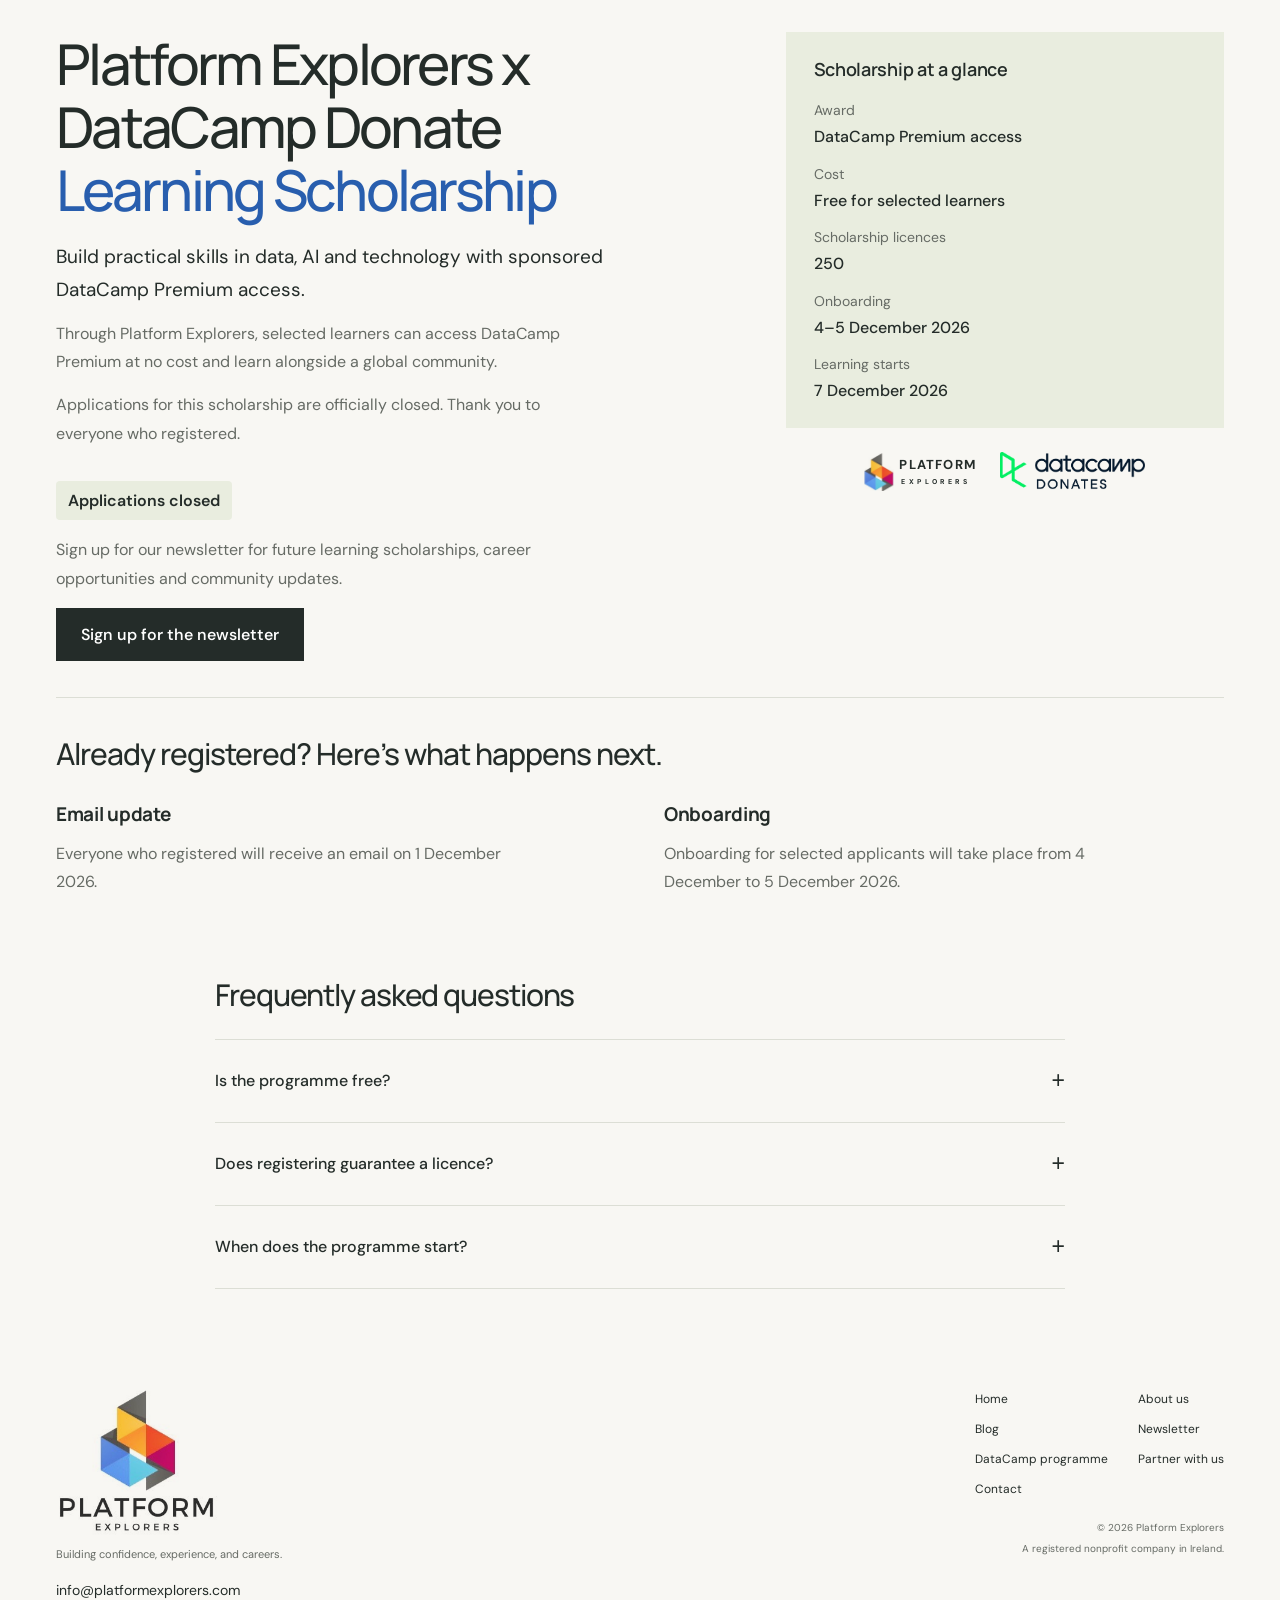
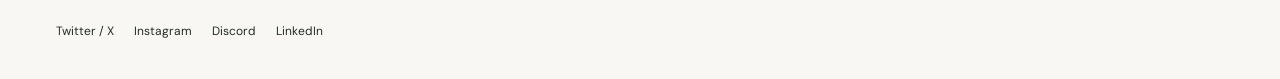
<file: datacamp.html>
<!doctype html>
<html lang="en"><head><meta charset="utf-8"><meta name="viewport" content="width=device-width, initial-scale=1"><title>Scholarship — Platform Explorers</title><link rel="canonical" href="https://platformexplorers.com/scholarship/"><meta http-equiv="refresh" content="0;url=scholarship/"><script>location.replace('scholarship/' + location.search + location.hash);</script></head><body><p><a href="scholarship/">Continue to the scholarship page</a></p></body></html>
</file>
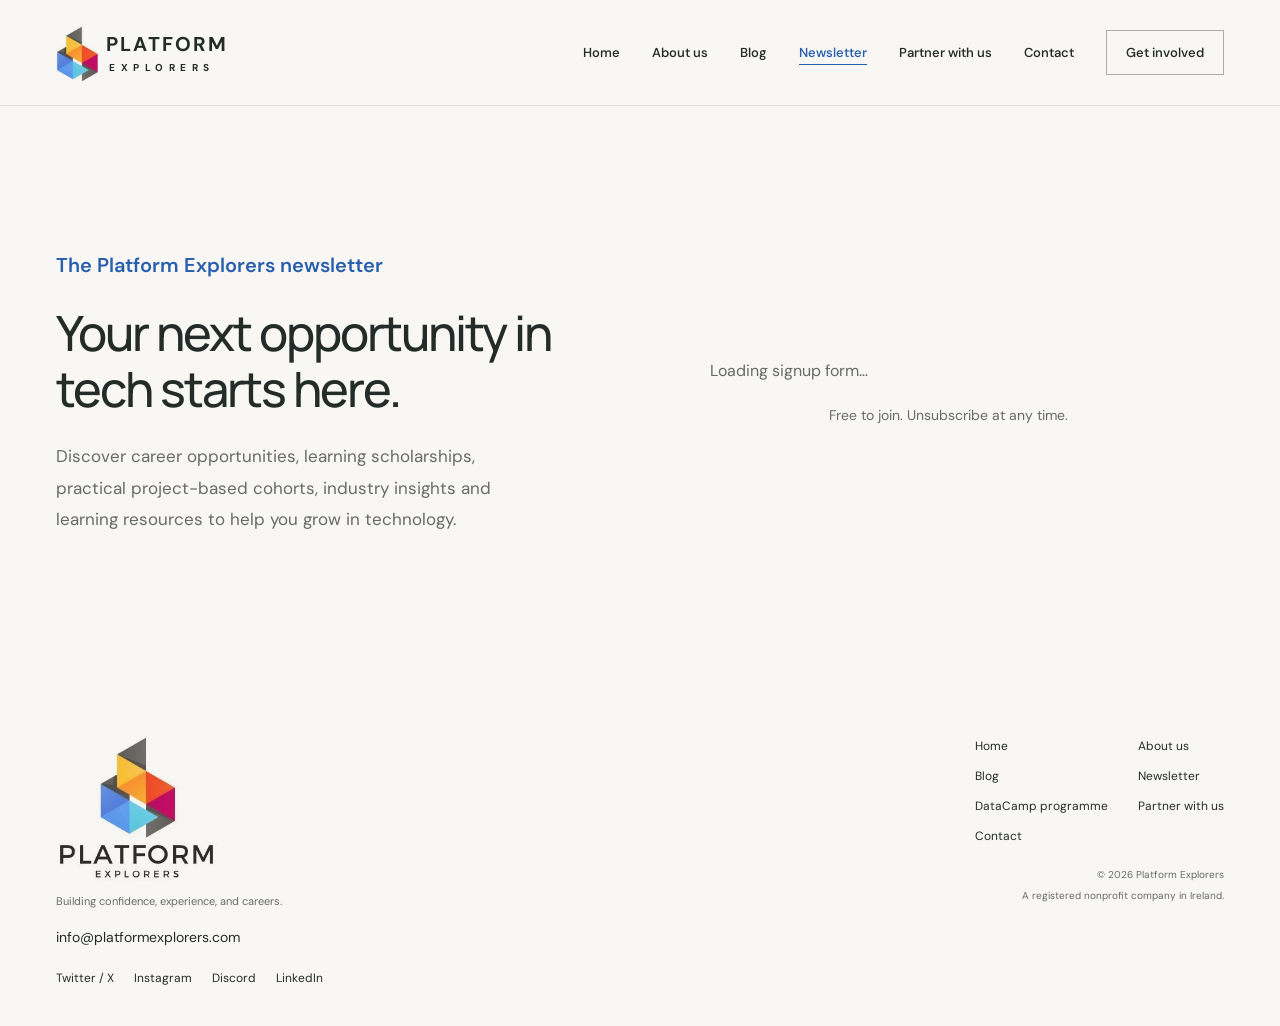
<file: newsletter.html>
<!doctype html>
<html lang="en">
<head>
  <meta charset="utf-8">
  <meta name="viewport" content="width=device-width, initial-scale=1">
  <meta name="theme-color" content="#f6f5f1">
  <meta name="description" content="Subscribe to the Platform Explorers newsletter for career opportunities, learning scholarships, practical project-based cohorts, industry insights and learning resources.">
  <title>Newsletter — Platform Explorers</title>
  <link rel="canonical" href="https://platformexplorers.com/newsletter.html">
  <meta property="og:type" content="website">
  <meta property="og:site_name" content="Platform Explorers">
  <meta property="og:url" content="https://platformexplorers.com/newsletter.html">
  <meta property="og:title" content="Newsletter — Platform Explorers">
  <meta property="og:description" content="Subscribe to the Platform Explorers newsletter for career opportunities, learning scholarships, practical project-based cohorts, industry insights and learning resources.">
  <link rel="icon" href="assets/favicon.svg" type="image/svg+xml">
  <link rel="stylesheet" href="styles.css">
  <link rel="stylesheet" href="newsletter.css">
  <script src="script.js" defer></script>
  <script src="newsletter.js" defer></script>
</head>
<body class="newsletter-document">
  <a class="skip" href="#main">Skip to content</a>
  <header class="header">
    <a class="brand" href="index.html" aria-label="Platform Explorers home"><span class="logo-crop"><img src="assets/logo.jpg" alt=""></span><span>PLATFORM<span class="brand-small">EXPLORERS</span></span></a>
    <button class="menu-toggle" aria-expanded="false" aria-controls="navigation">Menu <span>＋</span></button>
    <nav id="navigation" aria-label="Main navigation"><a href="index.html">Home</a><a href="about.html">About us</a><a href="blog.html">Blog</a><a href="newsletter.html" aria-current="page">Newsletter</a><a href="partners.html">Partner with us</a><a href="contact.html">Contact</a><a class="nav-cta" href="index.html#get-involved">Get involved </a></nav>
  </header>
  <main id="main">
    <section class="newsletter-page wrap" aria-labelledby="newsletter-heading">
      <div class="newsletter-copy">
        <p class="newsletter-kicker">The Platform Explorers newsletter</p>
        <h1 id="newsletter-heading">Your next opportunity in tech starts here.</h1>
        <p class="newsletter-description">Discover career opportunities, learning scholarships, practical project-based cohorts, industry insights and learning resources to help you grow in technology.</p>
      </div>
      <div class="newsletter-card">
        <p class="newsletter-status" role="status">Loading signup form…</p>
        <div class="newsletter-signup">
          <script async data-uid="dbb0c59509" src="https://platform-explorers.kit.com/dbb0c59509/index.js"></script>
        </div>
        <noscript><p class="newsletter-help">JavaScript is needed for the embedded form. <a href="https://platform-explorers.kit.com/dbb0c59509">Open the signup form</a>.</p></noscript>
        <p class="newsletter-note">Free to join. Unsubscribe at any time.</p>
      </div>
    </section>
  </main>
  <footer class="wrap"><div class="footer-left"><a class="footer-logo" href="index.html" aria-label="Platform Explorers home"><img src="assets/logo.jpg" alt="Platform Explorers" width="500" height="500"></a><p>Building confidence, experience, and careers.</p><a class="footer-email" href="mailto:info@platformexplorers.com">info@platformexplorers.com</a><nav class="footer-socials" aria-label="Social media"><a href="https://x.com/platexplorers" target="_blank" rel="noopener noreferrer">Twitter / X</a><a href="https://www.instagram.com/platform_explorers/" target="_blank" rel="noopener noreferrer">Instagram</a><a href="https://discord.gg/9USF3U8Ch" target="_blank" rel="noopener noreferrer">Discord</a><a href="https://www.linkedin.com/company/platform-explorers/" target="_blank" rel="noopener noreferrer">LinkedIn</a></nav></div><div class="footer-right"><nav class="footer-links" aria-label="Footer navigation"><a href="index.html">Home</a><a href="about.html">About us</a><a href="blog.html">Blog</a><a href="newsletter.html" aria-current="page">Newsletter</a><a href="scholarship/">DataCamp programme</a><a href="partners.html">Partner with us</a><a href="contact.html">Contact</a></nav><span>© <span id="year">2026</span> Platform Explorers</span><span>A registered nonprofit company in Ireland.</span></div></footer>
</body>
</html>
</file>
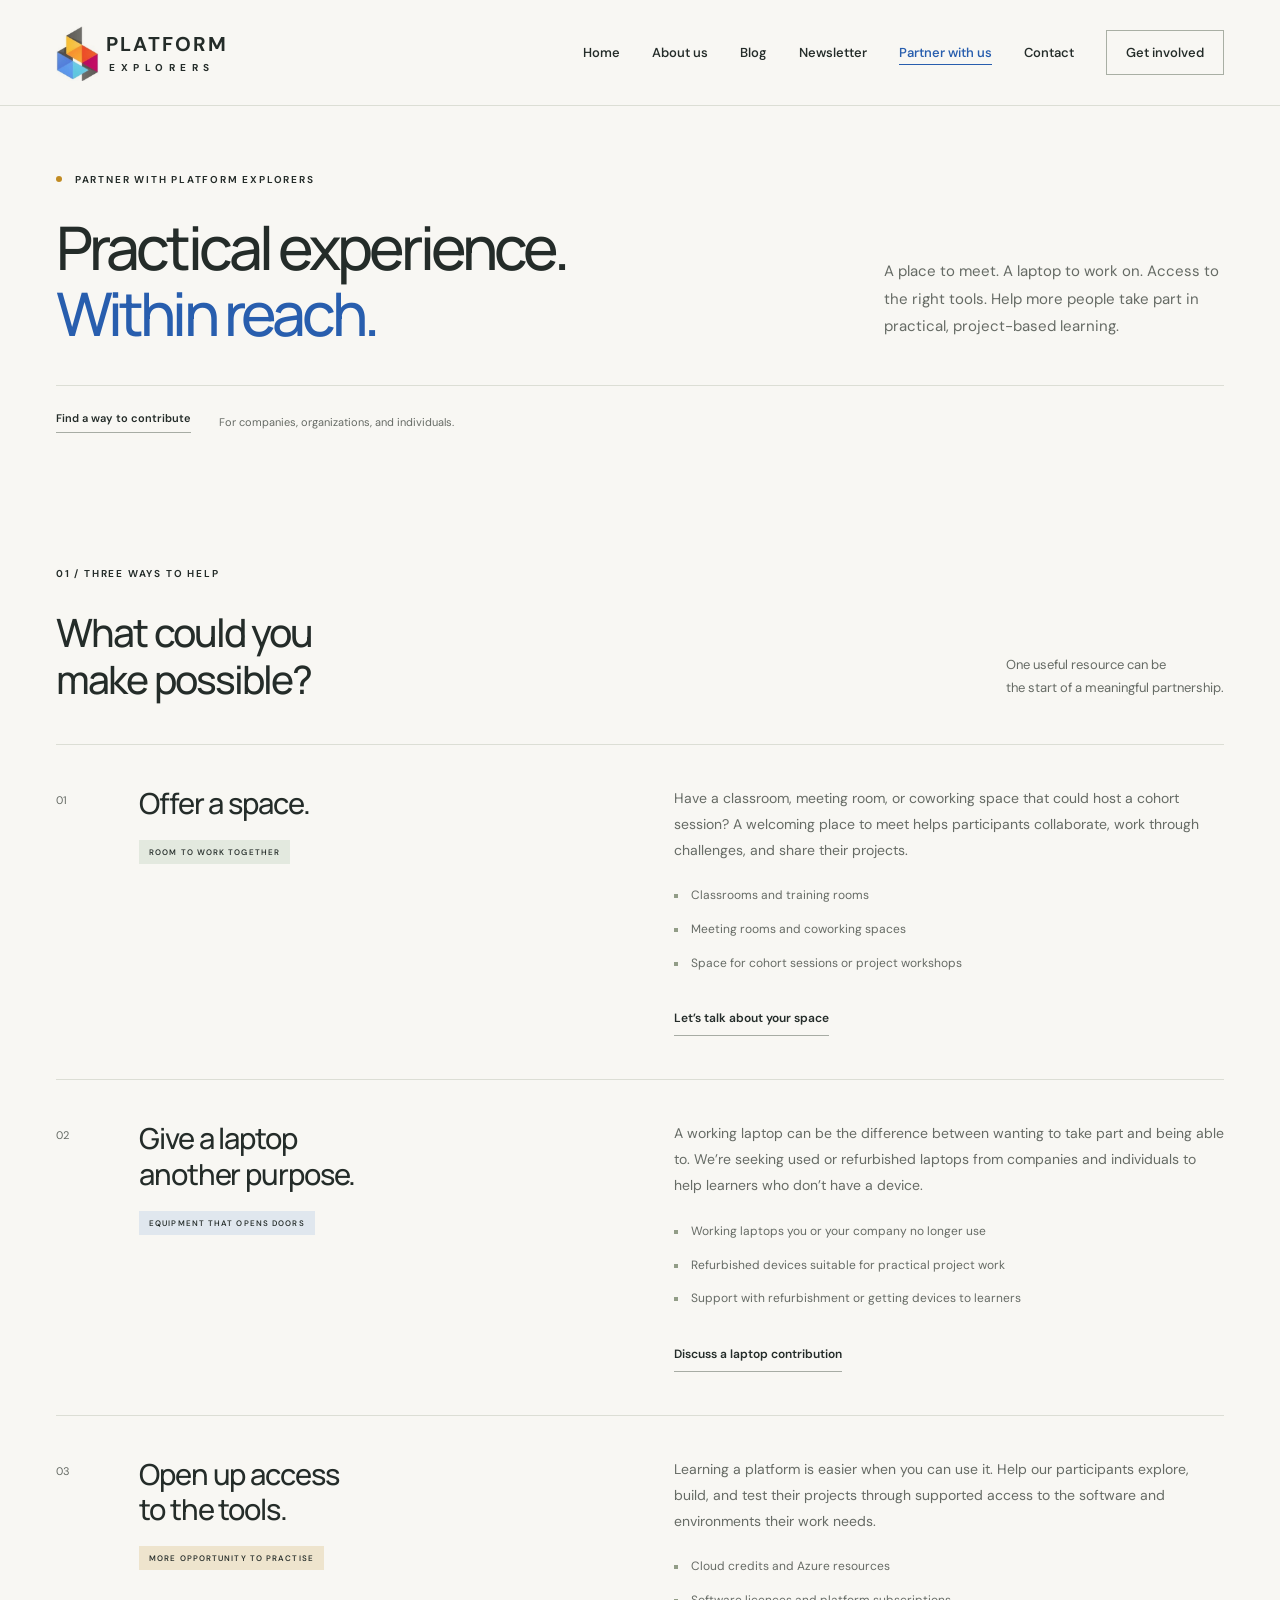
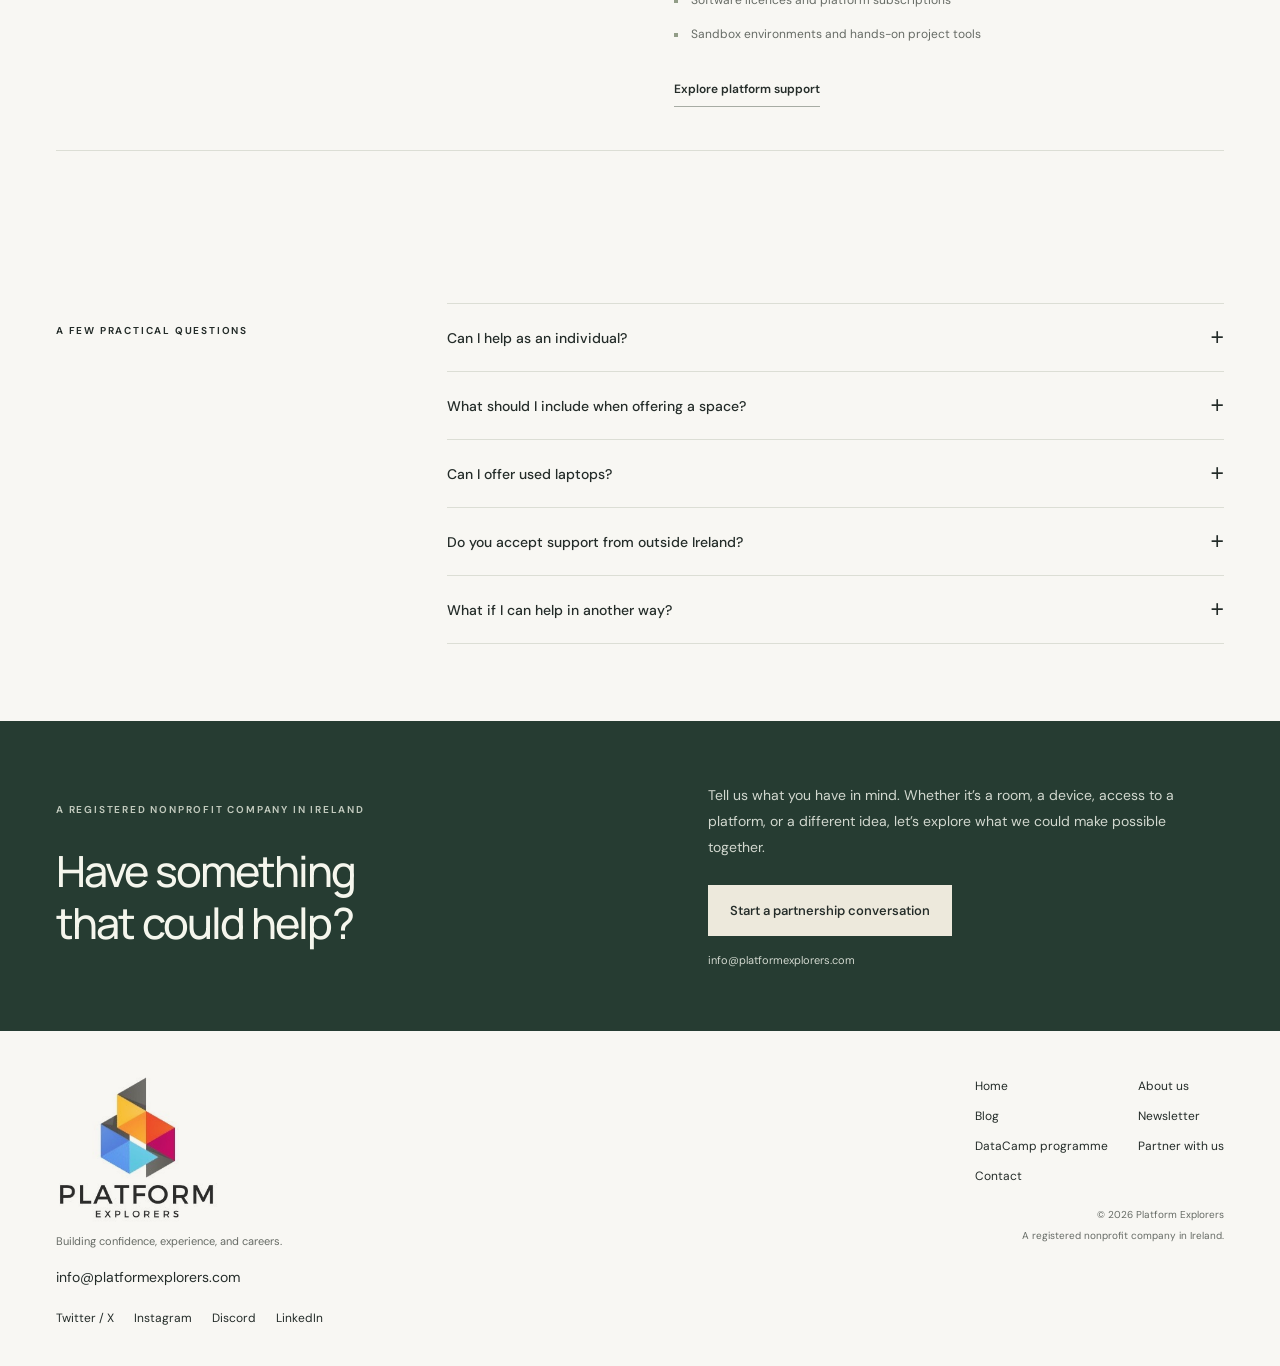
<file: partners.html>
<!doctype html>
<html lang="en">
<head>
  <meta charset="utf-8">
  <meta name="viewport" content="width=device-width, initial-scale=1">
  <meta name="theme-color" content="#f6f5f1">
  <meta name="description" content="Partner with Platform Explorers to support practical tech experience. Offer cohort spaces, contribute working laptops, or provide access to cloud resources, software, and project tools.">
  <title>Partner with us — Platform Explorers</title>
  <link rel="canonical" href="https://platformexplorers.com/partners.html">
  <meta property="og:type" content="website">
  <meta property="og:site_name" content="Platform Explorers">
  <meta property="og:url" content="https://platformexplorers.com/partners.html">
  <meta property="og:title" content="Partner with us — Platform Explorers">
  <meta property="og:description" content="Partner with Platform Explorers to support practical tech experience. Offer cohort spaces, contribute working laptops, or provide access to cloud resources, software, and project tools.">
  <link rel="icon" href="assets/favicon.svg" type="image/svg+xml">
  <link rel="stylesheet" href="styles.css">
  <link rel="stylesheet" href="partners.css">
  <script src="script.js" defer></script>
</head>
<body>
  <a class="skip" href="#main">Skip to content</a>
  <header class="header">
    <a class="brand" href="index.html" aria-label="Platform Explorers home"><span class="logo-crop"><img src="assets/logo.jpg" alt=""></span><span>PLATFORM<span class="brand-small">EXPLORERS</span></span></a>
    <button class="menu-toggle" aria-expanded="false" aria-controls="navigation">Menu <span>＋</span></button>
    <nav id="navigation" aria-label="Main navigation"><a href="index.html">Home</a><a href="about.html">About us</a><a href="blog.html">Blog</a><a href="newsletter.html">Newsletter</a><a href="partners.html" aria-current="page">Partner with us</a><a href="contact.html">Contact</a><a class="nav-cta" href="index.html#get-involved">Get involved </a></nav>
  </header>
  <main id="main">
    <section class="partner-hero wrap"><p class="eyebrow"><span class="status-dot"></span> PARTNER WITH PLATFORM EXPLORERS</p><div class="partner-hero-grid"><h1>Practical experience.<br><span>Within reach.</span></h1><p class="partner-hero-intro">A place to meet. A laptop to work on. Access to the right tools. Help more people take part in practical, project-based learning.</p></div><div class="partner-hero-foot"><a class="text-link" href="#ways-to-partner">Find a way to contribute</a><span>For companies, organizations, and individuals.</span></div></section>
    <section class="partnerships wrap" id="ways-to-partner" aria-labelledby="partnerships-heading"><div class="section-heading"><div><p class="eyebrow">01 / THREE WAYS TO HELP</p><h2 id="partnerships-heading">What could you<br>make possible?</h2></div><p>One useful resource can be<br>the start of a meaningful partnership.</p></div>
      <article class="partnership-option"><span class="partnership-number">01</span><div class="partnership-title"><h3>Offer a space.</h3><span class="partnership-tag space-tag">ROOM TO WORK TOGETHER</span></div><div class="partnership-description"><p>Have a classroom, meeting room, or coworking space that could host a cohort session? A welcoming place to meet helps participants collaborate, work through challenges, and share their projects.</p><ul><li>Classrooms and training rooms</li><li>Meeting rooms and coworking spaces</li><li>Space for cohort sessions or project workshops</li></ul><a class="text-link" href="mailto:info@platformexplorers.com?subject=Partnership%20enquiry%3A%20cohort%20space">Let’s talk about your space</a></div></article>
      <article class="partnership-option"><span class="partnership-number">02</span><div class="partnership-title"><h3>Give a laptop<br>another purpose.</h3><span class="partnership-tag laptop-tag">EQUIPMENT THAT OPENS DOORS</span></div><div class="partnership-description"><p>A working laptop can be the difference between wanting to take part and being able to. We’re seeking used or refurbished laptops from companies and individuals to help learners who don’t have a device.</p><ul><li>Working laptops you or your company no longer use</li><li>Refurbished devices suitable for practical project work</li><li>Support with refurbishment or getting devices to learners</li></ul><a class="text-link" href="mailto:info@platformexplorers.com?subject=Partnership%20enquiry%3A%20laptop%20contribution">Discuss a laptop contribution</a></div></article>
      <article class="partnership-option"><span class="partnership-number">03</span><div class="partnership-title"><h3>Open up access<br>to the tools.</h3><span class="partnership-tag tools-tag">MORE OPPORTUNITY TO PRACTISE</span></div><div class="partnership-description"><p>Learning a platform is easier when you can use it. Help our participants explore, build, and test their projects through supported access to the software and environments their work needs.</p><ul><li>Cloud credits and Azure resources</li><li>Software licences and platform subscriptions</li><li>Sandbox environments and hands-on project tools</li></ul><a class="text-link" href="mailto:info@platformexplorers.com?subject=Partnership%20enquiry%3A%20platform%20access">Explore platform support</a></div></article>
    </section>
<section class="faq-section partner-faq wrap" aria-label="Partnership questions"><p class="eyebrow">A FEW PRACTICAL QUESTIONS</p><div class="faq-list"><details><summary>Can I help as an individual?<span class="expand-icon">+</span></summary><p>Yes. We welcome conversations with individuals as well as companies, community groups, and other organizations. You don’t need a large contribution to start a conversation.</p></details><details><summary>What should I include when offering a space?<span class="expand-icon">+</span></summary><p>Tell us the location, approximate capacity, availability, and facilities, such as internet access and power outlets. We can then discuss whether it could work for a cohort session.</p></details><details><summary>Can I offer used laptops?<span class="expand-icon">+</span></summary><p>Yes. Please share the number of devices, their make and model, specifications if available, condition, whether chargers are included, and where they’re located. We’ll discuss suitability and the practical arrangements with you first.</p></details><details><summary>Do you accept support from outside Ireland?<span class="expand-icon">+</span></summary><p>We’re a registered nonprofit company in Ireland and welcome learners from different parts of the world. Get in touch wherever you’re based so we can discuss how your offer could help, including any location or delivery considerations.</p></details><details><summary>What if I can help in another way?<span class="expand-icon">+</span></summary><p>We’d like to hear your idea. Email <a href="mailto:info@platformexplorers.com">info@platformexplorers.com</a> to start a conversation, or <a href="mailto:info@platformexplorers.com?subject=Mentoring%20enquiry">get in touch about mentoring</a> if you’d like to share your time and experience.</p></details></div></section>
    <section class="partner-cta"><div class="wrap partner-cta-grid"><div><p class="eyebrow">A REGISTERED NONPROFIT COMPANY IN IRELAND</p><h2>Have something<br>that could help?</h2></div><div class="partner-cta-copy"><p>Tell us what you have in mind. Whether it’s a room, a device, access to a platform, or a different idea, let’s explore what we could make possible together.</p><a class="button" href="mailto:info@platformexplorers.com?subject=Partnership%20enquiry">Start a partnership conversation</a><a class="partner-cta-email" href="mailto:info@platformexplorers.com">info@platformexplorers.com</a></div></div></section>
  </main>
  <footer class="wrap"><div class="footer-left"><a class="footer-logo" href="index.html" aria-label="Platform Explorers home"><img src="assets/logo.jpg" alt="Platform Explorers" width="500" height="500"></a><p>Building confidence, experience, and careers.</p><a class="footer-email" href="mailto:info@platformexplorers.com">info@platformexplorers.com</a><nav class="footer-socials" aria-label="Social media"><a href="https://x.com/platexplorers" target="_blank" rel="noopener noreferrer">Twitter / X</a><a href="https://www.instagram.com/platform_explorers/" target="_blank" rel="noopener noreferrer">Instagram</a><a href="https://discord.gg/9USF3U8Ch" target="_blank" rel="noopener noreferrer">Discord</a><a href="https://www.linkedin.com/company/platform-explorers/" target="_blank" rel="noopener noreferrer">LinkedIn</a></nav></div><div class="footer-right"><nav class="footer-links" aria-label="Footer navigation"><a href="index.html">Home</a><a href="about.html">About us</a><a href="blog.html">Blog</a><a href="newsletter.html">Newsletter</a><a href="scholarship/">DataCamp programme</a><a href="partners.html" aria-current="page">Partner with us</a><a href="contact.html">Contact</a></nav><span>© <span id="year">2026</span> Platform Explorers</span><span>A registered nonprofit company in Ireland.</span></div></footer>
</body>
</html>
</file>
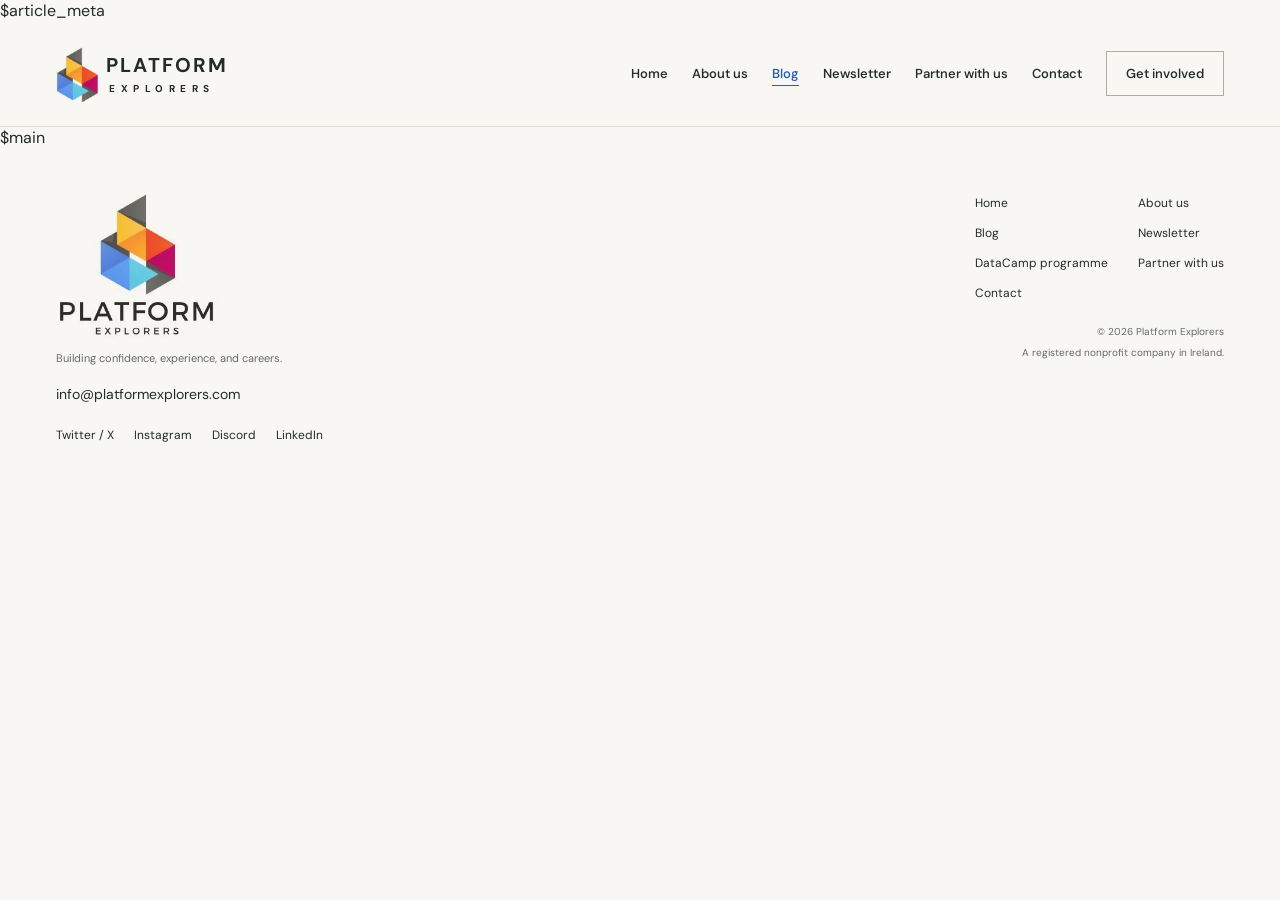
<file: _blog/templates/page.html>
<!doctype html>
<html lang="en">
<head>
  <meta charset="utf-8">
  <meta name="viewport" content="width=device-width, initial-scale=1">
  <meta name="theme-color" content="#f8f7f3">
  <title>$title</title>
  <meta name="description" content="$description">
  <link rel="canonical" href="$url">
  <meta property="og:site_name" content="Platform Explorers">
  <meta property="og:title" content="$title">
  <meta property="og:description" content="$description">
  <meta property="og:url" content="$url">
  $article_meta
  <link rel="icon" href="/assets/favicon.svg" type="image/svg+xml">
  <link rel="stylesheet" href="/styles.css">
  <link rel="stylesheet" href="/blog.css">
  <script src="/script.js" defer></script>
</head>
<body>
  <a class="skip" href="#main">Skip to content</a>
<header class="header">
    <a class="brand" href="/index.html" aria-label="Platform Explorers home"><span class="logo-crop"><img src="/assets/logo.jpg" alt=""></span><span>PLATFORM<span class="brand-small">EXPLORERS</span></span></a>
    <button class="menu-toggle" aria-expanded="false" aria-controls="navigation">Menu <span>＋</span></button>
    <nav id="navigation" aria-label="Main navigation"><a href="/index.html">Home</a><a href="/about.html">About us</a><a href="/blog.html" aria-current="page">Blog</a><a href="/newsletter.html">Newsletter</a><a href="/partners.html">Partner with us</a><a href="/contact.html">Contact</a><a class="nav-cta" href="/index.html#get-involved">Get involved </a></nav>
  </header>
<main id="main">$main</main>
<footer class="wrap"><div class="footer-left"><a class="footer-logo" href="/index.html" aria-label="Platform Explorers home"><img src="/assets/logo.jpg" alt="Platform Explorers" width="500" height="500"></a><p>Building confidence, experience, and careers.</p><a class="footer-email" href="mailto:info@platformexplorers.com">info@platformexplorers.com</a><nav class="footer-socials" aria-label="Social media"><a href="https://x.com/platexplorers" target="_blank" rel="noopener noreferrer">Twitter / X</a><a href="https://www.instagram.com/platform_explorers/" target="_blank" rel="noopener noreferrer">Instagram</a><a href="https://discord.gg/9USF3U8Ch" target="_blank" rel="noopener noreferrer">Discord</a><a href="https://www.linkedin.com/company/platform-explorers/" target="_blank" rel="noopener noreferrer">LinkedIn</a></nav></div><div class="footer-right"><nav class="footer-links" aria-label="Footer navigation"><a href="/index.html">Home</a><a href="/about.html">About us</a><a href="/blog.html" aria-current="page">Blog</a><a href="/newsletter.html">Newsletter</a><a href="/scholarship/">DataCamp programme</a><a href="/partners.html">Partner with us</a><a href="/contact.html">Contact</a></nav><span>© <span id="year">2026</span> Platform Explorers</span><span>A registered nonprofit company in Ireland.</span></div></footer>
</body>
</html>
</file>
<file: styles.css>
@import url('https://fonts.googleapis.com/css2?family=DM+Sans:wght@400;450;500;550;600;650;700&family=Manrope:wght@400;500;600;650;700;750;800&display=swap');
:root{--paper:#f8f7f3;--ink:#242c29;--muted:#666b65;--blue:#285eae;--line:#dcded5;--green:#e9eddf;--yellow:#fbc656}*{box-sizing:border-box}html{scroll-behavior:smooth;scroll-padding-top:105px}body{margin:0;background:var(--paper);color:var(--ink);font-family:'DM Sans',Arial,sans-serif;font-size:16px;-webkit-font-smoothing:antialiased}a{color:inherit;text-decoration:none}button{font:inherit}a,button,summary{-webkit-tap-highlight-color:transparent}a:focus-visible,button:focus-visible,summary:focus-visible{outline:3px solid var(--blue);outline-offset:6px}.wrap{width:min(1280px,calc(100% - 112px));margin:auto}.header{height:106px;padding:0 56px;display:flex;justify-content:space-between;align-items:center;border-bottom:1px solid var(--line);background:var(--paper);position:relative;z-index:20}.brand{display:flex;align-items:center;gap:7px;font-size:20px;letter-spacing:2px;line-height:1.1;font-weight:700}.brand-small{display:block;font-size:10px;letter-spacing:5.5px;margin:7px 0 0 3px}.logo-crop{width:43px;height:66px;overflow:hidden;position:relative;mix-blend-mode:multiply}.logo-crop img{position:absolute;width:164px;height:164px;max-width:none;left:-61px;top:-43px}.header nav{display:flex;align-items:center;gap:32px;font-size:13px;font-weight:550}.header nav a:hover{color:var(--blue)}.nav-cta{border:1px solid #a9afa4;padding:13px 19px;display:flex;gap:34px;align-items:center}.nav-cta span{font-size:20px}.menu-toggle{display:none}.hero{padding-top:70px;display:grid;grid-template-columns:1.25fr 1fr;column-gap:45px}.eyebrow{font-size:10px;letter-spacing:1.8px;font-weight:650;line-height:1.6;margin:0 0 27px}.status-dot{width:6px;height:6px;background:#c18b22;display:inline-block;margin:0 9px 1px 0;border-radius:50%}h1,h2,h3,p{margin-top:0}h1,h2,h3{font-family:'Manrope',Arial,sans-serif}h1{font-size:clamp(48px,4.8vw,73px);font-weight:500;line-height:1.09;letter-spacing:-3.9px;margin-bottom:30px}h1>span{color:var(--blue)}.hero-intro{font-size:16px;line-height:1.8;color:var(--muted);max-width:435px;margin-bottom:30px}.hero-actions{display:flex;align-items:center;gap:26px}.button{padding:17px 22px;font-size:13px;display:inline-flex;align-items:center;gap:38px;font-weight:550}.primary{background:var(--ink);color:#fff}.primary:hover{background:var(--blue)}.button span{font-size:20px;line-height:1}.text-link{font-size:12px;font-weight:600;display:inline-flex;align-items:center;gap:15px;border-bottom:1px solid #a7aca4;padding:9px 0}.text-link:hover{color:var(--blue);border-color:var(--blue)}.hero-art{background:var(--green);margin-top:5px;padding:24px 26px 25px;display:flex;flex-direction:column;justify-content:space-between;min-width:0}.art-top{display:flex;justify-content:space-between;font-size:9px;letter-spacing:1.4px}.path-art{width:100%;height:auto;max-height:390px;margin:-2px 0 -7px}.art-bottom{display:flex;justify-content:space-between;align-items:end;font-size:12px;line-height:1.5}.art-label{font-size:8px;letter-spacing:1px;display:flex;align-items:center;gap:10px}.art-label span{font-size:25px}.hero-foot{grid-column:1/-1;display:flex;justify-content:space-between;border-top:1px solid var(--line);padding:24px 0;margin-top:61px;font-size:11px;color:var(--muted)}.hero-foot i{font-style:normal;margin:0 12px;color:#abae9f}.intro-section{display:grid;grid-template-columns:1fr 2.25fr;gap:45px;padding-top:91px;padding-bottom:98px}.section-label{padding-top:10px}h2{font-size:clamp(32px,3.05vw,45px);font-weight:500;letter-spacing:-1.9px;line-height:1.2;margin-bottom:27px}.intro-section h2 span{color:#7b8176}.intro-columns{display:grid;grid-template-columns:1fr 1fr;gap:35px}.intro-columns p,.community-copy>p:not(.eyebrow){font-size:14px;color:var(--muted);line-height:1.85}.note{border-left:2px solid #d4af51;padding:4px 0 4px 18px;font-size:12px;line-height:1.8;color:var(--muted);margin:19px 0 0;max-width:620px}.note span{display:block;color:var(--ink);font-weight:600}.experience-section{background:#eeeee7;padding:83px 0 85px}.section-heading{display:flex;justify-content:space-between;align-items:end;gap:40px;margin-bottom:42px}.section-heading h2{margin:0}.section-heading>p{color:var(--muted);font-size:13px;line-height:1.8;margin:0 0 3px;max-width:320px}.experience-grid{display:grid;grid-template-columns:repeat(3,1fr);border-top:1px solid #ced1c5}.experience-grid article{position:relative;padding:35px 38px 0 0;margin-right:37px;border-right:1px solid #ced1c5}.experience-grid article:last-child{border-right:0;padding-right:0;margin-right:0}.step-number{font-size:10px;color:var(--muted)}.small-mark{width:44px;height:44px;display:flex;align-items:center;justify-content:center;font-size:28px;margin:27px 0 25px}.mark-blue{background:#b9cee8}.mark-yellow{background:#f4d887}.mark-coral{background:#eab39c}.experience-grid h3{font-size:19px;font-weight:600;letter-spacing:-.5px}.experience-grid p{font-size:13px;color:var(--muted);line-height:1.9;margin-bottom:0}.tracks-section{padding-top:98px;padding-bottom:95px}.track-list{border-top:1px solid var(--line)}details{border-bottom:1px solid var(--line)}summary{list-style:none;cursor:pointer}summary::-webkit-details-marker{display:none}.track-list summary{display:grid;grid-template-columns:55px 1fr 215px 20px;align-items:center;padding:28px 0;gap:14px}.track-index{font-size:11px;color:var(--muted)}.track-list h3{font-size:21px;font-weight:500;letter-spacing:-.5px;margin:0}.track-category{font-size:9px;letter-spacing:1.1px;color:var(--muted)}.expand-icon{font-family:Arial,sans-serif;font-size:23px;font-weight:400;transition:transform .2s}details[open]>summary .expand-icon{transform:rotate(45deg)}.track-content{padding:0 230px 29px 69px;max-width:930px}.track-content p{font-size:14px;line-height:1.8;color:var(--muted);margin-bottom:15px}.track-content>span{font-size:10px;line-height:1.8;color:var(--blue)}.community-section{display:grid;grid-template-columns:1fr 1fr;gap:100px;align-items:center;padding-bottom:100px}.community-visual{background:#263c32;color:#f5f6ed;padding:35px 36px;min-height:430px;display:flex;flex-direction:column;justify-content:space-between}.community-visual .eyebrow{font-size:9px;color:#c1c9bd}.community-type{font-family:'Manrope',Arial,sans-serif;font-size:43px;letter-spacing:-1.8px;line-height:1.2;padding:14px 0 35px}.community-type em{font-style:normal;color:#e9c86c}.community-caption{display:flex;align-items:center;gap:5px;font-size:7px;letter-spacing:1px}.community-caption>span:last-child{margin-left:7px}.mini-block{width:12px;height:12px}.blue{background:#72a6dc}.yellow{background:#f6c54e}.coral{background:#ef936f}.community-copy h2{font-size:40px}.community-copy .text-link{margin-top:13px}.faq-section{padding-bottom:97px;display:grid;grid-template-columns:1fr 2.25fr;gap:45px}.faq-section>.eyebrow{max-width:190px;padding-top:20px}.faq-list{border-top:1px solid var(--line)}.faq-list summary{display:flex;justify-content:space-between;gap:20px;padding:20px 0;font-size:14px;font-weight:500;align-items:center}.faq-list p{max-width:600px;font-size:13px;line-height:1.8;color:var(--muted);padding-bottom:8px}.faq-list p a{text-decoration:underline;text-underline-offset:3px}.get-involved{background:#e8ecdf;padding:67px 0 62px}.cta-heading{display:flex;justify-content:space-between;align-items:center}.cta-heading h2{font-size:64px;letter-spacing:-3px;line-height:1.1;margin:0 0 38px}.cta-arrow{font-size:130px;font-family:Arial,sans-serif;font-weight:400;margin-top:-15px}.join-options{display:grid;grid-template-columns:1fr 1fr;gap:55px}.join-options>a{border-top:1px solid #acb3a1;display:flex;align-items:center;justify-content:space-between;gap:30px;padding:25px 0 0}.join-options h3{font-size:17px;font-weight:600;letter-spacing:-.4px;margin-bottom:9px}.join-options p{font-size:12px;color:var(--muted);line-height:1.7;margin:0}.join-options>a>span{font-size:26px}.join-options>a:hover h3{color:var(--blue)}footer.wrap{padding-top:43px;padding-bottom:40px;display:flex;justify-content:space-between;gap:30px}.footer-name{font-family:'Manrope',Arial,sans-serif;font-size:20px;letter-spacing:-.7px;font-weight:650;display:flex;gap:18px}footer p{font-size:11px;color:var(--muted);margin:12px 0 0}.footer-right{display:flex;align-items:flex-end;flex-direction:column;gap:8px;font-size:10px;color:var(--muted)}.footer-right>a{font-size:12px;color:var(--ink);margin-bottom:8px}.skip{position:fixed;top:-70px;left:20px;padding:15px;background:var(--ink);color:white;z-index:100}.skip:focus{top:10px}summary:hover h3,summary:hover{color:var(--blue)}
@media(min-width:1600px){.header{padding-left:max(56px,calc((100vw - 1280px)/2));padding-right:max(56px,calc((100vw - 1280px)/2))}}
@media(max-width:1100px){.wrap{width:calc(100% - 72px)}.header{padding:0 36px}.header nav{gap:22px}.hero{gap:25px}.hero-actions{gap:20px;align-items:start;flex-direction:column}h1{font-size:54px;letter-spacing:-2.8px}.hero-art{align-self:stretch;padding:22px 20px}.intro-section,.faq-section{grid-template-columns:1fr 2.8fr;gap:30px}.track-list summary{grid-template-columns:40px 1fr 180px 20px}.track-content{padding-left:54px;padding-right:180px}.community-section{gap:55px}.community-type{font-size:39px}.community-copy h2{font-size:35px}.community-visual{padding:30px}.experience-grid article{padding-right:25px;margin-right:25px}}
@media(max-width:760px){html{scroll-padding-top:25px}.wrap{width:calc(100% - 40px)}.header{height:86px;padding:0 20px}.brand{font-size:17px}.brand-small{font-size:8px;letter-spacing:5px}.logo-crop{width:38px;height:58px}.logo-crop img{width:145px;height:145px;left:-54px;top:-38px}.menu-toggle{display:flex;align-items:center;gap:12px;border:0;background:none;font-size:12px;padding:10px 0 10px 15px}.menu-toggle span{font-size:22px}.header nav{display:none;position:absolute;top:85px;left:0;right:0;background:var(--paper);border-bottom:1px solid var(--line);padding:22px 20px 28px;flex-direction:column;align-items:stretch;gap:0}.header nav.is-open{display:flex}.header nav a{padding:15px 0}.header nav .nav-cta{padding:13px 16px;margin-top:10px;justify-content:space-between}.hero{padding-top:42px;grid-template-columns:1fr;gap:34px}.eyebrow{font-size:8px;letter-spacing:1.4px;margin-bottom:22px}h1{font-size:clamp(43px,8.7vw,62px);letter-spacing:-2.7px;margin-bottom:24px}.hero-intro{font-size:14px;line-height:1.8;max-width:460px}.hero-actions{flex-direction:row;align-items:center;gap:22px;flex-wrap:wrap}.button{padding:16px 18px;font-size:12px;gap:26px}.text-link{font-size:11px;gap:11px}.hero-art{min-height:370px;margin:4px 0 0;padding:24px}.path-art{max-height:330px}.hero-foot{margin-top:0;padding:20px 0;gap:15px;flex-direction:column;font-size:10px}.hero-foot i{margin:0 8px}.intro-section{display:block;padding-top:51px;padding-bottom:57px}h2{font-size:32px;letter-spacing:-1.4px}.intro-columns{grid-template-columns:1fr;gap:0}.intro-columns p{font-size:14px;margin-bottom:16px}.note{margin-top:9px;font-size:11px}.experience-section{padding:52px 0}.section-heading{display:block;margin-bottom:30px}.section-heading>p{margin-top:22px;font-size:12px}.experience-grid{grid-template-columns:1fr}.experience-grid article{margin:0;padding:26px 0 28px;border-right:0;border-bottom:1px solid #ced1c5;display:grid;grid-template-columns:50px 1fr;gap:0 14px}.experience-grid article:last-child{padding-bottom:0;border-bottom:0}.step-number{grid-column:1;grid-row:1}.small-mark{grid-column:1;grid-row:2;align-self:start;width:36px;height:36px;margin:16px 0 0;font-size:24px}.experience-grid h3{grid-column:2;grid-row:1;font-size:18px;margin:0 0 14px}.experience-grid p{grid-column:2;grid-row:2;font-size:13px}.tracks-section{padding:57px 0}.track-list summary{grid-template-columns:25px 1fr 18px;gap:10px;padding:23px 0}.track-list h3{font-size:17px;letter-spacing:-.5px}.track-category{display:none}.track-content{padding:0 0 25px 35px}.track-content p{font-size:13px}.community-section{grid-template-columns:1fr;gap:36px;padding-bottom:58px}.community-visual{min-height:400px;padding:30px}.community-type{font-size:43px}.community-copy h2{font-size:32px}.community-copy>p:not(.eyebrow){font-size:14px}.faq-section{display:block;padding-bottom:57px}.faq-section>.eyebrow{max-width:none;padding:0}.faq-list summary{font-size:13px;line-height:1.6}.get-involved{padding:45px 0}.cta-heading h2{font-size:45px;letter-spacing:-2px;margin-bottom:31px}.cta-arrow{font-size:75px}.join-options{grid-template-columns:1fr;gap:27px}.join-options>a{padding-top:22px}.join-options h3{font-size:16px}.join-options p{font-size:11px}footer.wrap{padding:32px 0;flex-direction:column;gap:27px}.footer-right{align-items:start;font-size:10px}.footer-name{font-size:19px}}
@media(prefers-reduced-motion:reduce){html{scroll-behavior:auto}*{transition:none!important}}

.footer-links{display:flex;gap:20px;margin-bottom:8px;font-size:12px;color:var(--ink)}.footer-links a:hover{color:var(--blue)}

.footer-links{flex-wrap:wrap;justify-content:flex-end;gap:12px 20px;max-width:550px}.header nav [aria-current="page"]{color:var(--blue);text-decoration:underline;text-underline-offset:7px}
@media(max-width:760px){.footer-links{justify-content:flex-start;gap:12px 18px}}

.logo-crop{height:56px}.logo-crop img{clip-path:inset(0 0 39% 0)}@media(max-width:760px){.logo-crop{height:49px}}

@media(min-width:761px){.experience-grid h3{margin-top:26px}}

.footer-left{min-width:0}
.footer-socials{display:flex;flex-wrap:wrap;gap:12px 20px;margin-top:20px;font-size:12px;color:var(--ink)}
.footer-socials a:hover{color:var(--blue)}
.footer-right{min-width:0}
@media(max-width:760px){.footer-right{align-items:flex-end;text-align:right;width:100%}.footer-right .footer-links{justify-content:flex-end}.footer-right>a{overflow-wrap:anywhere;max-width:100%}}

.footer-logo{display:block;position:relative;width:164px;height:148px;overflow:hidden;mix-blend-mode:multiply}
.footer-logo img{position:absolute;display:block;width:300px;height:300px;max-width:none;left:-69px;top:-78px}
.footer-right .footer-links{display:grid;grid-template-columns:repeat(2,max-content);gap:14px 30px;text-align:left;margin:4px 0 16px}
@media(max-width:760px){.footer-right .footer-links{gap:14px 24px}}

.footer-email{display:block;width:fit-content;max-width:100%;margin-top:18px;font-size:14px;line-height:1.7;overflow-wrap:anywhere}.footer-email:hover{color:var(--blue)}

/* Keep the expanded navigation comfortable on smaller laptop screens. */
@media(min-width:761px) and (max-width:1100px){.header{padding-left:36px;padding-right:36px}.header nav{gap:16px;font-size:13px}.nav-cta{padding:12px}.brand{font-size:17px}.brand-small{font-size:9px}}
</file>
<file: home.css>
/* Homepage layout. Shared brand styles live in styles.css. */
.hero{padding-bottom:65px;border-bottom:1px solid var(--line)}
.hero-copy>.eyebrow,.intro-section>.eyebrow{font-size:12px;letter-spacing:0;text-transform:none;font-weight:500;color:var(--muted)}
.intro-section{padding-top:70px;padding-bottom:75px}
.intro-columns{grid-template-columns:1fr;gap:0;max-width:740px}
.intro-columns p{margin-bottom:18px}
.note{margin-top:5px}
.experience-section{background:transparent;padding:60px 0 70px;border-top:1px solid var(--line);border-bottom:1px solid var(--line)}
.section-heading{align-items:start;margin-bottom:35px}
.section-heading>p{max-width:280px}
.cohort-journey{grid-template-columns:1fr 1fr;gap:35px 70px;border-top:0}
.cohort-journey article,.cohort-journey article:last-child{padding:0;margin:0;border:0;max-width:500px}
.cohort-journey h3{font-size:18px;margin:0 0 12px;letter-spacing:-.4px;font-weight:600}
.cohort-journey p{line-height:1.85}
.career-section{display:grid;grid-template-columns:1.2fr 1fr;gap:90px;padding-top:75px;padding-bottom:75px}
.career-section h2{font-size:38px}
.career-intro{max-width:420px;color:var(--muted);font-size:14px;line-height:1.85;margin-bottom:0}
.career-support{border-top:1px solid var(--line)}
.career-support article{padding:24px 0;border-bottom:1px solid var(--line)}
.career-support h3{font-size:17px;font-weight:550;letter-spacing:-.4px;margin-bottom:12px}
.career-support p{font-size:13px;line-height:1.85;color:var(--muted);margin-bottom:0}
.career-section+.community-section{padding-top:5px}
.community-photo{margin:0;min-width:0}
.community-photo>img{display:block;width:100%;height:auto;aspect-ratio:1.05;object-fit:cover;object-position:50% 62%}
.community-photo figcaption{padding-top:10px;font-size:10px;line-height:1.6;color:var(--muted)}
.community-photo figcaption a:hover,.inline-link:hover{text-decoration:underline;text-underline-offset:3px}
.inline-link{text-decoration:underline;text-underline-offset:3px}
.faq-section>h2{font-size:28px}
.get-involved{background:transparent;border-top:1px solid var(--line);padding:52px 0}
.cta-heading h2{font-size:38px;letter-spacing:-1.5px;line-height:1.2;margin-bottom:30px}
@media(min-width:761px) and (max-width:1100px){.career-section{gap:45px}.career-section h2{font-size:32px}.cohort-journey{gap:30px 40px}}
@media(max-width:760px){
.hero{padding-bottom:30px}.intro-section{padding-top:45px;padding-bottom:45px}
.experience-section{padding:44px 0}.section-heading>p{margin-top:18px}
.cohort-journey{grid-template-columns:1fr;gap:25px}
.cohort-journey article,.cohort-journey article:last-child{display:block;padding:0;margin:0;border:0;max-width:none}
.cohort-journey h3{font-size:18px;margin:0 0 10px}
.career-section{grid-template-columns:1fr;gap:28px;padding-top:45px;padding-bottom:45px}
.career-section h2{font-size:31px}.career-intro{max-width:none;font-size:14px}
.career-support article{padding:21px 0}.career-support h3{font-size:17px}
.career-section+.community-section{padding-top:0}
.community-photo>img{aspect-ratio:1.15;object-position:50% 62%}
.faq-section>h2{font-size:28px;margin-bottom:25px}
.get-involved{padding:40px 0}.cta-heading h2{font-size:32px;letter-spacing:-1.4px}
}

.career-photo{display:block;width:100%;max-width:440px;height:auto;margin-top:28px}
@media(max-width:760px){.career-photo{max-width:none;margin-top:24px}}

.community-copy .text-link{font-size:17px;font-weight:600;line-height:1.5;padding:12px 0;color:var(--blue);border-bottom-color:var(--blue)}

/* Cohort stages stack on scroll; mobile keeps a normal reading flow. */
.experience-section{padding-bottom:60px;overflow:visible}
.cohort-panels{display:grid;gap:28px;isolation:isolate}
.cohort-panel{position:sticky;top:24px;display:grid;grid-template-columns:1fr 1fr;gap:55px;align-items:center;min-height:460px;padding:50px;border:1px solid var(--line);border-radius:14px;overflow:hidden}
.cohort-panel-copy{max-width:450px}
.cohort-stage{font-size:12px;font-weight:600;margin:0 0 32px}
.cohort-panel h3{font-size:clamp(27px,2.65vw,39px);line-height:1.2;letter-spacing:-1.5px;font-weight:500;margin:0 0 24px}
.cohort-panel-copy>p:last-child{font-size:14px;line-height:1.85;margin:0;max-width:410px}
.cohort-individual{background:#e9eddf;z-index:1}
.cohort-team{top:44px;background:#e3eaf0;z-index:2}
.cohort-discussion{top:64px;background:#263c32;color:#f8f7f3;border-color:#263c32;z-index:3}
.cohort-presentation{top:84px;background:#efe8d8;z-index:4}
.cohort-panel-image img{display:block;width:100%;height:auto;aspect-ratio:1.12;object-fit:cover;border-radius:5px}
.cohort-individual .cohort-panel-image img{object-position:48% 50%}
.cohort-team .cohort-panel-image img{object-position:53% 50%}
.cohort-discussion-note{border-top:1px solid #7b8c7d;padding:22px 0;max-width:420px}
.cohort-discussion-note>p{font-size:12px;color:#c7d1c2;margin-bottom:24px}
.cohort-discussion-note ul{list-style:none;padding:0;margin:0 0 28px}
.cohort-discussion-note li{font-family:Manrope,Arial,sans-serif;font-size:23px;letter-spacing:-.6px;line-height:1.4;padding:17px 0;border-bottom:1px solid #607365}
.cohort-discussion-note>span{font-size:12px;color:#d8d9b4}
.cohort-presentation-note{background:var(--paper);padding:30px 34px;transform:rotate(-2deg);border:1px solid #d7d1c4}
.cohort-presentation-note>span{font-size:11px;color:var(--muted)}
.cohort-presentation-note>div{margin-top:25px}
.cohort-presentation-note p{font-family:Manrope,Arial,sans-serif;font-size:25px;letter-spacing:-.8px;padding:14px 0;margin:0;border-bottom:1px solid var(--line)}
.cohort-presentation-note p:last-child{border-bottom:0}
@media(min-width:761px) and (max-width:1100px){.cohort-panel{padding:32px;gap:30px;min-height:420px}.cohort-panel h3{font-size:30px}.cohort-discussion-note li{font-size:20px}}
@media(max-width:760px){.experience-section{padding-bottom:44px}.cohort-panels{gap:20px}.cohort-panel{position:relative;top:auto;grid-template-columns:1fr;gap:28px;min-height:0;padding:28px 24px;border-radius:10px}.cohort-stage{margin-bottom:22px}.cohort-panel h3{font-size:29px;letter-spacing:-1.1px;margin-bottom:20px}.cohort-panel-copy>p:last-child{font-size:14px}.cohort-panel-image img{aspect-ratio:1.35}.cohort-discussion-note{max-width:none}.cohort-discussion-note li{font-size:20px}.cohort-presentation-note{transform:none;padding:25px}.cohort-presentation-note p{font-size:22px}}
@media(prefers-reduced-motion:reduce){.cohort-panel{position:relative;top:auto}.cohort-presentation-note{transform:none}}

/* Native accordions keep every support option visible and keyboard accessible. */
.career-section{display:block;padding-top:82px;padding-bottom:82px}
.career-overview{display:grid;grid-template-columns:1fr 1fr;gap:90px;align-items:start;margin-bottom:38px}
.career-overview h2{max-width:430px;margin-bottom:0;font-size:38px}
.career-overview .career-intro{max-width:440px;margin:5px 0 0;font-size:15px}
.career-support{border-top:1px solid var(--line)}
.career-support details{border-bottom:1px solid var(--line)}
.career-support summary{display:grid;grid-template-columns:1fr 1fr 20px;align-items:center;gap:30px;padding:27px 22px;transition:background-color .15s ease}
.career-support summary:hover{background:#f0f1e9;color:var(--ink)}
.career-support h3{margin:0;max-width:none;font-size:21px;line-height:1.4;font-weight:500;letter-spacing:-.6px}
.career-preview{font-size:13px;line-height:1.7;color:var(--muted)}
.career-toggle{font:24px/1 Arial,sans-serif;text-align:center;color:var(--muted);transition:transform .15s ease}
.career-support details[open]{background:#eef0e7}
.career-support details[open] h3{color:var(--blue)}
.career-support details[open] .career-toggle{font-size:0;color:var(--blue)}
.career-support details[open] .career-toggle::before{content:"−";font-size:24px}
.career-detail-body{display:grid;grid-template-columns:1fr 1fr 20px;gap:30px;padding:0 22px 29px}
.career-detail-body>p{grid-column:2;margin:0;font-size:14px;line-height:1.85;color:var(--muted);max-width:510px}
@media(min-width:761px) and (max-width:1100px){.career-overview{gap:45px}.career-overview h2{font-size:34px}.career-support summary,.career-detail-body{gap:22px;grid-template-columns:1fr 1.15fr 20px}}
@media(max-width:760px){.career-section{padding-top:48px;padding-bottom:52px}.career-overview{grid-template-columns:1fr;gap:19px;margin-bottom:28px}.career-overview h2{font-size:31px;max-width:330px}.career-overview .career-intro{font-size:14px;margin:0;max-width:none}.career-support summary{grid-template-columns:1fr 22px;gap:7px 18px;padding:23px 18px}.career-support h3{font-size:19px;grid-column:1;grid-row:1}.career-preview{grid-column:1;grid-row:2;font-size:12px}.career-toggle{grid-column:2;grid-row:1/3}.career-detail-body{display:block;padding:0 18px 24px}.career-detail-body>p{font-size:14px;max-width:none}}

/* Keep the community introduction open, without a decorative callout rule. */
.intro-section .note{border:0;padding:0;margin-top:24px;max-width:680px;font-size:14px;line-height:1.85}
.intro-section .note span{font-size:15px;font-weight:600;margin-bottom:6px}

.hero h1 .hero-headline-detail{display:block;margin-top:20px;font-size:clamp(28px,2.8vw,41px);line-height:1.25;letter-spacing:-1.4px;font-weight:500}
@media(max-width:760px){.hero h1{font-size:clamp(39px,8.4vw,60px)}.hero h1 .hero-headline-detail{font-size:clamp(25px,5.8vw,34px);margin-top:18px;letter-spacing:-1px}}

.hero-copy>.eyebrow{font-size:17px;line-height:1.6;color:var(--ink)}
@media(max-width:760px){.hero-copy>.eyebrow{font-size:15px}}

.home-partner{display:flex;align-items:center;justify-content:space-between;gap:40px;padding-top:10px;padding-bottom:58px}
.home-partner h2{font-size:24px;font-weight:500;letter-spacing:-.7px;line-height:1.4;margin:0}
.home-partner>a{display:block;width:230px;max-width:100%}
.home-partner img{display:block;width:100%;height:auto}
.home-partner>a:hover{opacity:.8}
@media(max-width:760px){.home-partner{align-items:flex-start;flex-direction:column;gap:23px;padding-top:0;padding-bottom:42px}.home-partner h2{font-size:22px}.home-partner>a{width:210px}}

/* Community milestones stay within the opening introduction. */
.hero-milestones{display:grid;grid-template-columns:repeat(3,minmax(0,1fr));gap:20px;margin:32px 0 0;max-width:490px;padding:22px;background:var(--green);border:1px solid #d8ddcf;border-radius:8px}
.hero-milestones>div{display:flex;flex-direction:column;gap:6px}
.hero-milestones dt{font-size:12px;line-height:1.5;color:var(--muted)}
.hero-milestones dd{order:-1;margin:0;font-family:Manrope,Arial,sans-serif;font-size:29px;font-weight:500;line-height:1.2;letter-spacing:-1px;color:var(--ink)}
@media(max-width:760px){.hero-milestones{gap:14px;margin-top:28px;padding:20px 16px}.hero-milestones dd{font-size:26px}.hero-milestones dt{font-size:12px}}
</file>
<file: datacamp.css>
/* DataCamp registration: programme essentials, application, then questions. */
.registration-hero{display:grid;grid-template-columns:minmax(0,1.55fr) minmax(290px,1fr);gap:80px;align-items:start;padding-top:62px;padding-bottom:64px}
.registration-label{font-size:.875rem;line-height:1.6;font-weight:500;color:var(--muted);margin:0 0 24px}
.registration-intro h1{font-size:clamp(42px,4.4vw,64px);line-height:1.12;letter-spacing:-2.7px;font-weight:500;margin-bottom:26px}
.registration-lead{font-size:1.1875rem;line-height:1.75;max-width:580px;margin-bottom:18px}
.registration-description{font-size:1rem;line-height:1.8;color:var(--muted);max-width:530px;margin-bottom:26px}
.registration-intro .button{font-size:1rem;padding:16px 25px;min-height:52px}
.registration-summary{background:var(--green);padding:30px 32px;margin-top:4px}
.registration-summary h2{font-size:1.125rem;font-weight:600;line-height:1.5;letter-spacing:-.3px;margin-bottom:24px}
.registration-summary dl{margin:0;display:grid;gap:21px}
.registration-summary dt{font-size:.875rem;line-height:1.5;color:var(--muted);margin-bottom:5px}
.registration-summary dd{margin:0;font-size:1rem;font-weight:500;line-height:1.6}
.registration-partner{margin-top:28px;padding-top:23px;border-top:1px solid #cdd3c3}
.registration-partner p{font-size:.875rem;line-height:1.6;color:var(--muted);margin-bottom:16px}
.registration-partner a{display:block;max-width:190px}.registration-partner img{display:block;width:100%;height:auto}
.registration-apply{padding:45px 0 24px;background:#eef0e7;scroll-margin-top:25px}
.application-heading{max-width:850px;margin:0 auto 25px}
.application-heading h2{font-size:32px;letter-spacing:-1.2px;line-height:1.25;margin-bottom:16px}
.application-heading p{font-size:1rem;line-height:1.85;color:var(--muted);max-width:720px;margin-bottom:12px}
.application-heading .application-note{font-size:.875rem;line-height:1.7;margin-bottom:0}
.datacamp-form-container{width:100%;max-width:850px;min-width:0;margin:0 auto}
.datacamp-form-container iframe{display:block;width:100%;height:3200px;border:0}
.application-help{max-width:850px;margin:15px auto 0;font-size:.875rem;line-height:1.8;color:var(--muted)}
.application-help a{color:var(--ink);text-decoration:underline;text-underline-offset:4px}
.registration-faq{padding-top:42px;padding-bottom:55px}.registration-faq-inner{max-width:850px;margin:0 auto}
.registration-faq h2{font-size:30px;letter-spacing:-1.1px;line-height:1.3;margin-bottom:25px}
.registration-faq .faq-list summary{font-size:1rem;line-height:1.65;padding:22px 0}
.registration-faq .faq-list p{font-size:1rem;line-height:1.85;max-width:720px}
/* Partnership-page feature shares this stylesheet. */
.datacamp-partner-feature{margin-top:42px;margin-bottom:46px;display:grid;grid-template-columns:1fr 1.6fr;gap:70px;align-items:center;padding:34px 38px;background:var(--green)}
.datacamp-partner-feature img{width:100%;max-width:280px;height:auto;display:block}.datacamp-partner-feature h2{font-size:28px;margin:0 0 13px}.datacamp-partner-feature p{font-size:1rem;line-height:1.8;color:var(--muted);margin-bottom:15px}.datacamp-partner-feature .text-link{font-size:.9375rem}
@media(max-width:1100px){.registration-hero{gap:40px;grid-template-columns:minmax(0,1.3fr) minmax(270px,1fr)}.registration-summary{padding:26px}.registration-intro h1{font-size:45px;letter-spacing:-1.8px}.registration-lead{font-size:1.0625rem}.datacamp-partner-feature{gap:40px}}
@media(max-width:760px){.registration-hero{grid-template-columns:1fr;gap:30px;padding-top:38px;padding-bottom:40px}.registration-label{margin-bottom:19px}.registration-intro h1{font-size:clamp(35px,8.6vw,45px);letter-spacing:-1.7px;margin-bottom:22px}.registration-lead{font-size:1.0625rem;line-height:1.8}.registration-summary{padding:26px;margin-top:0}.registration-summary dl{grid-template-columns:1fr 1fr;gap:20px}.registration-summary dl>div:first-child{grid-column:1/-1}.registration-summary h2{margin-bottom:21px}.registration-summary dd{font-size:.9375rem}.registration-partner{margin-top:24px;padding-top:20px}.registration-partner a{max-width:180px}.registration-apply{padding-top:32px;padding-bottom:20px}.application-heading{margin-bottom:23px}.application-heading h2{font-size:28px}.registration-faq{padding-top:33px;padding-bottom:38px}.registration-faq h2{font-size:28px}.registration-faq .faq-list summary{padding:20px 0}.datacamp-partner-feature{grid-template-columns:1fr;padding:27px 24px;gap:28px;margin-top:30px;margin-bottom:32px}.datacamp-partner-feature img{max-width:250px}.datacamp-partner-feature h2{font-size:26px}}
/* Allow room for the full application and Submit button as text wraps. */
@media(max-width:760px){.datacamp-form-container iframe{height:3600px}}
@media(max-width:480px){.datacamp-form-container iframe{height:4000px}}

/* Compact opening for the standalone scholarship registration page. */
.registration-hero{gap:50px;padding-top:32px;padding-bottom:36px}
.registration-intro h1{margin-bottom:19px}
.registration-lead{margin-bottom:13px}
.registration-description{margin-bottom:14px}
.registration-intro>.registration-label{margin:18px 0 12px}
.registration-summary{padding:24px 28px;margin-top:0}
.registration-summary h2{margin-bottom:17px}
.registration-summary dl{gap:14px}
.registration-summary dt{margin-bottom:3px}
.registration-partner{margin-top:18px;padding-top:16px}
.registration-partner p{margin-bottom:12px}
@media(max-width:760px){.registration-hero{gap:24px;padding-top:26px;padding-bottom:28px}.registration-summary{padding:23px}.registration-summary dl{gap:14px 20px}.registration-intro>.registration-label{margin-top:15px}.registration-partner{margin-top:18px;padding-top:15px}}

.scholarship-summary-group{min-width:0}
.scholarship-logos{display:flex;justify-content:center;align-items:center;gap:24px;padding-top:24px}
.scholarship-brand-pe{display:flex;align-items:center;gap:5px;min-width:0}
.scholarship-brand-pe .logo-crop{display:block;flex-shrink:0;width:30px;height:39px}
.scholarship-brand-pe .logo-crop img{width:115px;height:115px;left:-43px;top:-30px}
.scholarship-brand-name{font-size:13px;font-weight:700;letter-spacing:1.2px;line-height:1.1}
.scholarship-brand-name>span{display:block;font-size:7px;letter-spacing:3.4px;margin:5px 0 0 2px}
.scholarship-brand-datacamp{display:block;width:145px;max-width:45%;height:auto}
@media(max-width:360px){.scholarship-logos{gap:16px}.scholarship-brand-name{font-size:11px}.scholarship-brand-name>span{font-size:6px;letter-spacing:2.8px}}

/* Closed applications: keep the newsletter invitation and applicant dates clear. */
.registration-intro>.scholarship-closed-label{display:inline-block;margin-bottom:16px;padding:7px 12px;background:var(--green);color:var(--ink);font-size:16px;font-weight:600;border-radius:4px}
.scholarship-next{padding-top:36px;padding-bottom:36px;border-top:1px solid var(--line)}
.scholarship-next>h2{font-size:30px;line-height:1.3;letter-spacing:-1px;max-width:650px;margin:0 0 28px}
.scholarship-next-steps{display:grid;grid-template-columns:1fr 1fr;gap:48px}
.scholarship-next-steps h3{font-size:19px;line-height:1.4;letter-spacing:-.3px;margin:0 0 12px}
.scholarship-next-steps p{font-size:16px;line-height:1.8;color:var(--muted);max-width:470px;margin:0}
@media(max-width:760px){.scholarship-next{padding-top:30px;padding-bottom:30px}.scholarship-next>h2{font-size:26px}.scholarship-next-steps{grid-template-columns:1fr;gap:26px}}
</file>
<file: about.css>
.header nav [aria-current="page"]{color:var(--blue);text-decoration:underline;text-underline-offset:7px}.about-hero{padding-top:64px}.about-hero-grid{display:grid;grid-template-columns:1.7fr 1fr;gap:70px;align-items:end}.about-hero h1{font-size:clamp(47px,4.6vw,69px);margin-bottom:0}.about-hero-aside{max-width:310px;justify-self:end;padding-bottom:4px}.about-symbol{display:block;font:78px/1 Arial,sans-serif;color:var(--blue);margin-bottom:24px}.about-hero-aside p{font-size:15px;line-height:1.85;color:var(--muted);margin-bottom:16px}.about-banner{display:flex;align-items:center;justify-content:space-between;gap:24px;background:var(--green);padding:37px 38px;margin-top:53px;font-family:'Manrope',Arial,sans-serif;font-size:clamp(16px,1.9vw,27px);font-weight:500;letter-spacing:-.6px}.banner-block{display:flex;align-items:center;justify-content:center;width:43px;height:43px;flex-shrink:0;font-family:Arial,sans-serif;font-size:26px}.banner-arrow{font:43px/1 Arial,sans-serif}.about-hero .hero-foot{margin-top:27px}.about-story{padding-top:70px}.story-closing{font-size:15px;line-height:1.85;color:var(--ink);margin:20px 0 0}.purpose-section{background:#eeeee7;padding:75px 0 78px}.purpose-grid{display:grid;grid-template-columns:1fr 1fr;gap:75px}.purpose-grid article+article{padding-left:65px;border-left:1px solid #ced1c5}.purpose-label{display:flex;align-items:center;gap:10px;font-size:10px;letter-spacing:1.4px;margin:8px 0 28px}.purpose-grid h2{font-size:36px;letter-spacing:-1.5px}.purpose-grid p{font-size:14px;line-height:1.9;color:var(--muted);max-width:450px;margin-bottom:0}.about-principles{padding-top:90px;padding-bottom:95px}.founders-section{padding-bottom:92px}.founders-grid{display:grid;grid-template-columns:1fr 1fr;gap:34px}.founder-monogram{height:280px;position:relative;overflow:hidden;display:flex;align-items:center;justify-content:center}.founder-monogram>span:first-child{font-family:'Manrope',Arial,sans-serif;font-weight:400;letter-spacing:-15px;font-size:140px;line-height:1;margin-left:-12px;z-index:1}.founder-monogram:after{content:'';position:absolute;right:-40px;bottom:-100px;width:270px;height:270px;border:1px solid currentColor;transform:rotate(35deg);opacity:.15}.founder-rachel{background:#dee6ee;color:#315e8d}.founder-juan{background:#ede5ce;color:#746039}.founder-corner{position:absolute;right:25px;top:20px;font:31px Arial,sans-serif}.founder-caption{display:flex;justify-content:space-between;align-items:start;padding-top:22px}.founder-caption h3{font-size:21px;letter-spacing:-.7px;font-weight:550;margin-bottom:7px}.founder-caption p{font-size:12px;color:var(--muted);margin-bottom:0}.founder-caption-mark{font-size:10px;color:var(--muted);padding-top:5px}.volunteer-section{background:#263c32;color:#f5f6ed;padding:67px 0}.volunteer-grid{display:grid;grid-template-columns:1.2fr 1fr;gap:100px}.volunteer-grid .eyebrow{color:#c1c9bd}.volunteer-grid h2{font-size:37px;letter-spacing:-1.5px;margin-bottom:0}.volunteer-grid p:not(.eyebrow){font-size:14px;line-height:1.85;color:#d2d8cf}.volunteer-grid .text-link{color:#f0d587;border-color:#8e9b87;margin-top:8px}.volunteer-grid .text-link:hover{color:white}.about-involvement{padding-top:90px;padding-bottom:90px}.involvement-grid{display:grid;grid-template-columns:repeat(3,1fr);gap:40px}.involvement-grid article{border-top:1px solid var(--line);padding-top:25px;display:flex;flex-direction:column;align-items:start}.involvement-grid h3{font-size:21px;letter-spacing:-.6px;font-weight:550;margin:28px 0 17px}.involvement-grid p{font-size:13px;line-height:1.85;color:var(--muted);margin-bottom:22px}.involvement-grid .text-link{margin-top:auto}.about-final .button{margin-top:0}.about-final .cta-heading h2{margin-bottom:28px}
@media(max-width:1100px){.about-hero-grid{gap:35px;grid-template-columns:1.7fr 1fr}.about-hero h1{font-size:53px}.about-banner{padding:27px;gap:16px}.banner-block{width:34px;height:34px;font-size:23px}.purpose-grid{gap:35px}.purpose-grid article+article{padding-left:35px}.purpose-grid h2{font-size:31px}.volunteer-grid{gap:50px}.volunteer-grid h2{font-size:32px}.involvement-grid{gap:27px}.involvement-grid h3{font-size:19px}}
@media(max-width:760px){.about-hero{padding-top:42px}.about-hero-grid{grid-template-columns:1fr;gap:26px}.about-hero h1{font-size:clamp(39px,8.1vw,59px);letter-spacing:-2.3px}.about-hero-aside{max-width:430px;justify-self:start;position:relative;padding-right:48px}.about-symbol{position:absolute;right:0;top:2px;font-size:42px;margin:0}.about-hero-aside p{font-size:14px;margin-bottom:10px}.about-banner{margin-top:31px;padding:24px 16px;gap:8px;font-size:clamp(9px,2.45vw,17px);letter-spacing:0}.banner-block{width:23px;height:28px;font-size:19px}.banner-arrow{font-size:26px}.about-hero .hero-foot{margin-top:22px}.about-story{padding-top:42px}.story-closing{font-size:14px;margin-top:12px}.purpose-section{padding:48px 0}.purpose-grid{grid-template-columns:1fr;gap:31px}.purpose-grid article+article{padding-left:0;padding-top:31px;border-left:0;border-top:1px solid #ced1c5}.purpose-label{margin:0 0 23px;font-size:9px}.purpose-grid h2{font-size:30px;margin-bottom:20px}.purpose-grid p{font-size:13px;max-width:none}.about-principles{padding-top:55px;padding-bottom:58px}.founders-section{padding-bottom:55px}.founders-grid{gap:32px;grid-template-columns:1fr}.founder-monogram{height:260px}.founder-caption{padding-top:17px}.founder-caption h3{font-size:20px}.volunteer-section{padding:48px 0}.volunteer-grid{grid-template-columns:1fr;gap:26px}.volunteer-grid h2{font-size:30px;letter-spacing:-1.2px}.volunteer-grid p:not(.eyebrow){font-size:13px}.about-involvement{padding-top:54px;padding-bottom:55px}.involvement-grid{grid-template-columns:1fr;gap:29px}.involvement-grid article{padding-top:22px}.involvement-grid h3{font-size:20px;margin:19px 0 14px}.involvement-grid p{margin-bottom:15px}.about-final .cta-heading h2{font-size:42px}.about-final .cta-arrow{font-size:65px}}

.team-photo{position:relative;overflow:hidden;aspect-ratio:4/3;background:#e8eae3}.team-photo img{display:block;width:100%;height:100%;object-fit:cover}.team-photo-index{position:absolute;top:20px;left:22px;font-size:9px;letter-spacing:1.3px;color:#5d6d62}.team-photo.founder-rachel{background:#dee6ee}.team-photo.founder-juan{background:#ede5ce}.volunteer-team{padding-top:80px;padding-bottom:0}.volunteer-cards{display:grid;grid-template-columns:repeat(3,minmax(0,1fr));gap:30px}.volunteer-card .founder-caption h3{font-size:18px}.volunteer-card .founder-caption p{font-size:11px}.volunteer-card:nth-child(2) .team-photo{background:#e6e9df}.volunteer-card:nth-child(3) .team-photo{background:#eee4dc}
@media(max-width:760px){.volunteer-team{padding-top:53px}.volunteer-cards{grid-template-columns:1fr;gap:32px}.team-photo-index{top:17px;left:18px;font-size:8px}.volunteer-card .founder-caption h3{font-size:20px}}

.core-team-roles{display:grid;grid-template-columns:repeat(2,minmax(0,1fr));gap:30px;margin-top:42px}.core-role-card:nth-child(1) .team-photo{background:#e6e9df}.core-role-card:nth-child(2) .team-photo{background:#eee4dc}.core-role-card:nth-child(3) .team-photo{background:#e0e7ec}.core-role-card .founder-caption h3{font-size:18px}.core-role-card .founder-caption p{font-size:12px;line-height:1.6}
@media(max-width:760px){.core-team-roles{grid-template-columns:1fr;gap:32px;margin-top:32px}.core-role-card .founder-caption h3{font-size:20px}}

.team-photo img.judith-portrait{object-position:50% 20%}

.team-photo img.rachel-portrait{object-position:50% 20%}

.team-photo img.juan-portrait{object-position:50% 0%}

.team-photo img.mentor-portrait-01{object-position:50% 20%}.team-photo img.mentor-portrait-02{object-position:50% 5%}.team-photo img.mentor-portrait-03{object-position:50% 50%}.team-photo img.mentor-portrait-04{object-position:50% 0%}

.team-photo img.lawrence-portrait{object-fit:contain;object-position:center;background:#0793a5}

.team-photo img.juan-portrait{object-position:50% 35%}

.team-photo img.abigail-portrait{object-position:50% 37%}

.team-photo img.adewale-oderinde-portrait{position:absolute;inset:0;width:100%;height:100%;object-fit:cover;object-position:50% 0%}
</file>
<file: blog.css>
.blog-heading{padding:68px 0 50px;max-width:1280px}.blog-kicker{font-size:.875rem;letter-spacing:.12em;font-weight:600;text-transform:uppercase;margin-bottom:22px}.blog-heading h1{font-size:clamp(44px,6vw,76px);letter-spacing:-.05em;margin-bottom:24px}.blog-heading>p:not(.blog-kicker){font-size:1.125rem;line-height:1.8;max-width:580px;color:var(--muted)}.blog-contribute,.blog-back{display:inline-block;font-size:1rem;border-bottom:1px solid currentColor;padding-bottom:5px;margin-top:8px}.blog-list{padding-bottom:90px}.blog-empty{background:var(--green);padding:44px;max-width:850px}.blog-empty h2{font-size:1.75rem;letter-spacing:-.04em}.blog-empty p{font-size:1rem;line-height:1.8;max-width:630px;margin-bottom:0}.blog-card{padding:36px 0;border-top:1px solid var(--line);display:flex;gap:36px;max-width:1040px}.blog-card>img{width:280px;aspect-ratio:4/3;object-fit:cover;align-self:start}.blog-card h2{font-size:clamp(24px,3vw,36px);letter-spacing:-.04em;line-height:1.3;margin-bottom:16px}.blog-card h2 a:hover{color:var(--blue)}.blog-card p{font-size:1rem;line-height:1.8;max-width:670px}.blog-card .post-meta{font-size:.875rem;color:var(--muted);margin-bottom:16px}.featured-label{display:inline-block;margin-left:12px;color:var(--blue)}.blog-article{max-width:850px;padding-top:35px;padding-bottom:70px}.article-heading{padding-top:40px}.article-heading h1{font-size:clamp(36px,4.4vw,58px);letter-spacing:-.045em;line-height:1.15;overflow-wrap:anywhere}.article-byline{display:flex;flex-wrap:wrap;gap:10px 24px;font-size:.875rem;line-height:1.8;margin-bottom:25px;color:var(--muted)}.article-byline a{color:var(--ink);text-decoration:underline;text-underline-offset:4px}.article-description{font-size:1.2rem;line-height:1.8;color:var(--muted);margin-bottom:36px}.post-cover{width:100%;height:auto;max-height:520px;object-fit:cover;display:block;margin-bottom:40px}.article-body{font-size:1.0625rem;line-height:1.9;overflow-wrap:anywhere}.article-body h2{font-size:1.9rem;letter-spacing:-.04em;margin:46px 0 18px;line-height:1.35}.article-body h3{font-size:1.4rem;letter-spacing:-.02em;margin-top:30px}.article-body h4,.article-body h5,.article-body h6{font-size:1.1rem}.article-body a,.about-author a{color:var(--blue);text-decoration:underline;text-underline-offset:3px}.article-body img{max-width:100%;height:auto}.article-body pre{max-width:100%;overflow:auto;background:var(--green);padding:24px;font-size:.875rem;line-height:1.7}.article-body code{font-size:.9em;background:var(--green);padding:2px 4px}.article-body pre code{padding:0}.article-body blockquote{margin:30px 0;padding:18px 24px;background:var(--green)}.article-body blockquote p:last-child{margin:0}.article-body table{display:block;overflow:auto;border-collapse:collapse;max-width:100%}.article-body th,.article-body td{padding:12px;border:1px solid var(--line);text-align:left}.article-tags{display:flex;flex-wrap:wrap;gap:8px 16px;color:var(--muted);font-size:.875rem;margin:36px 0}.about-author{display:flex;gap:24px;background:var(--green);padding:32px;margin-top:40px;scroll-margin-top:24px}.about-author h2{font-size:.875rem;letter-spacing:.03em;margin-bottom:15px}.about-author h3{font-size:1.3rem;margin-bottom:12px}.about-author p{font-size:1rem;line-height:1.8;white-space:pre-line}.author-photo{width:90px;height:90px;object-fit:cover;border-radius:50%;flex-shrink:0}.about-author a{font-size:1rem}.header nav{gap:24px}
@media(max-width:760px){.blog-heading{padding-top:42px;padding-bottom:35px}.blog-empty{padding:28px 24px}.blog-card{display:block;padding:28px 0}.blog-card>img{width:100%;max-height:280px;margin-bottom:22px}.blog-list{padding-bottom:50px}.article-heading{padding-top:30px}.article-description{font-size:1.0625rem}.about-author{padding:25px 22px;flex-direction:column}.blog-article{padding-bottom:45px}.header nav{gap:0}}

.blog-list:empty{display:none}

.article-links{display:flex;justify-content:space-between;align-items:center;flex-wrap:wrap;gap:16px}.contribution-guide{max-width:980px;padding-top:35px;padding-bottom:70px}.contribution-guide h1{font-size:clamp(38px,5vw,62px);letter-spacing:-.045em}.guide-jumps{display:flex;flex-wrap:wrap;gap:12px 24px;background:var(--green);padding:22px 26px;margin:0 0 32px;font-size:1rem;line-height:1.7}.guide-jumps a{text-decoration:underline;text-underline-offset:4px}.guide-jumps a:hover{color:var(--blue)}.contribution-guide .article-body h2,.contribution-guide .article-body h3{scroll-margin-top:30px}.contribution-guide .article-body li{margin-bottom:9px}.contribution-guide .article-body table{font-size:1rem;margin:24px 0}.contribution-guide .article-body th{background:var(--green)}.contribution-guide .article-body td code{overflow-wrap:anywhere;white-space:normal}.contribution-guide .article-body pre code{white-space:pre}.contribution-guide .article-body>p{max-width:800px}
@media(max-width:760px){.guide-jumps{gap:12px 20px;padding:20px}.contribution-guide{padding-top:28px;padding-bottom:45px}.article-links a{font-size:.9375rem}}

.contribution-guide .article-body a[href^="/assets/contribution/"]{display:block;max-width:100%;margin:28px 0 12px;border:1px solid var(--line);background:#fff;text-decoration:none}.contribution-guide .article-body a[href^="/assets/contribution/"] img{display:block;width:100%;height:auto;margin:0}.contribution-guide .article-body p:has(>em:only-child){font-size:.9375rem;line-height:1.7;color:var(--muted);margin-bottom:32px}
</file>
<file: contact.css>
.contact-hero{padding-top:64px;padding-bottom:62px;border-bottom:1px solid var(--line)}.contact-hero-grid{display:grid;grid-template-columns:1.4fr 1fr;gap:70px;align-items:end}.contact-hero h1{margin:0;font-size:clamp(52px,5vw,76px)}.contact-hero h1 span{color:var(--blue)}.contact-hero-intro{max-width:355px;font-size:15px;line-height:1.85;color:var(--muted);margin:0 0 4px;justify-self:end}.contact-options{padding-top:70px;padding-bottom:82px;display:grid;grid-template-columns:1.15fr 1fr;gap:70px}.contact-email{padding:15px 0;min-width:0}.contact-email h2{font-size:37px;margin-bottom:22px}.contact-email>p:not(.eyebrow){max-width:420px;font-size:14px;line-height:1.85;color:var(--muted)}.email-address{display:inline-flex;align-items:center;gap:22px;font-family:'Manrope',Arial,sans-serif;font-size:clamp(17px,2.1vw,29px);letter-spacing:-.8px;border-bottom:1px solid #a7aca4;padding-bottom:12px;margin:17px 0 24px;max-width:100%;overflow-wrap:anywhere}.email-address:hover{color:var(--blue);border-color:var(--blue)}.email-address span{font-family:Arial,sans-serif;font-size:30px}.contact-location{font-size:11px!important;margin:5px 0 0}.contact-discord{padding:34px 35px 37px;background:#263c32;color:#f5f6ed;display:flex;flex-direction:column;align-items:start}.contact-discord .eyebrow{color:#c1c9bd}.contact-discord h2{font-size:36px;letter-spacing:-1.6px;margin-bottom:19px}.contact-discord p:not(.eyebrow){font-size:13px;line-height:1.85;color:#d2d8cf;max-width:360px;margin-bottom:24px}.contact-discord .text-link{color:#f0d587;border-color:#8e9b87;margin-top:auto}.contact-discord .text-link:hover{color:white}.contact-social-section{padding:70px 0 76px;background:#eeeee7}.contact-social-grid{display:grid;grid-template-columns:1fr 1.2fr;gap:100px}.contact-social-copy p:not(.eyebrow){font-size:14px;line-height:1.85;color:var(--muted);max-width:350px}.contact-social-copy h2{font-size:37px}.social-list{border-top:1px solid #ced1c5}.social-list a{display:grid;grid-template-columns:46px 1fr 25px;gap:16px;align-items:center;border-bottom:1px solid #ced1c5;padding:24px 0}.social-icon{width:40px;height:40px;display:flex;align-items:center;justify-content:center;background:var(--paper);font-size:19px;font-weight:500}.social-icon svg{width:20px;height:20px}.social-name{font-family:'Manrope',Arial,sans-serif;font-size:17px;font-weight:550;display:block;margin-bottom:6px;letter-spacing:-.4px}.social-handle{font-size:11px;color:var(--muted)}.social-arrow{font:24px Arial,sans-serif}.social-list a:hover .social-name,.social-list a:hover .social-arrow{color:var(--blue)}.contact-note{padding-top:62px;padding-bottom:66px;display:grid;grid-template-columns:1fr 2.25fr;gap:45px}.contact-note .eyebrow{margin:5px 0 0}.contact-note h2{font-size:30px;letter-spacing:-1.2px;margin-bottom:17px}.contact-note p:not(.eyebrow){font-size:14px;line-height:1.85;color:var(--muted);max-width:660px;margin-bottom:0}.contact-note p a{text-decoration:underline;text-underline-offset:4px}
@media(max-width:1100px){.contact-options{gap:40px}.contact-email h2,.contact-discord h2,.contact-social-copy h2{font-size:31px}.contact-social-grid{gap:55px}.contact-discord{padding:30px}.email-address{gap:12px;font-size:23px}}
@media(max-width:760px){.contact-hero{padding-top:42px;padding-bottom:34px}.contact-hero-grid{grid-template-columns:1fr;gap:23px}.contact-hero h1{font-size:52px;letter-spacing:-2.7px}.contact-hero-intro{justify-self:start;max-width:430px;font-size:14px}.contact-options{padding:38px 0 48px;grid-template-columns:1fr;gap:30px}.contact-email{padding:0}.contact-email h2,.contact-discord h2,.contact-social-copy h2{font-size:31px}.contact-email>p:not(.eyebrow){font-size:13px}.email-address{font-size:clamp(18px,5.4vw,27px);gap:13px;margin-top:13px;margin-bottom:18px;letter-spacing:-.6px}.email-address span{font-size:25px}.contact-discord{padding:29px 26px 32px}.contact-social-section{padding:47px 0 49px}.contact-social-grid{grid-template-columns:1fr;gap:25px}.contact-social-copy h2{margin-bottom:19px}.contact-social-copy p:not(.eyebrow){font-size:13px;max-width:430px}.social-list a{padding:21px 0}.social-name{font-size:16px}.contact-note{padding-top:46px;padding-bottom:48px;display:block}.contact-note .eyebrow{margin-bottom:21px}.contact-note h2{font-size:28px}.contact-note p:not(.eyebrow){font-size:13px}}
</file>
<file: newsletter.css>
/* Newsletter signup uses the site's typography and a single, quiet form panel. */
.newsletter-page{display:grid;grid-template-columns:1fr 1fr;gap:64px;align-items:center;padding-top:76px;padding-bottom:88px;min-height:65vh}
.newsletter-kicker{font-size:20px;font-weight:600;color:var(--blue);line-height:1.6;margin-bottom:24px}
.newsletter-copy h1{font-size:clamp(36px,3.8vw,54px);font-weight:500;letter-spacing:-2px;line-height:1.15;margin:0 0 24px;max-width:540px}
.newsletter-description{font-size:17px;line-height:1.85;color:var(--muted);max-width:490px;margin:0}
.newsletter-card{padding:38px;background:transparent;border:0;border-radius:0;min-width:0}
.newsletter-signup{min-width:0;width:100%}
.newsletter-status,.newsletter-help{font-size:16px;line-height:1.7;color:var(--muted)}
.newsletter-status[hidden]{display:none}
.newsletter-note{font-size:14px;line-height:1.7;color:var(--muted);margin:20px 0 0;text-align:center}
.newsletter-document>.formkit-overlay{display:none!important}
.newsletter-signup form[data-uid="dbb0c59509"]{display:block!important;position:static!important;width:100%!important;min-width:0!important;max-width:none!important;margin:0!important;padding:0!important;border:0!important;border-radius:0!important;background:transparent!important;box-shadow:none!important;font-family:inherit!important}
.newsletter-signup [data-style="clean"]{padding:0!important}
.newsletter-signup .formkit-fields{display:flex!important;flex-direction:column!important;gap:16px!important;margin:0!important;align-items:stretch!important}
.newsletter-signup .formkit-field{width:100%!important;flex:auto!important;margin:0!important;padding:0!important;order:1}
.newsletter-signup .formkit-field:has(input[name="fields[first_name]"]){order:0}
.newsletter-signup .formkit-input{display:block!important;width:100%!important;min-height:56px!important;padding:15px 16px!important;border:1px solid #c7d2e0!important;border-radius:4px!important;background:#fff!important;color:var(--ink)!important;font-family:inherit!important;font-size:16px!important;line-height:1.5!important;box-shadow:none!important}
.newsletter-signup .formkit-input:focus{outline:2px solid var(--blue)!important;outline-offset:2px!important}
.newsletter-signup .formkit-submit{order:2;display:block!important;width:100%!important;min-height:54px!important;margin:2px 0 0!important;padding:15px 20px!important;border:0!important;border-radius:4px!important;background:var(--blue)!important;color:#fff!important;font-family:inherit!important;font-size:16px!important;font-weight:600!important;line-height:1.5!important;cursor:pointer}
.newsletter-signup .formkit-submit:hover{filter:brightness(.94)}
.newsletter-signup .formkit-submit:focus-visible{outline:3px solid var(--ink);outline-offset:4px}
.newsletter-signup .formkit-alert{font-family:inherit!important;font-size:15px!important;line-height:1.6!important}
.newsletter-signup .formkit-powered-by-convertkit-container{display:none!important}
@media(max-width:1000px){.newsletter-page{gap:36px}.newsletter-card{padding:28px}.newsletter-copy h1{font-size:40px}}
@media(max-width:760px){.newsletter-page{grid-template-columns:1fr;gap:30px;padding-top:38px;padding-bottom:48px;min-height:0}.newsletter-kicker{margin-bottom:18px}.newsletter-copy h1{font-size:36px;letter-spacing:-1.3px;max-width:480px;margin-bottom:20px}.newsletter-description{font-size:16px}.newsletter-card{padding:26px 22px}.newsletter-note{font-size:14px}}

.newsletter-signup .newsletter-field-label{display:block;font-family:inherit;font-size:17px;line-height:1.5;font-weight:600;color:var(--ink);margin:0 0 10px}
.newsletter-signup .formkit-fields{gap:24px!important}
.newsletter-signup .formkit-input{min-height:62px!important;padding:17px 18px!important;border-color:#deded8!important;font-size:17px!important}
.newsletter-signup .formkit-alert-success{background:var(--green)!important;border:1px solid #d8ddcf!important;border-radius:6px!important;color:var(--ink)!important;padding:26px!important;text-align:left!important;margin:0!important}
.newsletter-signup .formkit-alert-success strong{display:block;font-family:Manrope,Arial,sans-serif;font-size:23px;line-height:1.35;margin-bottom:12px}
.newsletter-signup .formkit-alert-success p{font-size:18px;line-height:1.7;margin:0 0 10px}
.newsletter-signup .formkit-alert-success p:last-child{margin-bottom:0;color:var(--muted);font-size:18px}
</file>
<file: partners.css>
.partner-hero{padding-top:66px;padding-bottom:54px}.partner-hero-grid{display:grid;grid-template-columns:1.6fr 1fr;gap:70px;align-items:end}.partner-hero h1{font-size:clamp(48px,4.7vw,71px);margin:0}.partner-hero-intro{font-size:15px;line-height:1.85;color:var(--muted);max-width:340px;justify-self:end;margin:0 0 5px}.partner-hero-foot{display:flex;gap:28px;align-items:center;margin-top:39px;padding-top:25px;border-top:1px solid var(--line);font-size:11px;color:var(--muted)}.partner-hero-foot .text-link{padding:0 0 7px;color:var(--ink);font-size:11px}.partner-context{background:var(--green);padding:61px 0}.partner-context-grid{display:grid;grid-template-columns:1fr 1.1fr;gap:85px;align-items:start}.partner-context h2{font-size:36px;margin-bottom:0}.partner-context p:not(.eyebrow){font-size:14px;line-height:1.85;color:var(--muted);margin-bottom:17px}.partner-context p:last-child{margin-bottom:0}.partnerships{padding-top:79px;padding-bottom:75px}.partnerships>.section-heading{margin-bottom:41px}.partnership-option{display:grid;grid-template-columns:48px 1fr 1.1fr;gap:35px;border-top:1px solid var(--line);padding:41px 0 43px}.partnership-option:last-child{border-bottom:1px solid var(--line)}.partnership-number{font-size:11px;color:var(--muted);padding-top:7px}.partnership-title{min-width:0}.partnership-title h3{font-size:29px;font-weight:500;letter-spacing:-1.1px;line-height:1.22;margin:0 0 18px}.partnership-tag{display:inline-block;padding:7px 10px;font-size:8px;letter-spacing:1.1px;font-weight:550}.space-tag{background:#e3e9df}.laptop-tag{background:#e0e7ee}.tools-tag{background:#eee4cd}.partnership-description p{font-size:14px;line-height:1.85;color:var(--muted);margin-bottom:16px}.partnership-description ul{list-style:none;padding:0;margin:0 0 21px}.partnership-description li{font-size:12px;line-height:1.8;color:var(--muted);padding:6px 0 6px 17px;position:relative}.partnership-description li:before{content:'';width:4px;height:4px;position:absolute;top:15px;left:0;background:#929d87}.partnership-description .text-link{font-size:12px}.partner-process{background:#eeeee7;padding:65px 0 70px}.partner-process .section-heading>p{max-width:320px}.process-grid{display:grid;grid-template-columns:repeat(3,1fr);gap:40px}.process-grid article{padding-top:24px;border-top:1px solid #ced1c5}.process-grid h3{font-size:18px;letter-spacing:-.5px;font-weight:550;margin:23px 0 14px}.process-grid p{font-size:13px;line-height:1.85;color:var(--muted);margin-bottom:0}.partner-faq{padding-top:77px;padding-bottom:77px}.partner-faq>.eyebrow{max-width:215px}.partner-cta{background:#263c32;color:#f5f6ed;padding:62px 0 64px}.partner-cta-grid{display:grid;grid-template-columns:1.1fr 1fr;gap:85px;align-items:center}.partner-cta .eyebrow{color:#c1c9bd}.partner-cta h2{font-size:43px;margin-bottom:0}.partner-cta-copy p{font-size:14px;line-height:1.85;color:#d2d8cf;margin-bottom:24px}.partner-cta .button{background:#ede9dc;color:var(--ink);font-size:13px}.partner-cta .button:hover{background:#f0d587}.partner-cta-email{display:block;font-size:11px;color:#d2d8cf;margin-top:17px;overflow-wrap:anywhere}
@media(max-width:1100px){.partner-hero-grid{gap:35px}.partner-hero h1{font-size:54px;letter-spacing:-2.7px}.partner-context-grid{gap:45px}.partner-context h2{font-size:31px}.partnership-option{grid-template-columns:27px 1fr 1.2fr;gap:24px}.partnership-title h3{font-size:26px}.partner-cta-grid{gap:45px}.partner-cta h2{font-size:37px}.process-grid{gap:28px}}
@media(max-width:760px){.partner-hero{padding-top:42px;padding-bottom:37px}.partner-hero-grid{grid-template-columns:1fr;gap:25px}.partner-hero h1{font-size:clamp(41px,8.7vw,61px);letter-spacing:-2.4px}.partner-hero-intro{justify-self:start;max-width:430px;font-size:14px}.partner-hero-foot{margin-top:27px;padding-top:20px;gap:18px 24px;flex-wrap:wrap;font-size:10px}.partner-context{padding:44px 0}.partner-context-grid{grid-template-columns:1fr;gap:25px}.partner-context h2{font-size:31px;letter-spacing:-1.3px}.partner-context p:not(.eyebrow){font-size:13px}.partnerships{padding-top:51px;padding-bottom:50px}.partnerships>.section-heading{margin-bottom:29px}.partnership-option{grid-template-columns:25px 1fr;gap:0 12px;padding:29px 0 31px}.partnership-number{grid-column:1;grid-row:1;font-size:10px;padding-top:6px}.partnership-title{grid-column:2;grid-row:1}.partnership-title h3{font-size:26px;letter-spacing:-.9px;margin-bottom:14px}.partnership-tag{font-size:7px;padding:6px 8px}.partnership-description{grid-column:2;grid-row:2;margin-top:23px}.partnership-description p{font-size:13px}.partnership-description li{font-size:11px}.partner-process{padding:47px 0 49px}.process-grid{grid-template-columns:1fr;gap:26px}.process-grid article{padding-top:21px}.process-grid h3{font-size:18px;margin-top:17px}.partner-faq{padding-top:49px;padding-bottom:49px}.partner-faq>.eyebrow{max-width:none}.partner-cta{padding:46px 0 49px}.partner-cta-grid{grid-template-columns:1fr;gap:25px}.partner-cta h2{font-size:33px;letter-spacing:-1.4px}.partner-cta-copy p{font-size:13px;margin-bottom:21px}.partner-cta .button{font-size:12px}}
</file>
